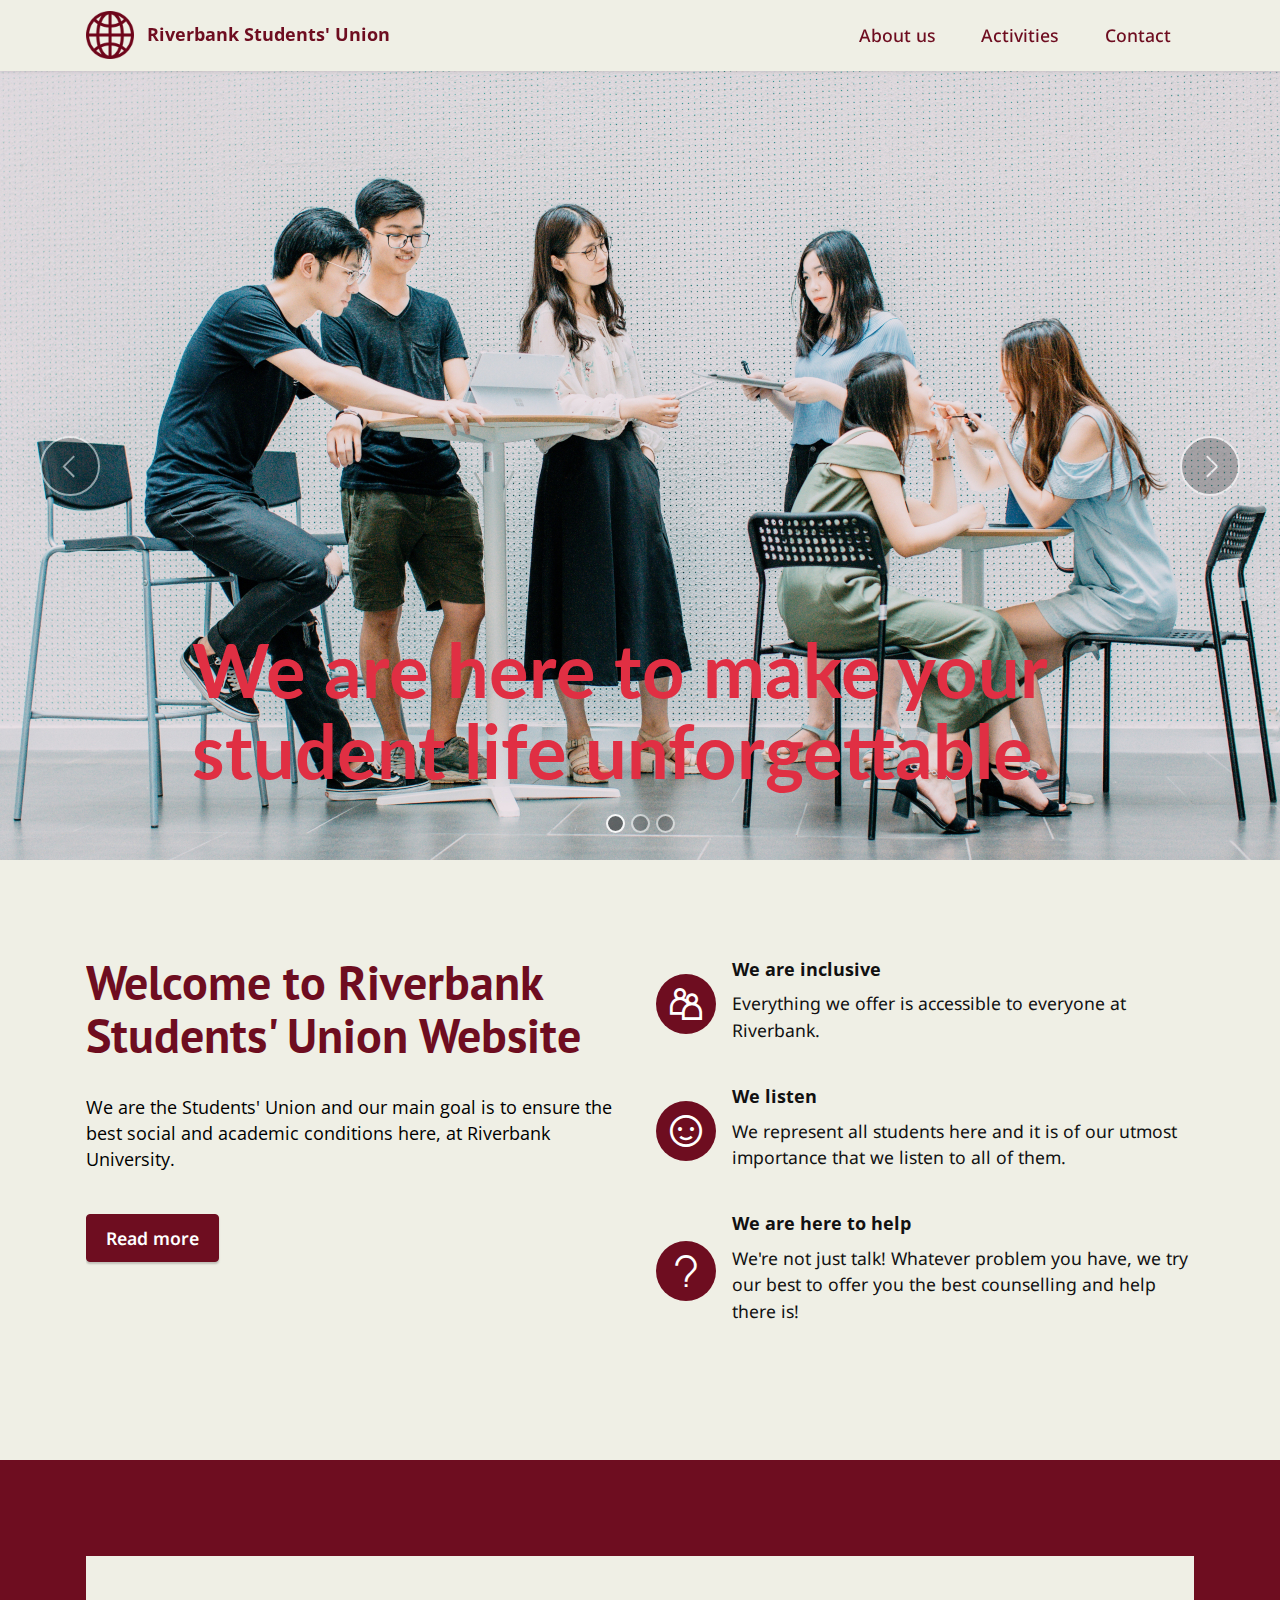
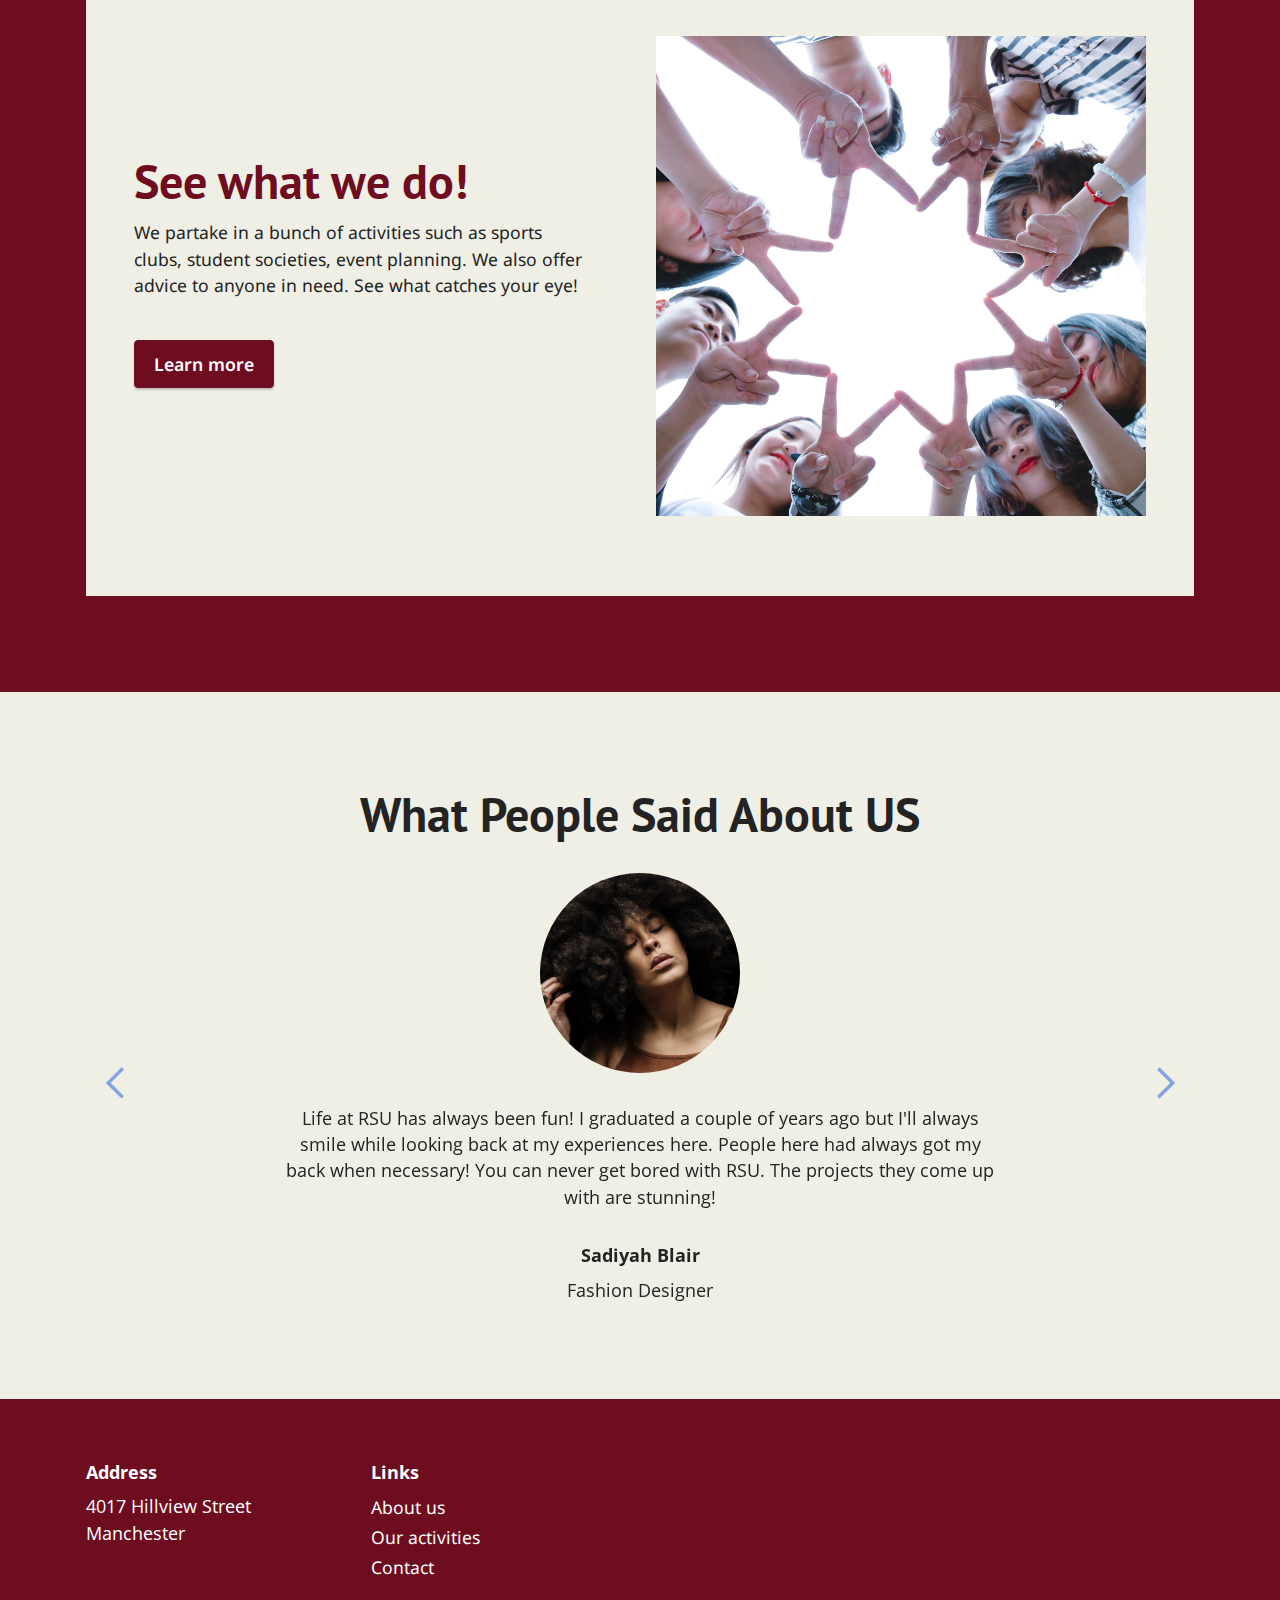
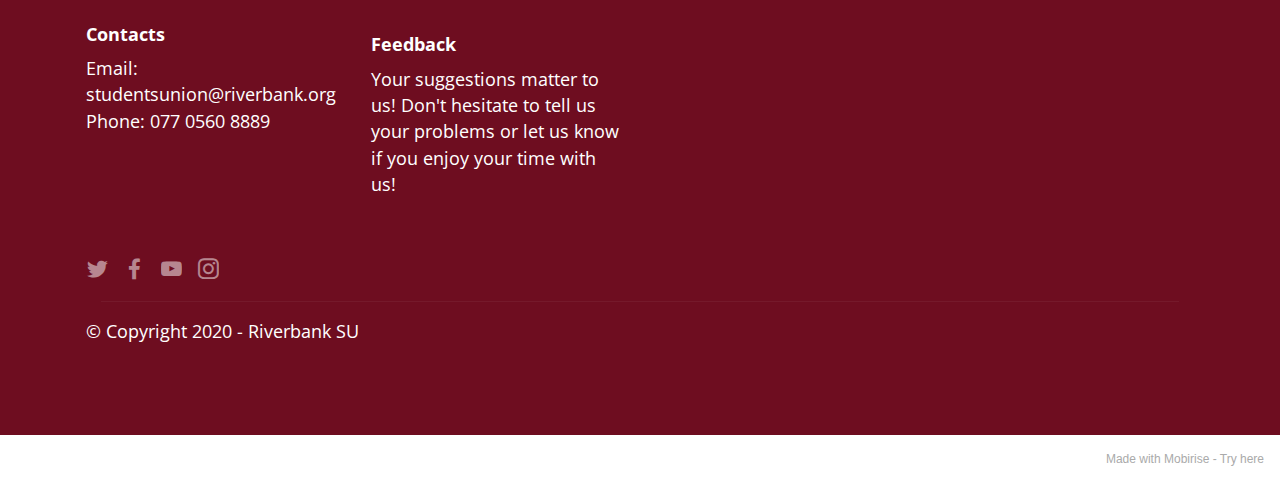
<file: index.html>
<!DOCTYPE html>
<html  >
<head>
  <!-- Site made with Mobirise Website Builder v5.2.0, https://mobirise.com -->
  <meta charset="UTF-8">
  <meta http-equiv="X-UA-Compatible" content="IE=edge">
  <meta name="generator" content="Mobirise v5.2.0, mobirise.com">
  <meta name="viewport" content="width=device-width, initial-scale=1, minimum-scale=1">
  <link rel="shortcut icon" href="assets/images/globe-1.png" type="image/x-icon">
  <meta name="description" content="">
  
  
  <title>Home</title>
  <link rel="stylesheet" href="assets/web/assets/mobirise-icons2/mobirise2.css">
  <link rel="stylesheet" href="assets/tether/tether.min.css">
  <link rel="stylesheet" href="assets/bootstrap/css/bootstrap.min.css">
  <link rel="stylesheet" href="assets/bootstrap/css/bootstrap-grid.min.css">
  <link rel="stylesheet" href="assets/bootstrap/css/bootstrap-reboot.min.css">
  <link rel="stylesheet" href="assets/dropdown/css/style.css">
  <link rel="stylesheet" href="assets/socicon/css/styles.css">
  <link rel="stylesheet" href="assets/theme/css/style.css">
  <link rel="preload" as="style" href="assets/mobirise/css/mbr-additional.css"><link rel="stylesheet" href="assets/mobirise/css/mbr-additional.css" type="text/css">
  
  
  
  
</head>
<body>
  
  <section class="menu menu2 cid-skhMmLjxZo" once="menu" id="menu2-0">
    
    <nav class="navbar navbar-dropdown navbar-fixed-top navbar-expand-lg">
        <div class="container">
            <div class="navbar-brand">
                <span class="navbar-logo">
                    
                        <a href="index.html"><img src="assets/images/globe-1.png" alt="Logo" style="height: 3rem;"></a>
                    
                </span>
                <span class="navbar-caption-wrap"><a class="navbar-caption text-primary display-7" href="index.html">Riverbank Students' Union</a></span>
            </div>
            <button class="navbar-toggler" type="button" data-toggle="collapse" data-target="#navbarSupportedContent" aria-controls="navbarNavAltMarkup" aria-expanded="false" aria-label="Toggle navigation">
                <div class="hamburger">
                    <span></span>
                    <span></span>
                    <span></span>
                    <span></span>
                </div>
            </button>
            <div class="collapse navbar-collapse" id="navbarSupportedContent">
                <ul class="navbar-nav nav-dropdown nav-right" data-app-modern-menu="true"><li class="nav-item"><a class="nav-link link text-primary display-4" href="about.html">
                            About us</a></li>
                    <li class="nav-item"><a class="nav-link link text-primary display-4" href="activities.html">
                            Activities</a></li>
                    <li class="nav-item"><a class="nav-link link text-primary display-4" href="contact.html">Contact</a>
                    </li></ul>
                
                
            </div>
        </div>
    </nav>
</section>

<section class="slider1 cid-skhOUUHZ8T" id="slider1-2">
    
    <div class="carousel slide carousel-fade" id="skyzII1WKj" data-ride="carousel" data-interval="5000">
        <ol class="carousel-indicators">
            <li data-slide-to="0" class="active" data-target="#skyzII1WKj"></li>
            <li data-slide-to="1" data-target="#skyzII1WKj"></li>
            <li data-slide-to="2" data-target="#skyzII1WKj"></li>
        </ol>
        <div class="carousel-inner">
            <div class="carousel-item slider-image item">
                <div class="item-wrapper">
                    <img class="d-block w-100" src="assets/images/fist.jpg" data-slide-to="0">
                    
                    <div class="carousel-caption">
                        <h5 class="mbr-section-subtitle mbr-fonts-style display-1"><strong>We are here to make your student life unforgettable.</strong></h5>
                        
                    </div>
                </div>
            </div><div class="carousel-item slider-image item active">
                <div class="item-wrapper">
                    <img class="d-block w-100" src="assets/images/akson.jpg" data-slide-to="1">
                    
                    <div class="carousel-caption">
                        <h5 class="mbr-section-subtitle mbr-fonts-style display-1"><strong>We are here to make your student life unforgettable.</strong></h5>
                        
                    </div>
                </div>
            </div>
            
            <div class="carousel-item slider-image item">
                <div class="item-wrapper">
                    <img class="d-block w-100" src="assets/images/event-planning.jpg">
                    
                    <div class="carousel-caption">
                        <h5 class="mbr-section-subtitle mbr-fonts-style display-1"><strong>We are here to make your student life unforgettable.</strong></h5>
                        
                    </div>
                </div>
            </div>
        </div>
        <a class="carousel-control carousel-control-prev" role="button" data-slide="prev" href="#skyzII1WKj">
            <span class="mobi-mbri mobi-mbri-arrow-prev" aria-hidden="true"></span>
            <span class="sr-only">Previous</span>
        </a>
        <a class="carousel-control carousel-control-next" role="button" data-slide="next" href="#skyzII1WKj">
            <span class="mobi-mbri mobi-mbri-arrow-next" aria-hidden="true"></span>
            <span class="sr-only">Next</span>
        </a>
    </div>
</section>

<section class="features12 cid-skhQLVPyJz" id="features13-4">

    
    
    <div class="container">
        <div class="row justify-content-center">
            <div class="col-12 col-lg-6">
                <div class="card-wrapper">
                    <div class="card-box align-left">
                        <h4 class="card-title mbr-fonts-style mb-4 display-2">
                            <strong>Welcome to Riverbank Students' Union Website</strong></h4>
                        <p class="mbr-text mbr-fonts-style mb-4 display-7">
                            We are the Students' Union and our main goal is to ensure the best social and academic conditions here, at Riverbank University.</p>
                        <div class="mbr-section-btn"><a class="btn btn-primary display-4" href="about.html">Read more</a></div>
                    </div>
                </div>
            </div>
            <div class="col-12 col-lg-6">
                <div class="item mbr-flex">
                    <div class="icon-box">
                        <span class="mbr-iconfont mobi-mbri-users mobi-mbri"></span>
                    </div>
                    <div class="text-box">
                        <h4 class="icon-title mbr-black mbr-fonts-style display-7"><strong>We are inclusive</strong></h4>
                        <h5 class="icon-text mbr-black mbr-fonts-style display-4">Everything we offer is accessible to everyone at Riverbank.</h5>
                    </div>
                </div>
                <div class="item mbr-flex">
                    <div class="icon-box">
                        <span class="mbr-iconfont mobi-mbri-smile-face mobi-mbri"></span>
                    </div>
                    <div class="text-box">
                        <h4 class="icon-title mbr-black mbr-fonts-style display-7">
                            <strong>We listen</strong></h4>
                        <h5 class="icon-text mbr-black mbr-fonts-style display-4">We represent all students here and it is of our utmost importance that we listen to all of them.</h5>
                    </div>
                </div>
                <div class="item mbr-flex">
                    <div class="icon-box">
                        <span class="mbr-iconfont mobi-mbri-question mobi-mbri"></span>
                    </div>
                    <div class="text-box">
                        <h4 class="icon-title mbr-black mbr-fonts-style display-7">
                            <strong>We are here to help</strong></h4>
                        <h5 class="icon-text mbr-black mbr-fonts-style display-4">We're not just talk! Whatever problem you have, we try our best to offer you the best counselling and help there is!&nbsp;</h5>
                    </div>
                </div>
            </div>
        </div>
    </div>
</section>

<section class="features15 cid-skih8ZDZ9V" id="features16-9">

    

    
    <div class="container">
        <div class="content-wrapper">
            <div class="row align-items-center">
                <div class="col-12 col-lg">
                    <div class="text-wrapper">
                        <h6 class="card-title mbr-fonts-style display-2">
                            <strong>See what we do!</strong></h6>
                        <p class="mbr-text mbr-fonts-style mb-4 display-4">We partake in a bunch of activities such as sports clubs, student societies, event planning. We also offer advice to anyone in need. See what catches your eye!
<br></p>
                        <div class="mbr-section-btn mt-3"><a class="btn btn-primary display-4" href="activities.html">Learn more</a></div>
                    </div>
                </div>
                <div class="col-12 col-lg-6">
                    <div class="image-wrapper">
                        <img src="assets/images/friendship.jpg" alt="Friendship">
                    </div>
                </div>
            </div>
        </div>
    </div>
</section>

<section class="testimonails3 carousel slide testimonials-slider cid-skiLq7ORbu" data-interval="false" id="testimonials3-a">

    

    

    <div class="text-center container">
        <h3 class="mb-4 mbr-fonts-style display-2">
            <strong>What People Said About US</strong></h3>

        <div class="carousel slide" role="listbox" data-pause="true" data-keyboard="false" data-ride="false" data-interval="false">
            <div class="carousel-inner">
                
                
            <div class="carousel-item">
                    <div class="user col-md-8">
                        <div class="user_image">
                            <img src="assets/images/woman13.jpg" alt="Woman">
                        </div>
                        <div class="user_text mb-4">
                            <p class="mbr-fonts-style display-7">
                                Life at RSU has always been fun! I graduated a couple of years ago but I'll always smile while looking back at my experiences here. People here had always got my back when necessary! You can never get bored with RSU. The projects they come up with are stunning!</p>
                        </div>
                        <div class="user_name mbr-fonts-style mb-2 display-7"><strong>Sadiyah Blair</strong></div>
                        <div class="user_desk mbr-fonts-style display-7">Fashion Designer</div>
                    </div>
                </div><div class="carousel-item">
                    <div class="user col-md-8">
                        <div class="user_image">
                            <img src="assets/images/man36.jpg" alt="Man">
                        </div>
                        <div class="user_text mb-4">
                            <p class="mbr-fonts-style display-7">The amount of time we have spent here working on everything was definitely worth it! Every student here deserves the best services and the people I've worked with made sure of that and even more. I still talk to my teammates but I surely miss my time here.</p>
                        </div>
                        <div class="user_name mbr-fonts-style mb-2 display-7"><strong>Gabe Dominguez
</strong></div>
                        <div class="user_desk mbr-fonts-style display-7">
                            Former Volunteer</div>
                    </div>
                </div><div class="carousel-item">
                    <div class="user col-md-8">
                        <div class="user_image">
                            <img src="assets/images/woman29.jpg" alt="Woman">
                        </div>
                        <div class="user_text mb-4">
                            <p class="mbr-fonts-style display-7">My life as a student here wouldn't have been the same without RSU. Every new project they came up with was brilliantly well thought and they were always by your side when you needed them. I hope new students know that they have a lovely team to count on!</p>
                        </div>
                        <div class="user_name mbr-fonts-style mb-2 display-7"><strong>Debra Carey</strong></div>
                        <div class="user_desk mbr-fonts-style display-7">
                            Software Developer</div>
                    </div>
                </div></div>

            <div class="carousel-controls">
                <a class="carousel-control-prev" role="button" data-slide="prev">
                    <span aria-hidden="true" class="mobi-mbri mobi-mbri-arrow-prev mbr-iconfont"></span>
                    <span class="sr-only">Previous</span>
                </a>

                <a class="carousel-control-next" role="button" data-slide="next">
                    <span aria-hidden="true" class="mobi-mbri mobi-mbri-arrow-next mbr-iconfont"></span>
                    <span class="sr-only">Next</span>
                </a>
            </div>
        </div>
    </div>
</section>

<section class="footer6 cid-skigMnmzud" once="footers" id="footer6-8">

    

    

    <div class="container">
        <div class="row content mbr-white">
            <div class="col-12 col-md-3 mbr-fonts-style display-7">
                <h5 class="mbr-section-subtitle mbr-fonts-style mb-2 display-7">
                    <strong>Address</strong>
                </h5>
                <p class="mbr-text mbr-fonts-style display-7">4017 Hillview Street Manchester</p> <br>
                <h5 class="mbr-section-subtitle mbr-fonts-style mb-2 mt-4 display-7">
                    <strong>Contacts</strong>
                </h5>
                <p class="mbr-text mbr-fonts-style mb-4 display-7">
                    Email: studentsunion@riverbank.org <br>
                    Phone: 077 0560 8889</p>
            </div>
            <div class="col-12 col-md-3 mbr-fonts-style display-4">
                <h5 class="mbr-section-subtitle mbr-fonts-style mb-2 display-7">
                    <strong>Links</strong>
                </h5>
                <ul class="list mbr-fonts-style mb-4 display-4">
                    <li class="mbr-text item-wrap"><a href="about.html" class="text-white">About us</a></li><li class="mbr-text item-wrap"><a href="activities.html" class="text-white">Our activities</a></li><li class="mbr-text item-wrap"><a href="contact.html" class="text-white">Contact</a></li>
                </ul>
                <h5 class="mbr-section-subtitle mbr-fonts-style mb-2 mt-5 display-7">
                    <strong>Feedback</strong>
                </h5>
                <p class="mbr-text mbr-fonts-style mb-4 display-7">
                    Your suggestions matter to us! Don't hesitate to tell us your problems or let us know if you enjoy your time with us!</p>
            </div>
            <div class="col-12 col-md-6">
                <div class="google-map"><iframe frameborder="0" style="border:0" src="https://www.google.com/maps/embed/v1/place?key=AIzaSyDk89J4FSunMF33ruMVWJaJht_Ro0kvoXs&amp;q=Manchester" allowfullscreen=""></iframe></div>
            </div>
            <div class="col-md-6">
                <div class="social-list align-left">
                    <div class="soc-item">
                        <a href="https://twitter.com" target="_blank">
                            <span class="mbr-iconfont mbr-iconfont-social socicon-twitter socicon"></span>
                        </a>
                    </div>
                    <div class="soc-item">
                        <a href="https://www.facebook.com" target="_blank">
                            <span class="mbr-iconfont mbr-iconfont-social socicon-facebook socicon"></span>
                        </a>
                    </div>
                    <div class="soc-item">
                        <a href="https://www.youtube.com" target="_blank">
                            <span class="mbr-iconfont mbr-iconfont-social socicon-youtube socicon"></span>
                        </a>
                    </div>
                    <div class="soc-item">
                        <a href="https://instagram.com" target="_blank">
                            <span class="mbr-iconfont mbr-iconfont-social socicon-instagram socicon"></span>
                        </a>
                    </div>
                    
                    
                </div>
            </div>
        </div>
        <div class="footer-lower">
            <div class="media-container-row">
                <div class="col-sm-12">
                    <hr>
                </div>
            </div>
            <div class="col-sm-12 copyright pl-0">
                <p class="mbr-text mbr-fonts-style mbr-white display-7">
                    © Copyright 2020 - Riverbank SU
                </p>
            </div>
        </div>
    </div>
</section><section style="background-color: #fff; font-family: -apple-system, BlinkMacSystemFont, 'Segoe UI', 'Roboto', 'Helvetica Neue', Arial, sans-serif; color:#aaa; font-size:12px; padding: 0; align-items: center; display: flex;"><a href="https://mobirise.site/h" style="flex: 1 1; height: 3rem; padding-left: 1rem;"></a><p style="flex: 0 0 auto; margin:0; padding-right:1rem;">Made with Mobirise - <a href="https://mobirise.site/k" style="color:#aaa;">Try here</a></p></section><script src="assets/web/assets/jquery/jquery.min.js"></script>  <script src="assets/popper/popper.min.js"></script>  <script src="assets/tether/tether.min.js"></script>  <script src="assets/bootstrap/js/bootstrap.min.js"></script>  <script src="assets/smoothscroll/smooth-scroll.js"></script>  <script src="assets/dropdown/js/nav-dropdown.js"></script>  <script src="assets/dropdown/js/navbar-dropdown.js"></script>  <script src="assets/touchswipe/jquery.touch-swipe.min.js"></script>  <script src="assets/bootstrapcarouselswipe/bootstrap-carousel-swipe.js"></script>  <script src="assets/mbr-testimonials-slider/mbr-testimonials-slider.js"></script>  <script src="assets/theme/js/script.js"></script>  
  
  
</body>
</html>
</file>
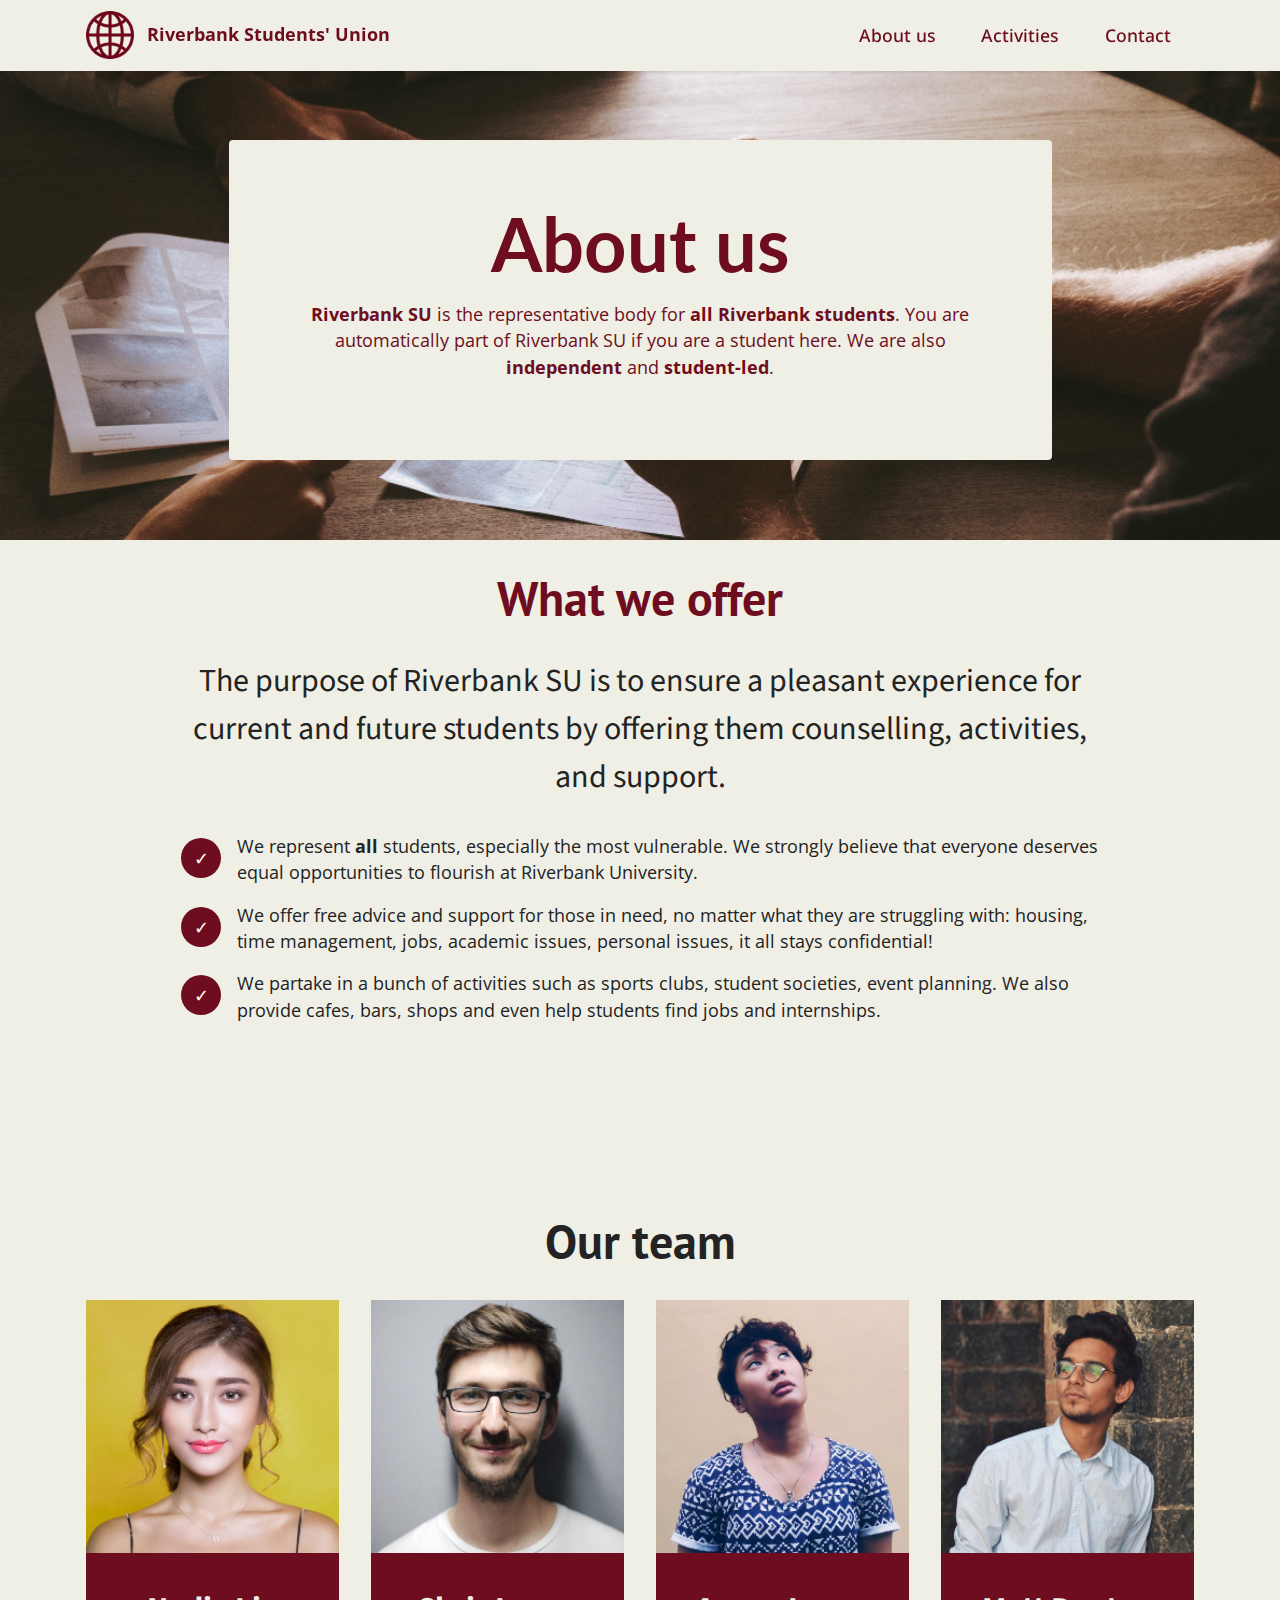
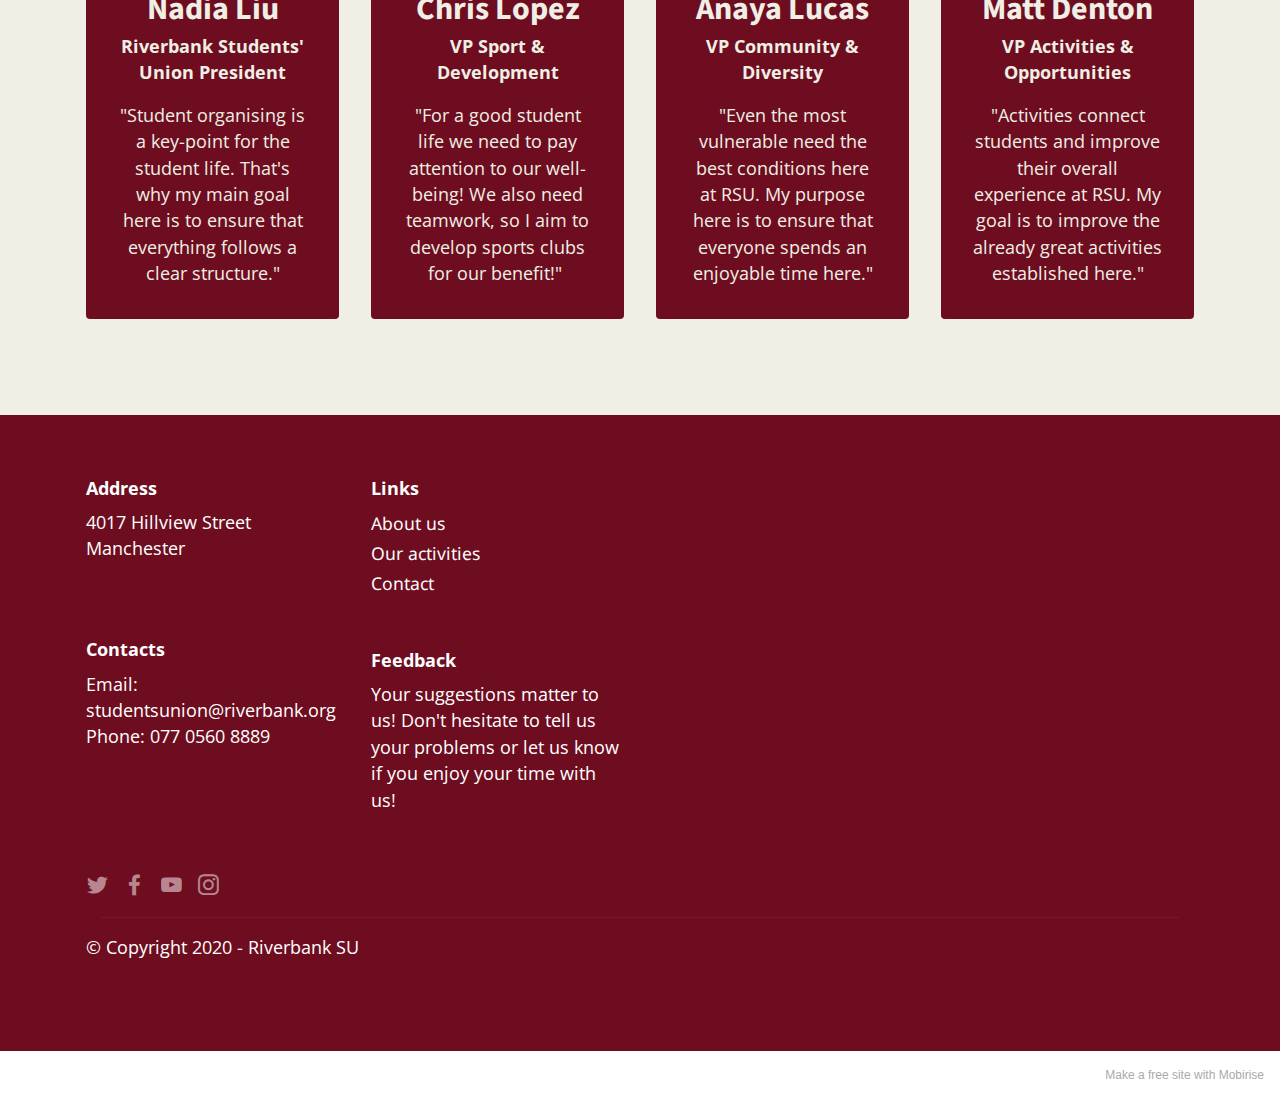
<file: about.html>
<!DOCTYPE html>
<html  >
<head>
  <!-- Site made with Mobirise Website Builder v5.2.0, https://mobirise.com -->
  <meta charset="UTF-8">
  <meta http-equiv="X-UA-Compatible" content="IE=edge">
  <meta name="generator" content="Mobirise v5.2.0, mobirise.com">
  <meta name="viewport" content="width=device-width, initial-scale=1, minimum-scale=1">
  <link rel="shortcut icon" href="assets/images/globe-1.png" type="image/x-icon">
  <meta name="description" content="">
  
  
  <title>About</title>
  <link rel="stylesheet" href="assets/tether/tether.min.css">
  <link rel="stylesheet" href="assets/bootstrap/css/bootstrap.min.css">
  <link rel="stylesheet" href="assets/bootstrap/css/bootstrap-grid.min.css">
  <link rel="stylesheet" href="assets/bootstrap/css/bootstrap-reboot.min.css">
  <link rel="stylesheet" href="assets/dropdown/css/style.css">
  <link rel="stylesheet" href="assets/socicon/css/styles.css">
  <link rel="stylesheet" href="assets/theme/css/style.css">
  <link rel="preload" as="style" href="assets/mobirise/css/mbr-additional.css"><link rel="stylesheet" href="assets/mobirise/css/mbr-additional.css" type="text/css">
  
  
  
  
</head>
<body>
  
  <section class="menu menu2 cid-skhMmLjxZo" once="menu" id="menu2-d">
    
    <nav class="navbar navbar-dropdown navbar-fixed-top navbar-expand-lg">
        <div class="container">
            <div class="navbar-brand">
                <span class="navbar-logo">
                    
                        <a href="index.html"><img src="assets/images/globe-1.png" alt="Logo" style="height: 3rem;"></a>
                    
                </span>
                <span class="navbar-caption-wrap"><a class="navbar-caption text-primary display-7" href="index.html">Riverbank Students' Union</a></span>
            </div>
            <button class="navbar-toggler" type="button" data-toggle="collapse" data-target="#navbarSupportedContent" aria-controls="navbarNavAltMarkup" aria-expanded="false" aria-label="Toggle navigation">
                <div class="hamburger">
                    <span></span>
                    <span></span>
                    <span></span>
                    <span></span>
                </div>
            </button>
            <div class="collapse navbar-collapse" id="navbarSupportedContent">
                <ul class="navbar-nav nav-dropdown nav-right" data-app-modern-menu="true"><li class="nav-item"><a class="nav-link link text-primary display-4" href="about.html">
                            About us</a></li>
                    <li class="nav-item"><a class="nav-link link text-primary display-4" href="activities.html">
                            Activities</a></li>
                    <li class="nav-item"><a class="nav-link link text-primary display-4" href="contact.html">Contact</a>
                    </li></ul>
                
                
            </div>
        </div>
    </nav>
</section>

<section class="header12 cid-skjhHKtJoJ mbr-parallax-background" id="header12-j">

    

    
    <div class="container">
        <div class="row justify-content-center">
            <div class="card col-12 col-md-12 col-lg-9">
                <div class="card-wrapper">
                    <div class="card-box align-center">
                        <h1 class="card-title mbr-fonts-style mb-3 display-1">
                            <strong>About us</strong></h1>
                        <p class="mbr-text mbr-fonts-style display-7"><strong>Riverbank SU</strong> is the representative body for <strong>all Riverbank students</strong>. You are automatically part of Riverbank SU if you are a student here. We are also <strong>independent</strong> and <strong>student-led</strong>.</p>
                        
                    </div>
                </div>
            </div>
        </div>
    </div>
</section>

<section class="content4 cid-skjf7Pmlff" id="content4-g">
    
    
    <div class="container">
        <div class="row justify-content-center">
            <div class="title col-md-12 col-lg-10">
                <h3 class="mbr-section-title mbr-fonts-style align-center mb-4 display-2">
                    <strong>What we offer</strong></h3>
                <h4 class="mbr-section-subtitle align-center mbr-fonts-style mb-4 display-5">The purpose of Riverbank SU is to ensure a pleasant experience for current and future students by offering them counselling, activities, and support.</h4>
                
            </div>
        </div>
    </div>
</section>

<section class="content8 cid-skjfFhBJfi" id="content8-i">
    
    <div class="container">
        <div class="row justify-content-center">
            <div class="counter-container col-md-12 col-lg-10">
                
                <div class="mbr-text mbr-fonts-style display-7">
                    <ul>
                        <li>We represent&nbsp;<strong>all</strong> students, especially the most vulnerable. We strongly believe that everyone deserves equal opportunities to flourish at Riverbank University.</li>
                        <li>We offer free advice and support for those in need, no matter what they are struggling with: housing, time management, jobs, academic issues, personal issues, it all stays confidential!</li><li>We partake in a bunch of activities such as sports clubs, student societies, event planning. We also provide cafes, bars, shops and even help students find jobs and internships.&nbsp;</li></ul><ul>
                    </ul>
                </div>
            </div>
        </div>
    </div>
</section>

<section class="team1 cid-skjfhzX9Cu" id="team1-h">
    

    
    <div class="container">
        <div class="row justify-content-center">
            <div class="col-12">
                <h3 class="mbr-section-title mbr-fonts-style align-center mb-4 display-2">
                    <strong>Our team</strong>
                </h3>
                
            </div>
            <div class="col-sm-6 col-lg-3">
                <div class="card-wrap">
                    <div class="image-wrap">
                        <img src="assets/images/woman08.jpg" alt="">
                    </div>
                    <div class="content-wrap">
                        <h5 class="mbr-section-title card-title mbr-fonts-style align-center m-0 display-5"><strong>Nadia Liu</strong></h5>
                        <h6 class="mbr-role mbr-fonts-style align-center mb-3 display-7"><strong>Riverbank Students' Union President</strong></h6>
                        <p class="card-text mbr-fonts-style align-center display-7">"Student organising is a key-point for the student life. That's why my main goal here is to ensure that everything follows a clear structure."</p>
                        
                        
                    </div>
                </div>
            </div>

            <div class="col-sm-6 col-lg-3">
                <div class="card-wrap">
                    <div class="image-wrap">
                        <img src="assets/images/man15.jpg" alt="">
                    </div>
                    <div class="content-wrap">
                        <h5 class="mbr-section-title card-title mbr-fonts-style align-center m-0 display-5"><strong>Chris Lopez</strong></h5>
                        <h6 class="mbr-role mbr-fonts-style align-center mb-3 display-7"><strong>VP Sport &amp; Development</strong></h6>
                        <p class="card-text mbr-fonts-style align-center display-7">"For a good student life we need to pay attention to our well-being! We also need teamwork, so I aim to develop sports clubs for our benefit!"&nbsp;</p>
                        
                        
                    </div>
                </div>
            </div>

            <div class="col-sm-6 col-lg-3">
                <div class="card-wrap">
                    <div class="image-wrap">
                        <img src="assets/images/woman34-1.jpg" alt="">
                    </div>
                    <div class="content-wrap">
                        <h5 class="mbr-section-title card-title mbr-fonts-style align-center m-0 display-5"><strong>Anaya Lucas</strong></h5>
                        <h6 class="mbr-role mbr-fonts-style align-center mb-3 display-7"><strong>VP Community &amp; Diversity
</strong></h6>
                        <p class="card-text mbr-fonts-style align-center display-7">"Even the most vulnerable need the best conditions here at RSU. My purpose here is to ensure that everyone spends an enjoyable time here."</p>
                        
                        
                    </div>
                </div>
            </div>

            <div class="col-sm-6 col-lg-3">
                <div class="card-wrap">
                    <div class="image-wrap">
                        <img src="assets/images/man23.jpg" alt="">
                    </div>
                    <div class="content-wrap">
                        <h5 class="mbr-section-title card-title mbr-fonts-style align-center m-0 display-5"><strong>Matt Denton</strong></h5>
                        <h6 class="mbr-role mbr-fonts-style align-center mb-3 display-7"><strong>VP Activities &amp; Opportunities</strong></h6>
                        <p class="card-text mbr-fonts-style align-center display-7">"Activities connect students and improve their overall experience at RSU. My goal is to improve the already great activities established here."</p>
                        
                        
                    </div>
                </div>
            </div>
        </div>
    </div>
</section>

<section class="footer6 cid-skigMnmzud" once="footers" id="footer6-e">

    

    

    <div class="container">
        <div class="row content mbr-white">
            <div class="col-12 col-md-3 mbr-fonts-style display-7">
                <h5 class="mbr-section-subtitle mbr-fonts-style mb-2 display-7">
                    <strong>Address</strong>
                </h5>
                <p class="mbr-text mbr-fonts-style display-7">4017 Hillview Street Manchester</p> <br>
                <h5 class="mbr-section-subtitle mbr-fonts-style mb-2 mt-4 display-7">
                    <strong>Contacts</strong>
                </h5>
                <p class="mbr-text mbr-fonts-style mb-4 display-7">
                    Email: studentsunion@riverbank.org <br>
                    Phone: 077 0560 8889</p>
            </div>
            <div class="col-12 col-md-3 mbr-fonts-style display-4">
                <h5 class="mbr-section-subtitle mbr-fonts-style mb-2 display-7">
                    <strong>Links</strong>
                </h5>
                <ul class="list mbr-fonts-style mb-4 display-4">
                    <li class="mbr-text item-wrap"><a href="about.html" class="text-white">About us</a></li><li class="mbr-text item-wrap"><a href="activities.html" class="text-white">Our activities</a></li><li class="mbr-text item-wrap"><a href="contact.html" class="text-white">Contact</a></li>
                </ul>
                <h5 class="mbr-section-subtitle mbr-fonts-style mb-2 mt-5 display-7">
                    <strong>Feedback</strong>
                </h5>
                <p class="mbr-text mbr-fonts-style mb-4 display-7">
                    Your suggestions matter to us! Don't hesitate to tell us your problems or let us know if you enjoy your time with us!</p>
            </div>
            <div class="col-12 col-md-6">
                <div class="google-map"><iframe frameborder="0" style="border:0" src="https://www.google.com/maps/embed/v1/place?key=AIzaSyCZI5F_k6S1k46ujh0SNrapM89f7mJxd30&amp;q=Manchester" allowfullscreen=""></iframe></div>
            </div>
            <div class="col-md-6">
                <div class="social-list align-left">
                    <div class="soc-item">
                        <a href="https://twitter.com" target="_blank">
                            <span class="mbr-iconfont mbr-iconfont-social socicon-twitter socicon"></span>
                        </a>
                    </div>
                    <div class="soc-item">
                        <a href="https://www.facebook.com" target="_blank">
                            <span class="mbr-iconfont mbr-iconfont-social socicon-facebook socicon"></span>
                        </a>
                    </div>
                    <div class="soc-item">
                        <a href="https://www.youtube.com" target="_blank">
                            <span class="mbr-iconfont mbr-iconfont-social socicon-youtube socicon"></span>
                        </a>
                    </div>
                    <div class="soc-item">
                        <a href="https://instagram.com" target="_blank">
                            <span class="mbr-iconfont mbr-iconfont-social socicon-instagram socicon"></span>
                        </a>
                    </div>
                    
                    
                </div>
            </div>
        </div>
        <div class="footer-lower">
            <div class="media-container-row">
                <div class="col-sm-12">
                    <hr>
                </div>
            </div>
            <div class="col-sm-12 copyright pl-0">
                <p class="mbr-text mbr-fonts-style mbr-white display-7">
                    © Copyright 2020 - Riverbank SU
                </p>
            </div>
        </div>
    </div>
</section><section style="background-color: #fff; font-family: -apple-system, BlinkMacSystemFont, 'Segoe UI', 'Roboto', 'Helvetica Neue', Arial, sans-serif; color:#aaa; font-size:12px; padding: 0; align-items: center; display: flex;"><a href="https://mobirise.site/f" style="flex: 1 1; height: 3rem; padding-left: 1rem;"></a><p style="flex: 0 0 auto; margin:0; padding-right:1rem;">Make a free <a href="https://mobirise.site/y" style="color:#aaa;">site</a> with Mobirise</p></section><script src="assets/web/assets/jquery/jquery.min.js"></script>  <script src="assets/popper/popper.min.js"></script>  <script src="assets/tether/tether.min.js"></script>  <script src="assets/bootstrap/js/bootstrap.min.js"></script>  <script src="assets/smoothscroll/smooth-scroll.js"></script>  <script src="assets/dropdown/js/nav-dropdown.js"></script>  <script src="assets/dropdown/js/navbar-dropdown.js"></script>  <script src="assets/touchswipe/jquery.touch-swipe.min.js"></script>  <script src="assets/parallax/jarallax.min.js"></script>  <script src="assets/theme/js/script.js"></script>  
  
  
</body>
</html>
</file>
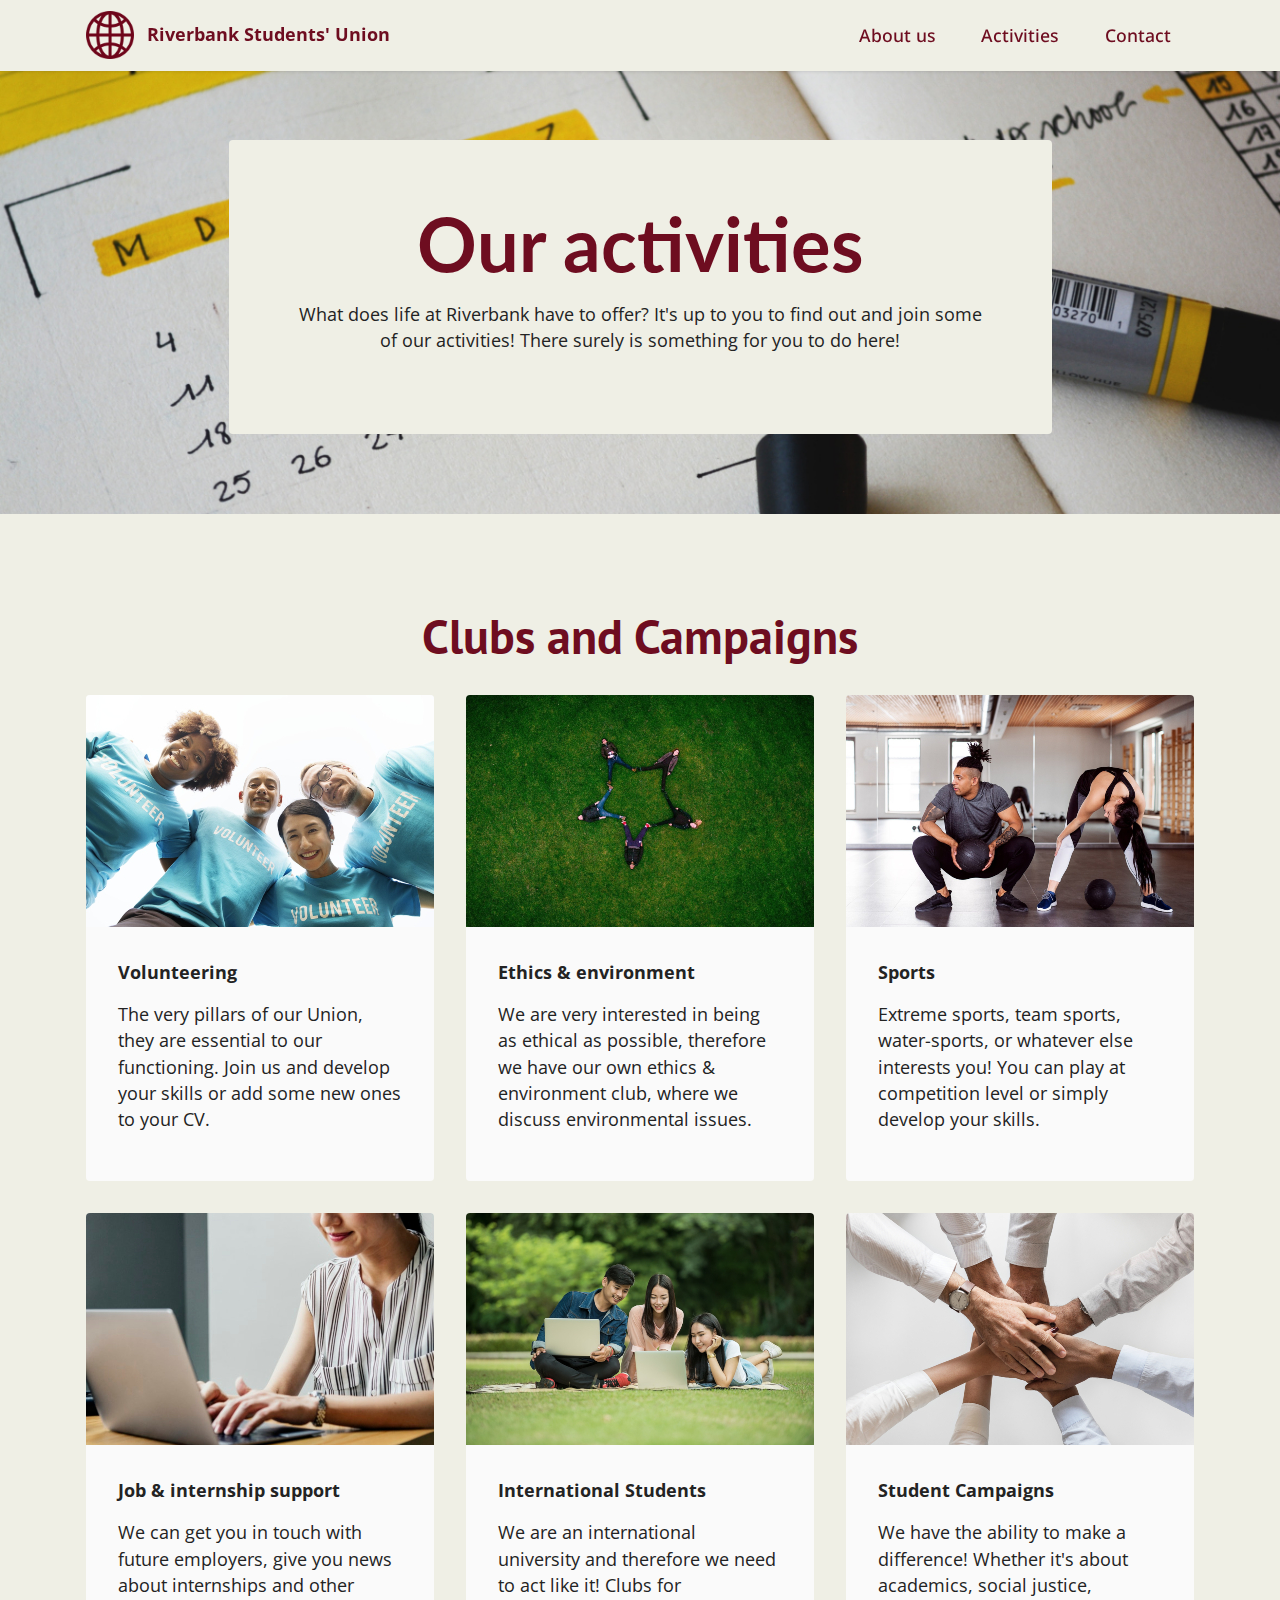
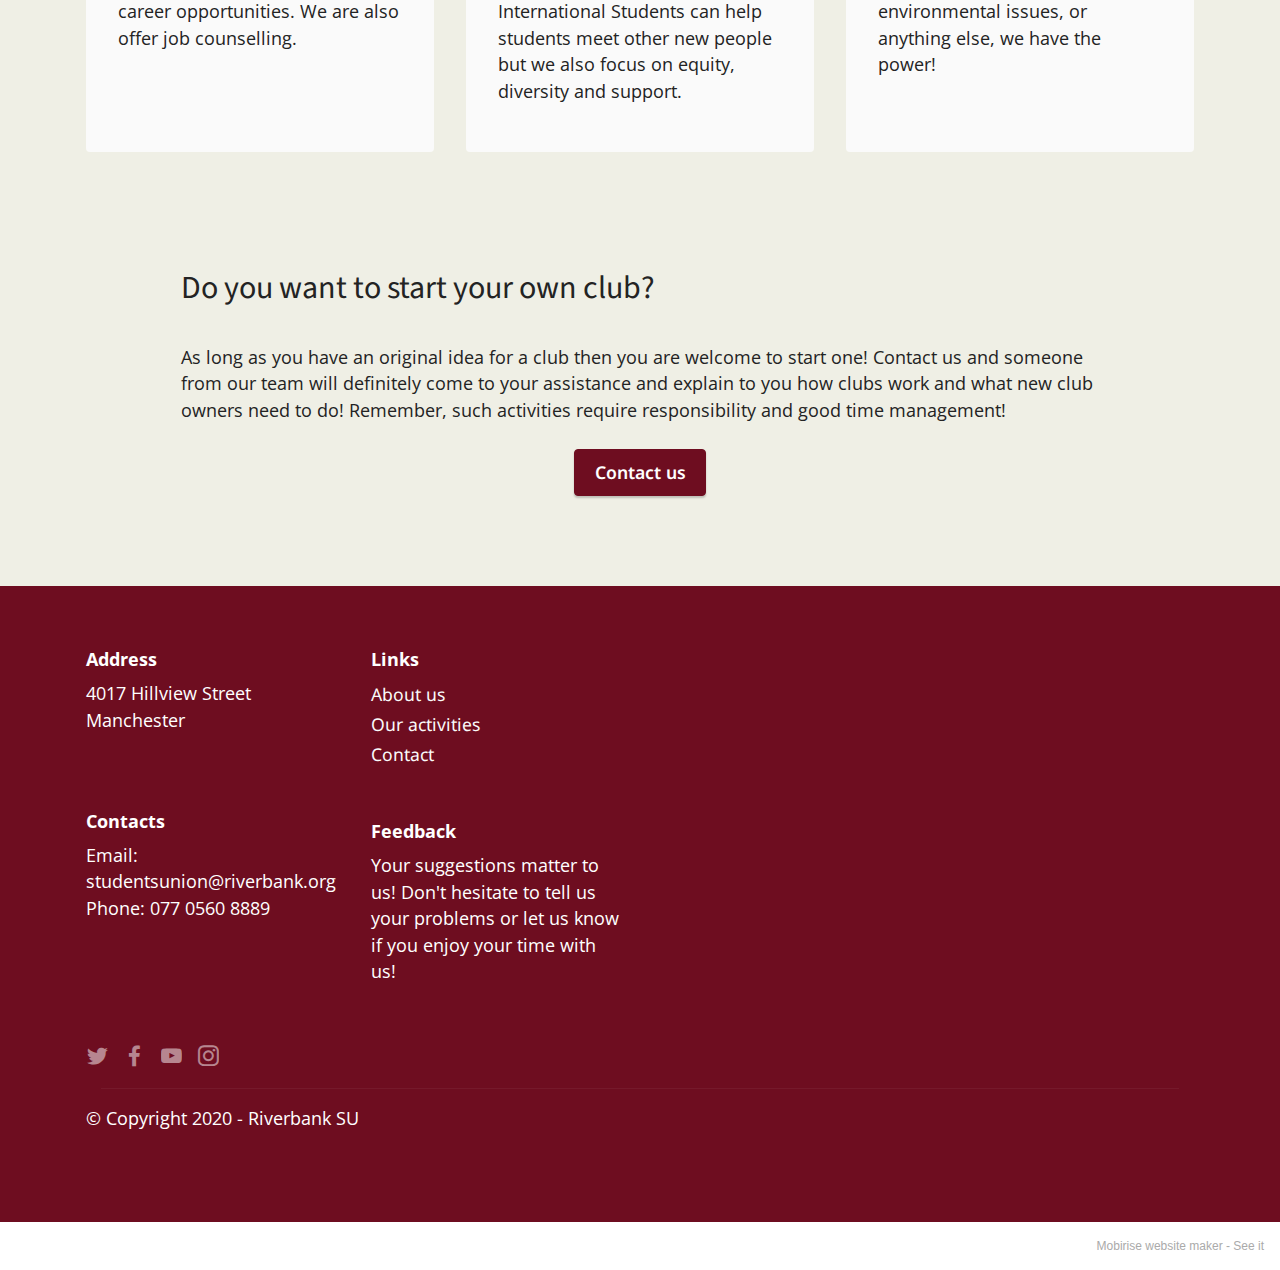
<file: activities.html>
<!DOCTYPE html>
<html  >
<head>
  <!-- Site made with Mobirise Website Builder v5.2.0, https://mobirise.com -->
  <meta charset="UTF-8">
  <meta http-equiv="X-UA-Compatible" content="IE=edge">
  <meta name="generator" content="Mobirise v5.2.0, mobirise.com">
  <meta name="viewport" content="width=device-width, initial-scale=1, minimum-scale=1">
  <link rel="shortcut icon" href="assets/images/globe-1.png" type="image/x-icon">
  <meta name="description" content="">
  
  
  <title>Activities</title>
  <link rel="stylesheet" href="assets/tether/tether.min.css">
  <link rel="stylesheet" href="assets/bootstrap/css/bootstrap.min.css">
  <link rel="stylesheet" href="assets/bootstrap/css/bootstrap-grid.min.css">
  <link rel="stylesheet" href="assets/bootstrap/css/bootstrap-reboot.min.css">
  <link rel="stylesheet" href="assets/dropdown/css/style.css">
  <link rel="stylesheet" href="assets/socicon/css/styles.css">
  <link rel="stylesheet" href="assets/theme/css/style.css">
  <link rel="preload" as="style" href="assets/mobirise/css/mbr-additional.css"><link rel="stylesheet" href="assets/mobirise/css/mbr-additional.css" type="text/css">
  
  
  
  
</head>
<body>
  
  <section class="menu menu2 cid-skhMmLjxZo" once="menu" id="menu2-k">
    
    <nav class="navbar navbar-dropdown navbar-fixed-top navbar-expand-lg">
        <div class="container">
            <div class="navbar-brand">
                <span class="navbar-logo">
                    
                        <a href="index.html"><img src="assets/images/globe-1.png" alt="Logo" style="height: 3rem;"></a>
                    
                </span>
                <span class="navbar-caption-wrap"><a class="navbar-caption text-primary display-7" href="index.html">Riverbank Students' Union</a></span>
            </div>
            <button class="navbar-toggler" type="button" data-toggle="collapse" data-target="#navbarSupportedContent" aria-controls="navbarNavAltMarkup" aria-expanded="false" aria-label="Toggle navigation">
                <div class="hamburger">
                    <span></span>
                    <span></span>
                    <span></span>
                    <span></span>
                </div>
            </button>
            <div class="collapse navbar-collapse" id="navbarSupportedContent">
                <ul class="navbar-nav nav-dropdown nav-right" data-app-modern-menu="true"><li class="nav-item"><a class="nav-link link text-primary display-4" href="about.html">
                            About us</a></li>
                    <li class="nav-item"><a class="nav-link link text-primary display-4" href="activities.html">
                            Activities</a></li>
                    <li class="nav-item"><a class="nav-link link text-primary display-4" href="contact.html">Contact</a>
                    </li></ul>
                
                
            </div>
        </div>
    </nav>
</section>

<section class="header12 cid-skjxnOeq24 mbr-parallax-background" id="header12-m">

    

    
    <div class="container">
        <div class="row justify-content-center">
            <div class="card col-12 col-md-12 col-lg-9">
                <div class="card-wrapper">
                    <div class="card-box align-center">
                        <h1 class="card-title mbr-fonts-style mb-3 display-1">
                            <strong>Our activities</strong></h1>
                        <p class="mbr-text mbr-fonts-style display-7">What does life at Riverbank have to offer? It's up to you to find out and join some of our activities! There surely is something for you to do here!
<br></p>
                        
                    </div>
                </div>
            </div>
        </div>
    </div>
</section>

<section class="gallery3 cid-skjxu89SlV" id="gallery3-o">
    
    
    <div class="container">
        <div class="mbr-section-head">
            <h4 class="mbr-section-title mbr-fonts-style align-center mb-0 display-2">
                <strong>Clubs and Campaigns</strong></h4>
            
        </div>
        <div class="row mt-4">
            <div class="item features-image сol-12 col-md-6 col-lg-4">
                <div class="item-wrapper">
                    <div class="item-img">
                        <img src="assets/images/adult-3641206.jpg" alt="">
                    </div>
                    <div class="item-content">
                        <h5 class="item-title mbr-fonts-style display-7">
                            <strong>Volunteering</strong>
                        </h5>
                        
                        <p class="mbr-text mbr-fonts-style mt-3 display-7">The very pillars of our Union, they are essential to our functioning. Join us and develop your skills or add some new ones to your CV.
<br></p>
                    </div>
                    
                </div>
            </div>
            <div class="item features-image сol-12 col-md-6 col-lg-4">
                <div class="item-wrapper">
                    <div class="item-img">
                        <img src="assets/images/adult-1853485.jpg" alt="">
                    </div>
                    <div class="item-content">
                        <h5 class="item-title mbr-fonts-style display-7"><strong>Ethics &amp; environment&nbsp;</strong></h5>
                        
                        <p class="mbr-text mbr-fonts-style mt-3 display-7">We are very interested in being as ethical as possible, therefore we have our own ethics &amp; environment club, where we discuss environmental issues.<br></p>
                    </div>
                    
                </div>
            </div>
            <div class="item features-image сol-12 col-md-6 col-lg-4">
                <div class="item-wrapper">
                    <div class="item-img">
                        <img src="assets/images/fitness-4318714.jpg" alt="">
                    </div>
                    <div class="item-content">
                        <h5 class="item-title mbr-fonts-style display-7">
                            <strong>Sports</strong></h5>
                        
                        <p class="mbr-text mbr-fonts-style mt-3 display-7">Extreme sports, team sports, water-sports, or whatever else interests you! You can play at competition level or simply develop your skills.
<br></p>
                    </div>
                    
                </div>
            </div>
            <div class="item features-image сol-12 col-md-6 col-lg-4">
                <div class="item-wrapper">
                    <div class="item-img">
                        <img src="assets/images/work-1.jpg" alt="" title="">
                    </div>
                    <div class="item-content">
                        <h5 class="item-title mbr-fonts-style display-7"><strong>Job &amp; internship support
</strong></h5>
                        
                        <p class="mbr-text mbr-fonts-style mt-3 display-7">We can get you in touch with future employers, give you news about internships and other career opportunities. We are also offer job counselling.
<br></p>
                    </div>
                    
                </div>
            </div><div class="item features-image сol-12 col-md-6 col-lg-4">
                <div class="item-wrapper">
                    <div class="item-img">
                        <img src="assets/images/students-1807506.jpg" alt="" title="" data-slide-to="4">
                    </div>
                    <div class="item-content">
                        <h5 class="item-title mbr-fonts-style display-7">
                            <strong>International Students</strong></h5>
                        
                        <p class="mbr-text mbr-fonts-style mt-3 display-7">We are an international university and therefore we need to act like it! Clubs for International Students can help students meet other new people but we also focus on equity, diversity and support.</p>
                    </div>
                    
                </div>
            </div><div class="item features-image сol-12 col-md-6 col-lg-4">
                <div class="item-wrapper">
                    <div class="item-img">
                        <img src="assets/images/teamwork1.jpg" alt="" title="" data-slide-to="5">
                    </div>
                    <div class="item-content">
                        <h5 class="item-title mbr-fonts-style display-7">
                            <strong>Student Campaigns</strong></h5>
                        
                        <p class="mbr-text mbr-fonts-style mt-3 display-7">We have the ability to make a difference! Whether it's about academics, social justice, environmental issues, or anything else, we have the power!</p>
                    </div>
                    
                </div>
            </div>
        </div>
    </div>
</section>

<section class="content5 cid-skjzFnqVev" id="content5-r">
    
    <div class="container">
        <div class="row justify-content-center">
            <div class="col-md-12 col-lg-10">
                
                <h4 class="mbr-section-subtitle mbr-fonts-style mb-4 display-5">Do you want to start your own club?</h4>
                <p class="mbr-text mbr-fonts-style display-7">
                    As long as you have an original idea for a club then you are welcome to start one! Contact us and someone from our team will definitely come to your assistance and explain to you how clubs work and what new club owners need to do! Remember, such activities require responsibility and good time management!</p>
            </div>
        </div>
    </div>
</section>

<section class="content11 cid-skjMSQYfSX" id="content11-t">
    
    <div class="container">
        <div class="row justify-content-center">
            <div class="col-md-12 col-lg-10">
                <div class="mbr-section-btn align-center"><a class="btn btn-primary display-4" href="contact.html">Contact us</a></div>
            </div>
        </div>
    </div>
</section>

<section class="footer6 cid-skigMnmzud" once="footers" id="footer6-l">

    

    

    <div class="container">
        <div class="row content mbr-white">
            <div class="col-12 col-md-3 mbr-fonts-style display-7">
                <h5 class="mbr-section-subtitle mbr-fonts-style mb-2 display-7">
                    <strong>Address</strong>
                </h5>
                <p class="mbr-text mbr-fonts-style display-7">4017 Hillview Street Manchester</p> <br>
                <h5 class="mbr-section-subtitle mbr-fonts-style mb-2 mt-4 display-7">
                    <strong>Contacts</strong>
                </h5>
                <p class="mbr-text mbr-fonts-style mb-4 display-7">
                    Email: studentsunion@riverbank.org <br>
                    Phone: 077 0560 8889</p>
            </div>
            <div class="col-12 col-md-3 mbr-fonts-style display-4">
                <h5 class="mbr-section-subtitle mbr-fonts-style mb-2 display-7">
                    <strong>Links</strong>
                </h5>
                <ul class="list mbr-fonts-style mb-4 display-4">
                    <li class="mbr-text item-wrap"><a href="about.html" class="text-white">About us</a></li><li class="mbr-text item-wrap"><a href="activities.html" class="text-white">Our activities</a></li><li class="mbr-text item-wrap"><a href="contact.html" class="text-white">Contact</a></li>
                </ul>
                <h5 class="mbr-section-subtitle mbr-fonts-style mb-2 mt-5 display-7">
                    <strong>Feedback</strong>
                </h5>
                <p class="mbr-text mbr-fonts-style mb-4 display-7">
                    Your suggestions matter to us! Don't hesitate to tell us your problems or let us know if you enjoy your time with us!</p>
            </div>
            <div class="col-12 col-md-6">
                <div class="google-map"><iframe frameborder="0" style="border:0" src="https://www.google.com/maps/embed/v1/place?key=AIzaSyCZI5F_k6S1k46ujh0SNrapM89f7mJxd30&amp;q=Manchester" allowfullscreen=""></iframe></div>
            </div>
            <div class="col-md-6">
                <div class="social-list align-left">
                    <div class="soc-item">
                        <a href="https://twitter.com" target="_blank">
                            <span class="mbr-iconfont mbr-iconfont-social socicon-twitter socicon"></span>
                        </a>
                    </div>
                    <div class="soc-item">
                        <a href="https://www.facebook.com" target="_blank">
                            <span class="mbr-iconfont mbr-iconfont-social socicon-facebook socicon"></span>
                        </a>
                    </div>
                    <div class="soc-item">
                        <a href="https://www.youtube.com" target="_blank">
                            <span class="mbr-iconfont mbr-iconfont-social socicon-youtube socicon"></span>
                        </a>
                    </div>
                    <div class="soc-item">
                        <a href="https://instagram.com" target="_blank">
                            <span class="mbr-iconfont mbr-iconfont-social socicon-instagram socicon"></span>
                        </a>
                    </div>
                    
                    
                </div>
            </div>
        </div>
        <div class="footer-lower">
            <div class="media-container-row">
                <div class="col-sm-12">
                    <hr>
                </div>
            </div>
            <div class="col-sm-12 copyright pl-0">
                <p class="mbr-text mbr-fonts-style mbr-white display-7">
                    © Copyright 2020 - Riverbank SU
                </p>
            </div>
        </div>
    </div>
</section><section style="background-color: #fff; font-family: -apple-system, BlinkMacSystemFont, 'Segoe UI', 'Roboto', 'Helvetica Neue', Arial, sans-serif; color:#aaa; font-size:12px; padding: 0; align-items: center; display: flex;"><a href="https://mobirise.site/x" style="flex: 1 1; height: 3rem; padding-left: 1rem;"></a><p style="flex: 0 0 auto; margin:0; padding-right:1rem;">Mobirise website maker - <a href="https://mobirise.site/o" style="color:#aaa;">See it</a></p></section><script src="assets/web/assets/jquery/jquery.min.js"></script>  <script src="assets/popper/popper.min.js"></script>  <script src="assets/tether/tether.min.js"></script>  <script src="assets/bootstrap/js/bootstrap.min.js"></script>  <script src="assets/smoothscroll/smooth-scroll.js"></script>  <script src="assets/dropdown/js/nav-dropdown.js"></script>  <script src="assets/dropdown/js/navbar-dropdown.js"></script>  <script src="assets/touchswipe/jquery.touch-swipe.min.js"></script>  <script src="assets/parallax/jarallax.min.js"></script>  <script src="assets/theme/js/script.js"></script>  
  
  
</body>
</html>
</file>
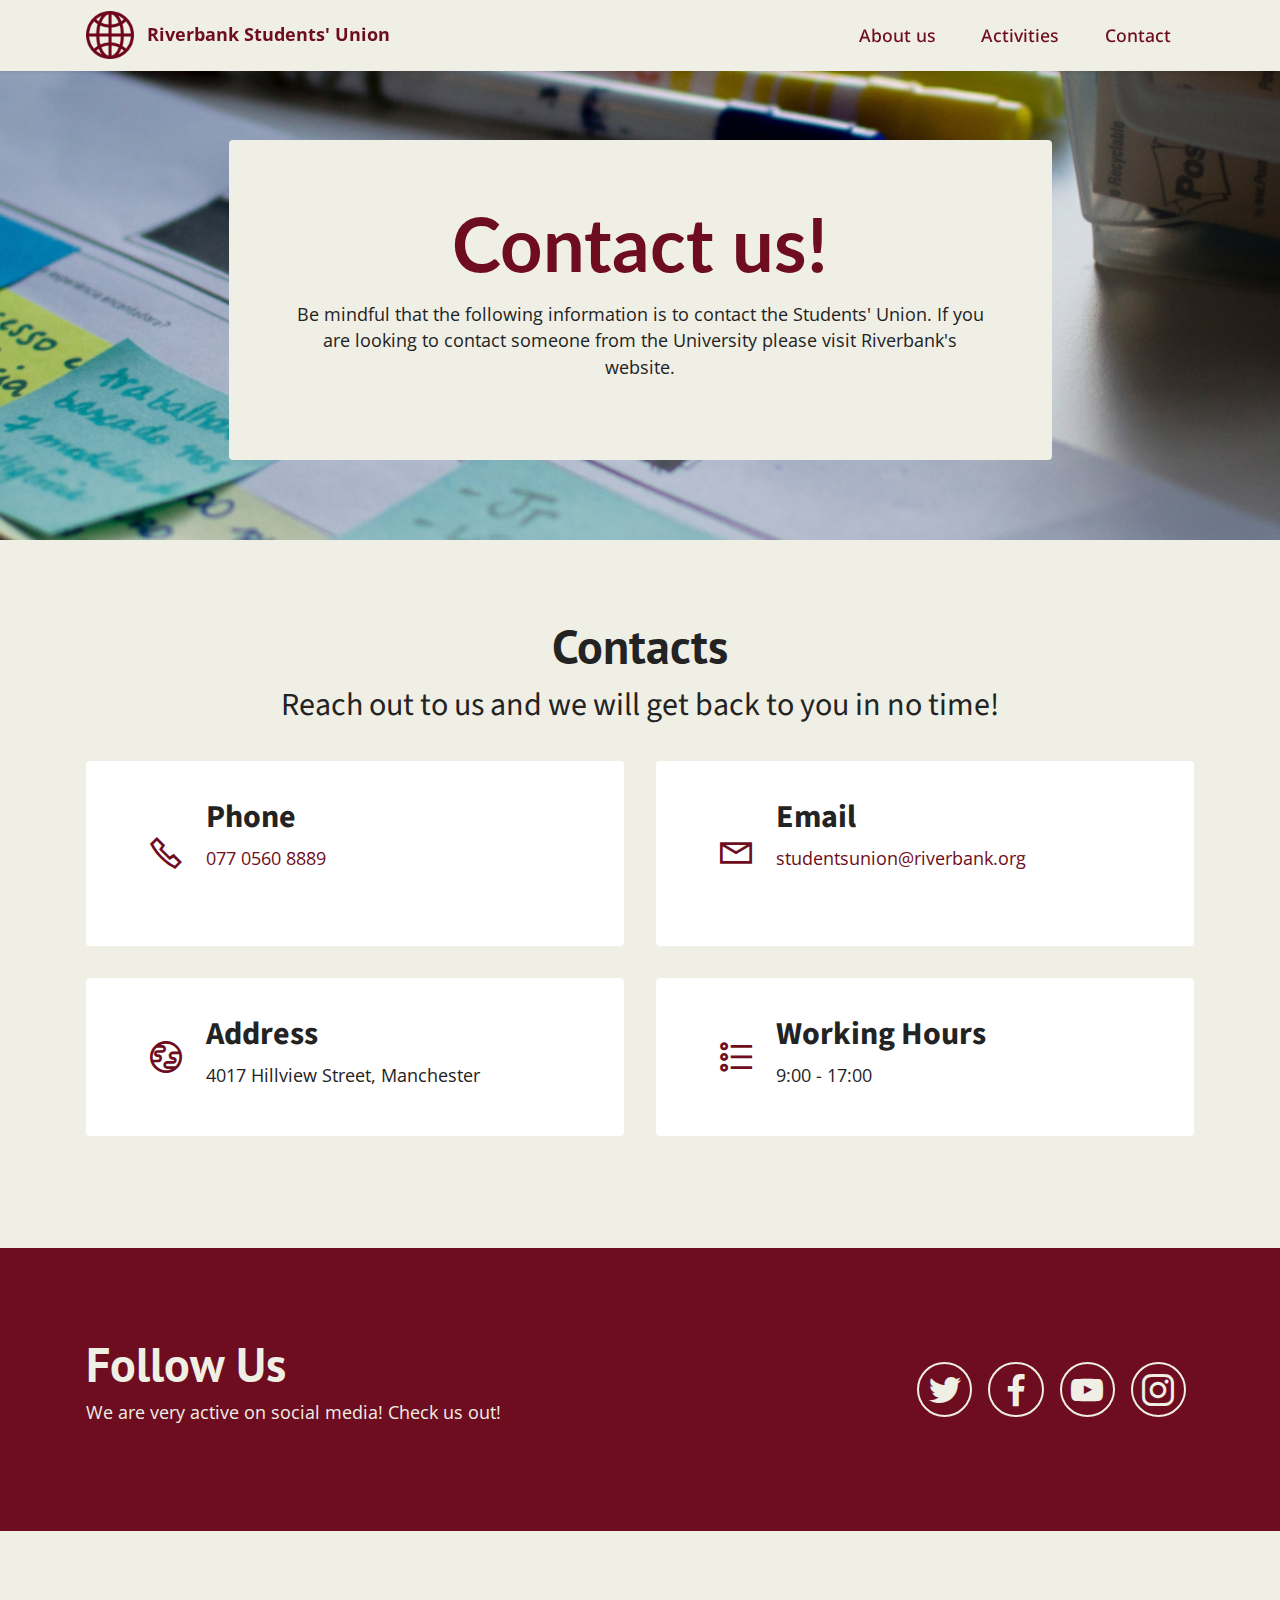
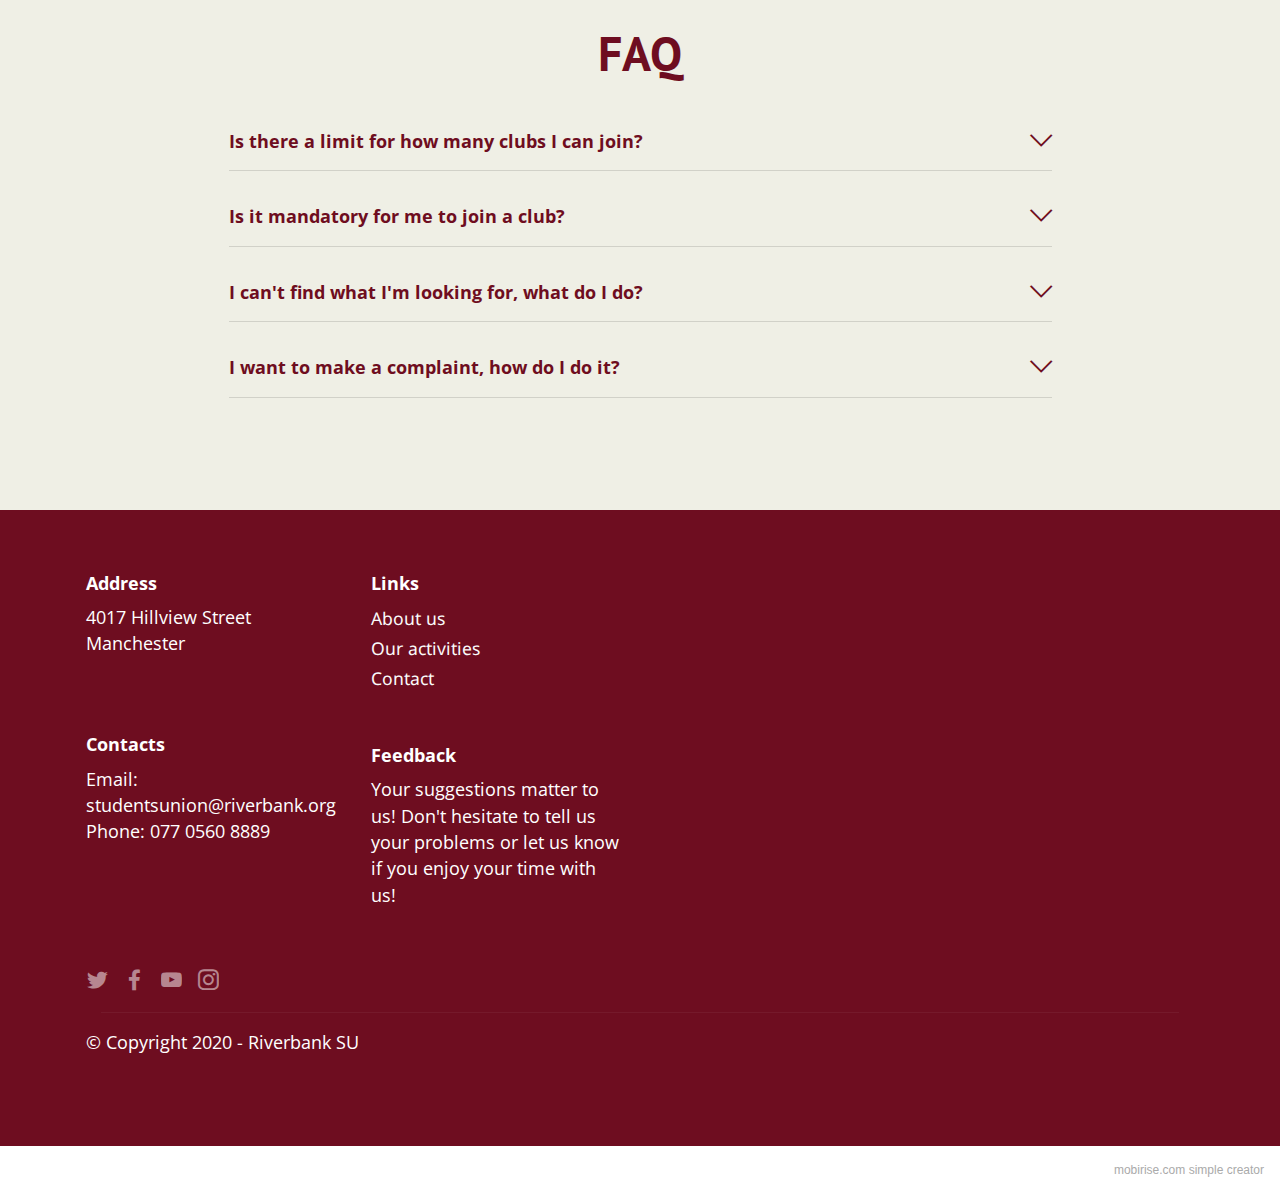
<file: contact.html>
<!DOCTYPE html>
<html  >
<head>
  <!-- Site made with Mobirise Website Builder v5.2.0, https://mobirise.com -->
  <meta charset="UTF-8">
  <meta http-equiv="X-UA-Compatible" content="IE=edge">
  <meta name="generator" content="Mobirise v5.2.0, mobirise.com">
  <meta name="viewport" content="width=device-width, initial-scale=1, minimum-scale=1">
  <link rel="shortcut icon" href="assets/images/globe-1.png" type="image/x-icon">
  <meta name="description" content="">
  
  
  <title>Contact</title>
  <link rel="stylesheet" href="assets/web/assets/mobirise-icons2/mobirise2.css">
  <link rel="stylesheet" href="assets/web/assets/mobirise-icons/mobirise-icons.css">
  <link rel="stylesheet" href="assets/tether/tether.min.css">
  <link rel="stylesheet" href="assets/bootstrap/css/bootstrap.min.css">
  <link rel="stylesheet" href="assets/bootstrap/css/bootstrap-grid.min.css">
  <link rel="stylesheet" href="assets/bootstrap/css/bootstrap-reboot.min.css">
  <link rel="stylesheet" href="assets/dropdown/css/style.css">
  <link rel="stylesheet" href="assets/socicon/css/styles.css">
  <link rel="stylesheet" href="assets/theme/css/style.css">
  <link rel="preload" as="style" href="assets/mobirise/css/mbr-additional.css"><link rel="stylesheet" href="assets/mobirise/css/mbr-additional.css" type="text/css">
  
  
  
  
</head>
<body>
  
  <section class="menu menu2 cid-skhMmLjxZo" once="menu" id="menu2-u">
    
    <nav class="navbar navbar-dropdown navbar-fixed-top navbar-expand-lg">
        <div class="container">
            <div class="navbar-brand">
                <span class="navbar-logo">
                    
                        <a href="index.html"><img src="assets/images/globe-1.png" alt="Logo" style="height: 3rem;"></a>
                    
                </span>
                <span class="navbar-caption-wrap"><a class="navbar-caption text-primary display-7" href="index.html">Riverbank Students' Union</a></span>
            </div>
            <button class="navbar-toggler" type="button" data-toggle="collapse" data-target="#navbarSupportedContent" aria-controls="navbarNavAltMarkup" aria-expanded="false" aria-label="Toggle navigation">
                <div class="hamburger">
                    <span></span>
                    <span></span>
                    <span></span>
                    <span></span>
                </div>
            </button>
            <div class="collapse navbar-collapse" id="navbarSupportedContent">
                <ul class="navbar-nav nav-dropdown nav-right" data-app-modern-menu="true"><li class="nav-item"><a class="nav-link link text-primary display-4" href="about.html">
                            About us</a></li>
                    <li class="nav-item"><a class="nav-link link text-primary display-4" href="activities.html">
                            Activities</a></li>
                    <li class="nav-item"><a class="nav-link link text-primary display-4" href="contact.html">Contact</a>
                    </li></ul>
                
                
            </div>
        </div>
    </nav>
</section>

<section class="header12 cid-skjO5pwXJP mbr-parallax-background" id="header12-w">

    

    
    <div class="container">
        <div class="row justify-content-center">
            <div class="card col-12 col-md-12 col-lg-9">
                <div class="card-wrapper">
                    <div class="card-box align-center">
                        <h1 class="card-title mbr-fonts-style mb-3 display-1">
                            <strong>Contact us!</strong></h1>
                        <p class="mbr-text mbr-fonts-style display-7">Be mindful that the following information is to contact the Students' Union. If you are looking to contact someone from the University please visit Riverbank's website.</p>
                        
                    </div>
                </div>
            </div>
        </div>
    </div>
</section>

<section class="contacts2 cid-skjOm8MNS6" id="contacts2-y">
    <!---->
    
    
    <div class="container">
        <div class="mbr-section-head">
            <h3 class="mbr-section-title mbr-fonts-style align-center mb-0 display-2">
                <strong>Contacts</strong><br></h3>
            <h4 class="mbr-section-subtitle mbr-fonts-style align-center mb-0 mt-2 display-5">
                Reach out to us and we will get back to you in no time!</h4>
        </div>
        <div class="row justify-content-center mt-4">
            <div class="card col-12 col-md-6">
                <div class="card-wrapper">
                    <div class="image-wrapper">
                        <span class="mbr-iconfont mobi-mbri-phone mobi-mbri"></span>
                    </div>
                    <div class="text-wrapper">
                        <h6 class="card-title mbr-fonts-style mb-1 display-5">
                            <strong>Phone</strong>
                        </h6>
                        <p class="mbr-text mbr-fonts-style display-7">
                            <a href="tel:077 0560 8889" class="text-primary">077 0560 8889</a>
                        </p>
                    </div>
                </div>
            </div>
            <div class="card col-12 col-md-6">
                <div class="card-wrapper">
                    <div class="image-wrapper">
                        <span class="mbr-iconfont mobi-mbri-letter mobi-mbri"></span>
                    </div>
                    <div class="text-wrapper">
                        <h6 class="card-title mbr-fonts-style mb-1 display-5">
                            <strong>Email</strong>
                        </h6>
                        <p class="mbr-text mbr-fonts-style display-7"><a href="mailto:studentsunion@riverbank.org" class="text-primary">studentsunion@riverbank.org</a> &nbsp; &nbsp; &nbsp; &nbsp; &nbsp; &nbsp; &nbsp; &nbsp; &nbsp; &nbsp; &nbsp; &nbsp; &nbsp;</p>
                    </div>
                </div>
            </div>
            <div class="card col-12 col-md-6">
                <div class="card-wrapper">
                    <div class="image-wrapper">
                        <span class="mbr-iconfont mobi-mbri-globe mobi-mbri"></span>
                    </div>
                    <div class="text-wrapper">
                        <h6 class="card-title mbr-fonts-style mb-1 display-5">
                            <strong>Address</strong>
                        </h6>
                        <p class="mbr-text mbr-fonts-style display-7">
                            4017 Hillview Street, Manchester</p>
                    </div>
                </div>
            </div>
            <div class="card col-12 col-md-6">
                <div class="card-wrapper">
                    <div class="image-wrapper">
                        <span class="mbr-iconfont mobi-mbri-bulleted-list mobi-mbri"></span>
                    </div>
                    <div class="text-wrapper">
                        <h6 class="card-title mbr-fonts-style mb-1 display-5">
                            <strong>Working Hours</strong>
                        </h6>
                        <p class="mbr-text mbr-fonts-style display-7">
                            9:00 - 17:00
                        </p>
                    </div>
                </div>
            </div>
        </div>
    </div>
</section>

<section class="contacts4 cid-skjOwCgEhK" id="contacts4-z">

    

    

    <div class="container">
        <div class="row align-items-center justify-content-center">
            <div class="text-content col-12 col-md-6">
                <h2 class="mbr-section-title mbr-fonts-style display-2">
                    <strong>Follow Us</strong>
                </h2>
                <p class="mbr-text mbr-fonts-style display-7">We are very active on social media! Check us out!</p>
            </div>
            <div class="icons d-flex align-items-center col-12 col-md-6 justify-content-end mt-md-0 mt-2 flex-wrap">
                <a href="https://twitter.com" target="_blank">
                    <span class="mbr-iconfont mbr-iconfont-social socicon-twitter socicon"></span>
                </a>
                <a href="https://www.facebook.com" target="_blank">
                    <span class="mbr-iconfont mbr-iconfont-social socicon-facebook socicon"></span>
                </a>
                <a href="https://www.youtube.com" target="_blank">
                    <span class="mbr-iconfont mbr-iconfont-social socicon-youtube socicon"></span>
                </a>
                <a href="https://instagram.com" target="_blank">
                    <span class="mbr-iconfont mbr-iconfont-social socicon-instagram socicon"></span>
                </a>
                
                
                
                
                
                
            </div>
        </div>
    </div>
    
</section>

<section class="content17 cid-skjOEaV4Ld" id="content17-10">

    

    
    
    <div class="container">
        
            <div class="row justify-content-center">
                <div class="col-12 col-md-9">
                    <div class="section-head align-center mb-4">
                        <h3 class="mbr-section-title mb-0 mbr-fonts-style display-2"><strong>FAQ</strong>
                        </h3>
                        
                    </div>
                    
                    <div id="bootstrap-toggle" class="toggle-panel accordionStyles tab-content">
                        <div class="card mb-3">
                            <div class="card-header" role="tab" id="headingOne">
                                <a role="button" class="collapsed panel-title text-black" data-toggle="collapse" data-core="" href="#collapse1_22" aria-expanded="false" aria-controls="collapse1">
                                    <h6 class="panel-title-edit mbr-fonts-style mb-0 display-7"><strong>Is there a limit for how many clubs I can join?</strong>
                                </h6>
                                    <span class="sign mbr-iconfont mbri-arrow-down"></span>
                                </a>
                            </div>
                            <div id="collapse1_22" class="panel-collapse noScroll collapse" role="tabpanel" aria-labelledby="headingOne">
                                <div class="panel-body">
                                    <p class="mbr-fonts-style panel-text display-7">No, there isn't. However, be mindful of your academic responsibilities as well! Good time management is very important for your student life so be careful with how many clubs you join.</p>
                                </div>
                            </div>
                        </div>
                        <div class="card mb-3">
                            <div class="card-header" role="tab" id="headingTwo">
                                <a role="button" class="collapsed panel-title text-black" data-toggle="collapse" data-core="" href="#collapse2_22" aria-expanded="false" aria-controls="collapse2">
                                    <h6 class="panel-title-edit mbr-fonts-style mb-0 display-7"><strong>Is it mandatory for me to join a club?</strong>&nbsp; &nbsp; &nbsp; &nbsp; &nbsp; &nbsp; &nbsp; &nbsp; &nbsp; &nbsp; &nbsp; &nbsp; &nbsp; &nbsp; &nbsp; &nbsp; &nbsp;</h6>
                                    <span class="sign mbr-iconfont mbri-arrow-down"></span>
                                </a>

                            </div>
                            <div id="collapse2_22" class="panel-collapse noScroll collapse" role="tabpanel" aria-labelledby="headingTwo">
                                <div class="panel-body">
                                    <p class="mbr-fonts-style panel-text display-7">No, you're free to join none of them if that's what you want. However, enrolling into club makes your student life even more enjoyable and you get to meet some lovely new people!&nbsp;</p>
                                </div>
                            </div>
                        </div>
                        <div class="card mb-3">
                            <div class="card-header" role="tab" id="headingThree">
                                <a role="button" class="collapsed panel-title text-black" data-toggle="collapse" data-core="" href="#collapse3_22" aria-expanded="false" aria-controls="collapse3">
                                    <h6 class="panel-title-edit mbr-fonts-style mb-0 display-7"><strong>I can't find what I'm looking for, what do I do?</strong>&nbsp; &nbsp; &nbsp; &nbsp; &nbsp; &nbsp; &nbsp; &nbsp; &nbsp; &nbsp; &nbsp; &nbsp; &nbsp; &nbsp; &nbsp; &nbsp; &nbsp;</h6>
                                    <span class="sign mbr-iconfont mbri-arrow-down"></span>
                                </a>
                            </div>
                            <div id="collapse3_22" class="panel-collapse noScroll collapse" role="tabpanel" aria-labelledby="headingThree">
                                <div class="panel-body">
                                    <p class="mbr-fonts-style panel-text display-7">Make sure to check all our website pages. However if you're still unable to locate what you need, please contact us or pay us visit!</p>
                                </div>
                            </div>
                        </div>
                        <div class="card mb-3">
                            <div class="card-header" role="tab" id="headingThree">
                                <a role="button" class="collapsed panel-title text-black" data-toggle="collapse" data-core="" href="#collapse4_22" aria-expanded="false" aria-controls="collapse4">
                                    <h6 class="panel-title-edit mbr-fonts-style mb-0 display-7"><strong>I want to make a complaint, how do I do it?</strong>&nbsp; &nbsp; &nbsp; &nbsp; &nbsp; &nbsp; &nbsp; &nbsp; &nbsp; &nbsp; &nbsp; &nbsp; &nbsp; &nbsp; &nbsp; &nbsp; &nbsp;</h6>
                                    <span class="sign mbr-iconfont mbri-arrow-down"></span>
                                </a>
                            </div>
                            <div id="collapse4_22" class="panel-collapse noScroll collapse" role="tabpanel" aria-labelledby="headingThree">
                                <div class="panel-body">
                                    <p class="mbr-fonts-style panel-text display-7">
                                       We do hope that you're always satisfied with our services! However we are aware that students need to write complaints sometimes in order for us to improve our activity. If you wish to make a complaint you can email us and our staff will reply to you in no time!</p>
                                </div>
                            </div>
                        </div>
                        
                        
                    </div>
                </div>
            </div>
        </div>
</section>

<section class="footer6 cid-skigMnmzud" once="footers" id="footer6-v">

    

    

    <div class="container">
        <div class="row content mbr-white">
            <div class="col-12 col-md-3 mbr-fonts-style display-7">
                <h5 class="mbr-section-subtitle mbr-fonts-style mb-2 display-7">
                    <strong>Address</strong>
                </h5>
                <p class="mbr-text mbr-fonts-style display-7">4017 Hillview Street Manchester</p> <br>
                <h5 class="mbr-section-subtitle mbr-fonts-style mb-2 mt-4 display-7">
                    <strong>Contacts</strong>
                </h5>
                <p class="mbr-text mbr-fonts-style mb-4 display-7">
                    Email: studentsunion@riverbank.org <br>
                    Phone: 077 0560 8889</p>
            </div>
            <div class="col-12 col-md-3 mbr-fonts-style display-4">
                <h5 class="mbr-section-subtitle mbr-fonts-style mb-2 display-7">
                    <strong>Links</strong>
                </h5>
                <ul class="list mbr-fonts-style mb-4 display-4">
                    <li class="mbr-text item-wrap"><a href="about.html" class="text-white">About us</a></li><li class="mbr-text item-wrap"><a href="activities.html" class="text-white">Our activities</a></li><li class="mbr-text item-wrap"><a href="contact.html" class="text-white">Contact</a></li>
                </ul>
                <h5 class="mbr-section-subtitle mbr-fonts-style mb-2 mt-5 display-7">
                    <strong>Feedback</strong>
                </h5>
                <p class="mbr-text mbr-fonts-style mb-4 display-7">
                    Your suggestions matter to us! Don't hesitate to tell us your problems or let us know if you enjoy your time with us!</p>
            </div>
            <div class="col-12 col-md-6">
                <div class="google-map"><iframe frameborder="0" style="border:0" src="https://www.google.com/maps/embed/v1/place?key=AIzaSyDk89J4FSunMF33ruMVWJaJht_Ro0kvoXs&amp;q=Manchester" allowfullscreen=""></iframe></div>
            </div>
            <div class="col-md-6">
                <div class="social-list align-left">
                    <div class="soc-item">
                        <a href="https://twitter.com" target="_blank">
                            <span class="mbr-iconfont mbr-iconfont-social socicon-twitter socicon"></span>
                        </a>
                    </div>
                    <div class="soc-item">
                        <a href="https://www.facebook.com" target="_blank">
                            <span class="mbr-iconfont mbr-iconfont-social socicon-facebook socicon"></span>
                        </a>
                    </div>
                    <div class="soc-item">
                        <a href="https://www.youtube.com" target="_blank">
                            <span class="mbr-iconfont mbr-iconfont-social socicon-youtube socicon"></span>
                        </a>
                    </div>
                    <div class="soc-item">
                        <a href="https://instagram.com" target="_blank">
                            <span class="mbr-iconfont mbr-iconfont-social socicon-instagram socicon"></span>
                        </a>
                    </div>
                    
                    
                </div>
            </div>
        </div>
        <div class="footer-lower">
            <div class="media-container-row">
                <div class="col-sm-12">
                    <hr>
                </div>
            </div>
            <div class="col-sm-12 copyright pl-0">
                <p class="mbr-text mbr-fonts-style mbr-white display-7">
                    © Copyright 2020 - Riverbank SU
                </p>
            </div>
        </div>
    </div>
</section><section style="background-color: #fff; font-family: -apple-system, BlinkMacSystemFont, 'Segoe UI', 'Roboto', 'Helvetica Neue', Arial, sans-serif; color:#aaa; font-size:12px; padding: 0; align-items: center; display: flex;"><a href="https://mobirise.site/m" style="flex: 1 1; height: 3rem; padding-left: 1rem;"></a><p style="flex: 0 0 auto; margin:0; padding-right:1rem;"><a href="https://mobirise.site" style="color:#aaa;">mobirise.com</a> simple creator</p></section><script src="assets/web/assets/jquery/jquery.min.js"></script>  <script src="assets/popper/popper.min.js"></script>  <script src="assets/tether/tether.min.js"></script>  <script src="assets/bootstrap/js/bootstrap.min.js"></script>  <script src="assets/smoothscroll/smooth-scroll.js"></script>  <script src="assets/dropdown/js/nav-dropdown.js"></script>  <script src="assets/dropdown/js/navbar-dropdown.js"></script>  <script src="assets/touchswipe/jquery.touch-swipe.min.js"></script>  <script src="assets/parallax/jarallax.min.js"></script>  <script src="assets/sociallikes/social-likes.js"></script>  <script src="assets/mbr-switch-arrow/mbr-switch-arrow.js"></script>  <script src="assets/theme/js/script.js"></script>  
  
  
</body>
</html>
</file>
<file: assets/web/assets/mobirise-icons2/mobirise2.css>
@font-face {
  font-family: 'Moririse2';
  font-display: swap;
  src:  url('mobirise2.eot?f2bix4');
  src:  url('mobirise2.eot?f2bix4#iefix') format('embedded-opentype'),
    url('mobirise2.ttf?f2bix4') format('truetype'),
    url('mobirise2.woff?f2bix4') format('woff'),
    url('mobirise2.svg?f2bix4#mobirise2') format('svg');
  font-weight: normal;
  font-style: normal;
}

[class^="mobi-"], [class*=" mobi-"] {
  /* use !important to prevent issues with browser extensions that change fonts */
  font-family: 'Moririse2' !important;
  speak: none;
  font-style: normal;
  font-weight: normal;
  font-variant: normal;
  text-transform: none;
  line-height: 1;

  /* Better Font Rendering =========== */
  -webkit-font-smoothing: antialiased;
  -moz-osx-font-smoothing: grayscale;
}

.mobi-mbri-add-submenu:before {
  content: "\e900";
}
.mobi-mbri-alert:before {
  content: "\e901";
}
.mobi-mbri-align-center:before {
  content: "\e902";
}
.mobi-mbri-align-justify:before {
  content: "\e903";
}
.mobi-mbri-align-left:before {
  content: "\e904";
}
.mobi-mbri-align-right:before {
  content: "\e905";
}
.mobi-mbri-android:before {
  content: "\e906";
}
.mobi-mbri-apple:before {
  content: "\e907";
}
.mobi-mbri-arrow-down:before {
  content: "\e908";
}
.mobi-mbri-arrow-next:before {
  content: "\e909";
}
.mobi-mbri-arrow-prev:before {
  content: "\e90a";
}
.mobi-mbri-arrow-up:before {
  content: "\e90b";
}
.mobi-mbri-bold:before {
  content: "\e90c";
}
.mobi-mbri-bookmark:before {
  content: "\e90d";
}
.mobi-mbri-bootstrap:before {
  content: "\e90e";
}
.mobi-mbri-briefcase:before {
  content: "\e90f";
}
.mobi-mbri-browse:before {
  content: "\e910";
}
.mobi-mbri-bulleted-list:before {
  content: "\e911";
}
.mobi-mbri-calendar:before {
  content: "\e912";
}
.mobi-mbri-camera:before {
  content: "\e913";
}
.mobi-mbri-cart-add:before {
  content: "\e914";
}
.mobi-mbri-cart-full:before {
  content: "\e915";
}
.mobi-mbri-cash:before {
  content: "\e916";
}
.mobi-mbri-change-style:before {
  content: "\e917";
}
.mobi-mbri-chat:before {
  content: "\e918";
}
.mobi-mbri-clock:before {
  content: "\e919";
}
.mobi-mbri-close:before {
  content: "\e91a";
}
.mobi-mbri-cloud:before {
  content: "\e91b";
}
.mobi-mbri-code:before {
  content: "\e91c";
}
.mobi-mbri-contact-form:before {
  content: "\e91d";
}
.mobi-mbri-credit-card:before {
  content: "\e91e";
}
.mobi-mbri-cursor-click:before {
  content: "\e91f";
}
.mobi-mbri-cust-feedback:before {
  content: "\e920";
}
.mobi-mbri-database:before {
  content: "\e921";
}
.mobi-mbri-delivery:before {
  content: "\e922";
}
.mobi-mbri-desktop:before {
  content: "\e923";
}
.mobi-mbri-devices:before {
  content: "\e924";
}
.mobi-mbri-down:before {
  content: "\e925";
}
.mobi-mbri-download-2:before {
  content: "\e926";
}
.mobi-mbri-download:before {
  content: "\e927";
}
.mobi-mbri-drag-n-drop-2:before {
  content: "\e928";
}
.mobi-mbri-drag-n-drop:before {
  content: "\e929";
}
.mobi-mbri-edit-2:before {
  content: "\e92a";
}
.mobi-mbri-edit:before {
  content: "\e92b";
}
.mobi-mbri-error:before {
  content: "\e92c";
}
.mobi-mbri-extension:before {
  content: "\e92d";
}
.mobi-mbri-features:before {
  content: "\e92e";
}
.mobi-mbri-file:before {
  content: "\e92f";
}
.mobi-mbri-flag:before {
  content: "\e930";
}
.mobi-mbri-folder:before {
  content: "\e931";
}
.mobi-mbri-gift:before {
  content: "\e932";
}
.mobi-mbri-github:before {
  content: "\e933";
}
.mobi-mbri-globe-2:before {
  content: "\e934";
}
.mobi-mbri-globe:before {
  content: "\e935";
}
.mobi-mbri-growing-chart:before {
  content: "\e936";
}
.mobi-mbri-hearth:before {
  content: "\e937";
}
.mobi-mbri-help:before {
  content: "\e938";
}
.mobi-mbri-home:before {
  content: "\e939";
}
.mobi-mbri-hot-cup:before {
  content: "\e93a";
}
.mobi-mbri-idea:before {
  content: "\e93b";
}
.mobi-mbri-image-gallery:before {
  content: "\e93c";
}
.mobi-mbri-image-slider:before {
  content: "\e93d";
}
.mobi-mbri-info:before {
  content: "\e93e";
}
.mobi-mbri-italic:before {
  content: "\e93f";
}
.mobi-mbri-key:before {
  content: "\e940";
}
.mobi-mbri-laptop:before {
  content: "\e941";
}
.mobi-mbri-layers:before {
  content: "\e942";
}
.mobi-mbri-left-right:before {
  content: "\e943";
}
.mobi-mbri-left:before {
  content: "\e944";
}
.mobi-mbri-letter:before {
  content: "\e945";
}
.mobi-mbri-like:before {
  content: "\e946";
}
.mobi-mbri-link:before {
  content: "\e947";
}
.mobi-mbri-lock:before {
  content: "\e948";
}
.mobi-mbri-login:before {
  content: "\e949";
}
.mobi-mbri-logout:before {
  content: "\e94a";
}
.mobi-mbri-magic-stick:before {
  content: "\e94b";
}
.mobi-mbri-map-pin:before {
  content: "\e94c";
}
.mobi-mbri-menu:before {
  content: "\e94d";
}
.mobi-mbri-mobile-2:before {
  content: "\e94e";
}
.mobi-mbri-mobile-horizontal:before {
  content: "\e94f";
}
.mobi-mbri-mobile:before {
  content: "\e950";
}
.mobi-mbri-mobirise:before {
  content: "\e951";
}
.mobi-mbri-more-horizontal:before {
  content: "\e952";
}
.mobi-mbri-more-vertical:before {
  content: "\e953";
}
.mobi-mbri-music:before {
  content: "\e954";
}
.mobi-mbri-new-file:before {
  content: "\e955";
}
.mobi-mbri-numbered-list:before {
  content: "\e956";
}
.mobi-mbri-opened-folder:before {
  content: "\e957";
}
.mobi-mbri-pages:before {
  content: "\e958";
}
.mobi-mbri-paper-plane:before {
  content: "\e959";
}
.mobi-mbri-paperclip:before {
  content: "\e95a";
}
.mobi-mbri-phone:before {
  content: "\e95b";
}
.mobi-mbri-photo:before {
  content: "\e95c";
}
.mobi-mbri-photos:before {
  content: "\e95d";
}
.mobi-mbri-pin:before {
  content: "\e95e";
}
.mobi-mbri-play:before {
  content: "\e95f";
}
.mobi-mbri-plus:before {
  content: "\e960";
}
.mobi-mbri-preview:before {
  content: "\e961";
}
.mobi-mbri-print:before {
  content: "\e962";
}
.mobi-mbri-protect:before {
  content: "\e963";
}
.mobi-mbri-question:before {
  content: "\e964";
}
.mobi-mbri-quote-left:before {
  content: "\e965";
}
.mobi-mbri-quote-right:before {
  content: "\e966";
}
.mobi-mbri-redo:before {
  content: "\e967";
}
.mobi-mbri-refresh:before {
  content: "\e968";
}
.mobi-mbri-responsive-2:before {
  content: "\e969";
}
.mobi-mbri-responsive:before {
  content: "\e96a";
}
.mobi-mbri-right:before {
  content: "\e96b";
}
.mobi-mbri-rocket:before {
  content: "\e96c";
}
.mobi-mbri-sad-face:before {
  content: "\e96d";
}
.mobi-mbri-sale:before {
  content: "\e96e";
}
.mobi-mbri-save:before {
  content: "\e96f";
}
.mobi-mbri-search:before {
  content: "\e970";
}
.mobi-mbri-setting-2:before {
  content: "\e971";
}
.mobi-mbri-setting-3:before {
  content: "\e972";
}
.mobi-mbri-setting:before {
  content: "\e973";
}
.mobi-mbri-share:before {
  content: "\e974";
}
.mobi-mbri-shopping-bag:before {
  content: "\e975";
}
.mobi-mbri-shopping-basket:before {
  content: "\e976";
}
.mobi-mbri-shopping-cart:before {
  content: "\e977";
}
.mobi-mbri-sites:before {
  content: "\e978";
}
.mobi-mbri-smile-face:before {
  content: "\e979";
}
.mobi-mbri-speed:before {
  content: "\e97a";
}
.mobi-mbri-star:before {
  content: "\e97b";
}
.mobi-mbri-success:before {
  content: "\e97c";
}
.mobi-mbri-sun:before {
  content: "\e97d";
}
.mobi-mbri-sun2:before {
  content: "\e97e";
}
.mobi-mbri-tablet-vertical:before {
  content: "\e97f";
}
.mobi-mbri-tablet:before {
  content: "\e980";
}
.mobi-mbri-target:before {
  content: "\e981";
}
.mobi-mbri-timer:before {
  content: "\e982";
}
.mobi-mbri-to-ftp:before {
  content: "\e983";
}
.mobi-mbri-to-local-drive:before {
  content: "\e984";
}
.mobi-mbri-touch-swipe:before {
  content: "\e985";
}
.mobi-mbri-touch:before {
  content: "\e986";
}
.mobi-mbri-trash:before {
  content: "\e987";
}
.mobi-mbri-underline:before {
  content: "\e988";
}
.mobi-mbri-undo:before {
  content: "\e989";
}
.mobi-mbri-unlink:before {
  content: "\e98a";
}
.mobi-mbri-unlock:before {
  content: "\e98b";
}
.mobi-mbri-up-down:before {
  content: "\e98c";
}
.mobi-mbri-up:before {
  content: "\e98d";
}
.mobi-mbri-update:before {
  content: "\e98e";
}
.mobi-mbri-upload-2:before {
  content: "\e98f";
}
.mobi-mbri-upload:before {
  content: "\e990";
}
.mobi-mbri-user-2:before {
  content: "\e991";
}
.mobi-mbri-user:before {
  content: "\e992";
}
.mobi-mbri-users:before {
  content: "\e993";
}
.mobi-mbri-video-play:before {
  content: "\e994";
}
.mobi-mbri-video:before {
  content: "\e995";
}
.mobi-mbri-watch:before {
  content: "\e996";
}
.mobi-mbri-website-theme-2:before {
  content: "\e997";
}
.mobi-mbri-website-theme:before {
  content: "\e998";
}
.mobi-mbri-wifi:before {
  content: "\e999";
}
.mobi-mbri-windows:before {
  content: "\e99a";
}
.mobi-mbri-zoom-in:before {
  content: "\e99b";
}
.mobi-mbri-zoom-out:before {
  content: "\e99c";
}
</file>
<file: assets/dropdown/css/style.css>
.navbar-dropdown {
  left: 0;
  padding: 0;
  position: absolute;
  right: 0;
  top: 0;
  transition: all 0.45s ease;
  z-index: 1030;
  background: #282828; }
  .navbar-dropdown .navbar-logo {
    margin-right: 0.8rem;
    transition: margin 0.3s ease-in-out;
    vertical-align: middle; }
    .navbar-dropdown .navbar-logo img {
      height: 3.125rem;
      transition: all 0.3s ease-in-out; }
    .navbar-dropdown .navbar-logo.mbr-iconfont {
      font-size: 3.125rem;
      line-height: 3.125rem; }
  .navbar-dropdown .navbar-caption {
    font-weight: 700;
    white-space: normal;
    vertical-align: -4px;
    line-height: 3.125rem !important; }
    .navbar-dropdown .navbar-caption, .navbar-dropdown .navbar-caption:hover {
      color: inherit;
      text-decoration: none; }
  .navbar-dropdown .mbr-iconfont + .navbar-caption {
    vertical-align: -1px; }
  .navbar-dropdown.navbar-fixed-top {
    position: fixed; }
  .navbar-dropdown .navbar-brand span {
    vertical-align: -4px; }
  .navbar-dropdown.bg-color.transparent {
    background: none; }
  .navbar-dropdown.navbar-short .navbar-brand {
    padding: 0.625rem 0; }
    .navbar-dropdown.navbar-short .navbar-brand span {
      vertical-align: -1px; }
  .navbar-dropdown.navbar-short .navbar-caption {
    line-height: 2.375rem !important;
    vertical-align: -2px; }
  .navbar-dropdown.navbar-short .navbar-logo {
    margin-right: 0.5rem; }
    .navbar-dropdown.navbar-short .navbar-logo img {
      height: 2.375rem; }
    .navbar-dropdown.navbar-short .navbar-logo.mbr-iconfont {
      font-size: 2.375rem;
      line-height: 2.375rem; }
  .navbar-dropdown.navbar-short .mbr-table-cell {
    height: 3.625rem; }
  .navbar-dropdown .navbar-close {
    left: 0.6875rem;
    position: fixed;
    top: 0.75rem;
    z-index: 1000; }
  .navbar-dropdown .hamburger-icon {
    content: "";
    display: inline-block;
    vertical-align: middle;
    width: 16px;
    -webkit-box-shadow: 0 -6px 0 1px #282828,0 0 0 1px #282828,0 6px 0 1px #282828;
    -moz-box-shadow: 0 -6px 0 1px #282828,0 0 0 1px #282828,0 6px 0 1px #282828;
    box-shadow: 0 -6px 0 1px #282828,0 0 0 1px #282828,0 6px 0 1px #282828; }

.dropdown-menu .dropdown-toggle[data-toggle="dropdown-submenu"]::after {
  border-bottom: 0.35em solid transparent;
  border-left: 0.35em solid;
  border-right: 0;
  border-top: 0.35em solid transparent;
  margin-left: 0.3rem; }

.dropdown-menu .dropdown-item:focus {
  outline: 0; }

.nav-dropdown {
  font-size: 0.75rem;
  font-weight: 500;
  height: auto !important; }
  .nav-dropdown .nav-btn {
    padding-left: 1rem; }
  .nav-dropdown .link {
    margin: .667em 1.667em;
    font-weight: 500;
    padding: 0;
    transition: color .2s ease-in-out; }
    .nav-dropdown .link.dropdown-toggle {
      margin-right: 2.583em; }
      .nav-dropdown .link.dropdown-toggle::after {
        margin-left: .25rem;
        border-top: 0.35em solid;
        border-right: 0.35em solid transparent;
        border-left: 0.35em solid transparent;
        border-bottom: 0; }
      .nav-dropdown .link.dropdown-toggle[aria-expanded="true"] {
        margin: 0;
        padding: 0.667em 3.263em  0.667em 1.667em; }
  .nav-dropdown .link::after,
  .nav-dropdown .dropdown-item::after {
    color: inherit; }
  .nav-dropdown .btn {
    font-size: 0.75rem;
    font-weight: 700;
    letter-spacing: 0;
    margin-bottom: 0;
    padding-left: 1.25rem;
    padding-right: 1.25rem; }
  .nav-dropdown .dropdown-menu {
    border-radius: 0;
    border: 0;
    left: 0;
    margin: 0;
    padding-bottom: 1.25rem;
    padding-top: 1.25rem;
    position: relative; }
  .nav-dropdown .dropdown-submenu {
    margin-left: 0.125rem;
    top: 0; }
  .nav-dropdown .dropdown-item {
    font-weight: 500;
    line-height: 2;
    padding: 0.3846em 4.615em 0.3846em 1.5385em;
    position: relative;
    transition: color .2s ease-in-out, background-color .2s ease-in-out; }
    .nav-dropdown .dropdown-item::after {
      margin-top: -0.3077em;
      position: absolute;
      right: 1.1538em;
      top: 50%; }
    .nav-dropdown .dropdown-item:focus, .nav-dropdown .dropdown-item:hover {
      background: none; }

@media (max-width: 767px) {
  .nav-dropdown.navbar-toggleable-sm {
    bottom: 0;
    display: none;
    left: 0;
    overflow-x: hidden;
    position: fixed;
    top: 0;
    transform: translateX(-100%);
    -ms-transform: translateX(-100%);
    -webkit-transform: translateX(-100%);
    width: 18.75rem;
    z-index: 999; } }
.nav-dropdown.navbar-toggleable-xl {
  bottom: 0;
  display: none;
  left: 0;
  overflow-x: hidden;
  position: fixed;
  top: 0;
  transform: translateX(-100%);
  -ms-transform: translateX(-100%);
  -webkit-transform: translateX(-100%);
  width: 18.75rem;
  z-index: 999; }

.nav-dropdown-sm {
  display: block !important;
  overflow-x: hidden;
  overflow: auto;
  padding-top: 3.875rem; }
  .nav-dropdown-sm::after {
    content: "";
    display: block;
    height: 3rem;
    width: 100%; }
  .nav-dropdown-sm.collapse.in ~ .navbar-close {
    display: block !important; }
  .nav-dropdown-sm.collapsing, .nav-dropdown-sm.collapse.in {
    transform: translateX(0);
    -ms-transform: translateX(0);
    -webkit-transform: translateX(0);
    transition: all 0.25s ease-out;
    -webkit-transition: all 0.25s ease-out;
    background: #282828; }
  .nav-dropdown-sm.collapsing[aria-expanded="false"] {
    transform: translateX(-100%);
    -ms-transform: translateX(-100%);
    -webkit-transform: translateX(-100%); }
  .nav-dropdown-sm .nav-item {
    display: block;
    margin-left: 0 !important;
    padding-left: 0; }
  .nav-dropdown-sm .link,
  .nav-dropdown-sm .dropdown-item {
    border-top: 1px dotted rgba(255, 255, 255, 0.1);
    font-size: 0.8125rem;
    line-height: 1.6;
    margin: 0 !important;
    padding: 0.875rem 2.4rem 0.875rem 1.5625rem !important;
    position: relative;
    white-space: normal; }
    .nav-dropdown-sm .link:focus, .nav-dropdown-sm .link:hover,
    .nav-dropdown-sm .dropdown-item:focus,
    .nav-dropdown-sm .dropdown-item:hover {
      background: rgba(0, 0, 0, 0.2) !important;
      color: #c0a375; }
  .nav-dropdown-sm .nav-btn {
    position: relative;
    padding: 1.5625rem 1.5625rem 0 1.5625rem; }
    .nav-dropdown-sm .nav-btn::before {
      border-top: 1px dotted rgba(255, 255, 255, 0.1);
      content: "";
      left: 0;
      position: absolute;
      top: 0;
      width: 100%; }
    .nav-dropdown-sm .nav-btn + .nav-btn {
      padding-top: 0.625rem; }
      .nav-dropdown-sm .nav-btn + .nav-btn::before {
        display: none; }
  .nav-dropdown-sm .btn {
    padding: 0.625rem 0; }
  .nav-dropdown-sm .dropdown-toggle[data-toggle="dropdown-submenu"]::after {
    margin-left: .25rem;
    border-top: 0.35em solid;
    border-right: 0.35em solid transparent;
    border-left: 0.35em solid transparent;
    border-bottom: 0; }
  .nav-dropdown-sm .dropdown-toggle[data-toggle="dropdown-submenu"][aria-expanded="true"]::after {
    border-top: 0;
    border-right: 0.35em solid transparent;
    border-left: 0.35em solid transparent;
    border-bottom: 0.35em solid; }
  .nav-dropdown-sm .dropdown-menu {
    margin: 0;
    padding: 0;
    position: relative;
    top: 0;
    left: 0;
    width: 100%;
    border: 0;
    float: none;
    border-radius: 0;
    background: none; }
  .nav-dropdown-sm .dropdown-submenu {
    left: 100%;
    margin-left: 0.125rem;
    margin-top: -1.25rem;
    top: 0; }

.navbar-toggleable-sm .nav-dropdown .dropdown-menu {
  position: absolute; }

.navbar-toggleable-sm .nav-dropdown .dropdown-submenu {
  left: 100%;
  margin-left: 0.125rem;
  margin-top: -1.25rem;
  top: 0; }

.navbar-toggleable-sm.opened .nav-dropdown .dropdown-menu {
  position: relative; }

.navbar-toggleable-sm.opened .nav-dropdown .dropdown-submenu {
  left: 0;
  margin-left: 00rem;
  margin-top: 0rem;
  top: 0; }

.is-builder .nav-dropdown.collapsing {
  transition: none !important; }

/*# sourceMappingURL=style.css.map */
</file>
<file: assets/socicon/css/styles.css>
@charset "UTF-8";

@font-face {
  font-family: 'Socicon';
  src:  url('../fonts/socicon.eot');
  src:  url('../fonts/socicon.eot?#iefix') format('embedded-opentype'),
    url('../fonts/socicon.woff2') format('woff2'),
    url('../fonts/socicon.ttf') format('truetype'),
    url('../fonts/socicon.woff') format('woff'),
    url('../fonts/socicon.svg#socicon') format('svg');
  font-weight: normal;
  font-style: normal;
}

[data-icon]:before {
  font-family: "socicon" !important;
  content: attr(data-icon);
  font-style: normal !important;
  font-weight: normal !important;
  font-variant: normal !important;
  text-transform: none !important;
  speak: none;
  line-height: 1;
  -webkit-font-smoothing: antialiased;
  -moz-osx-font-smoothing: grayscale;
}

[class^="socicon-"], [class*=" socicon-"] {
  /* use !important to prevent issues with browser extensions that change fonts */
  font-family: 'Socicon' !important;
  speak: none;
  font-style: normal;
  font-weight: normal;
  font-variant: normal;
  text-transform: none;
  line-height: 1;

  /* Better Font Rendering =========== */
  -webkit-font-smoothing: antialiased;
  -moz-osx-font-smoothing: grayscale;
}

.socicon-eitaa:before {
  content: "\e97c";
}
.socicon-soroush:before {
  content: "\e97d";
}
.socicon-bale:before {
  content: "\e97e";
}
.socicon-zazzle:before {
  content: "\e97b";
}
.socicon-society6:before {
  content: "\e97a";
}
.socicon-redbubble:before {
  content: "\e979";
}
.socicon-avvo:before {
  content: "\e978";
}
.socicon-stitcher:before {
  content: "\e977";
}
.socicon-googlehangouts:before {
  content: "\e974";
}
.socicon-dlive:before {
  content: "\e975";
}
.socicon-vsco:before {
  content: "\e976";
}
.socicon-flipboard:before {
  content: "\e973";
}
.socicon-ubuntu:before {
  content: "\e958";
}
.socicon-artstation:before {
  content: "\e959";
}
.socicon-invision:before {
  content: "\e95a";
}
.socicon-torial:before {
  content: "\e95b";
}
.socicon-collectorz:before {
  content: "\e95c";
}
.socicon-seenthis:before {
  content: "\e95d";
}
.socicon-googleplaymusic:before {
  content: "\e95e";
}
.socicon-debian:before {
  content: "\e95f";
}
.socicon-filmfreeway:before {
  content: "\e960";
}
.socicon-gnome:before {
  content: "\e961";
}
.socicon-itchio:before {
  content: "\e962";
}
.socicon-jamendo:before {
  content: "\e963";
}
.socicon-mix:before {
  content: "\e964";
}
.socicon-sharepoint:before {
  content: "\e965";
}
.socicon-tinder:before {
  content: "\e966";
}
.socicon-windguru:before {
  content: "\e967";
}
.socicon-cdbaby:before {
  content: "\e968";
}
.socicon-elementaryos:before {
  content: "\e969";
}
.socicon-stage32:before {
  content: "\e96a";
}
.socicon-tiktok:before {
  content: "\e96b";
}
.socicon-gitter:before {
  content: "\e96c";
}
.socicon-letterboxd:before {
  content: "\e96d";
}
.socicon-threema:before {
  content: "\e96e";
}
.socicon-splice:before {
  content: "\e96f";
}
.socicon-metapop:before {
  content: "\e970";
}
.socicon-naver:before {
  content: "\e971";
}
.socicon-remote:before {
  content: "\e972";
}
.socicon-internet:before {
  content: "\e957";
}
.socicon-moddb:before {
  content: "\e94b";
}
.socicon-indiedb:before {
  content: "\e94c";
}
.socicon-traxsource:before {
  content: "\e94d";
}
.socicon-gamefor:before {
  content: "\e94e";
}
.socicon-pixiv:before {
  content: "\e94f";
}
.socicon-myanimelist:before {
  content: "\e950";
}
.socicon-blackberry:before {
  content: "\e951";
}
.socicon-wickr:before {
  content: "\e952";
}
.socicon-spip:before {
  content: "\e953";
}
.socicon-napster:before {
  content: "\e954";
}
.socicon-beatport:before {
  content: "\e955";
}
.socicon-hackerone:before {
  content: "\e956";
}
.socicon-hackernews:before {
  content: "\e946";
}
.socicon-smashwords:before {
  content: "\e947";
}
.socicon-kobo:before {
  content: "\e948";
}
.socicon-bookbub:before {
  content: "\e949";
}
.socicon-mailru:before {
  content: "\e94a";
}
.socicon-gitlab:before {
  content: "\e945";
}
.socicon-instructables:before {
  content: "\e944";
}
.socicon-portfolio:before {
  content: "\e943";
}
.socicon-codered:before {
  content: "\e940";
}
.socicon-origin:before {
  content: "\e941";
}
.socicon-nextdoor:before {
  content: "\e942";
}
.socicon-udemy:before {
  content: "\e93f";
}
.socicon-livemaster:before {
  content: "\e93e";
}
.socicon-crunchbase:before {
  content: "\e93b";
}
.socicon-homefy:before {
  content: "\e93c";
}
.socicon-calendly:before {
  content: "\e93d";
}
.socicon-realtor:before {
  content: "\e90f";
}
.socicon-tidal:before {
  content: "\e910";
}
.socicon-qobuz:before {
  content: "\e911";
}
.socicon-natgeo:before {
  content: "\e912";
}
.socicon-mastodon:before {
  content: "\e913";
}
.socicon-unsplash:before {
  content: "\e914";
}
.socicon-homeadvisor:before {
  content: "\e915";
}
.socicon-angieslist:before {
  content: "\e916";
}
.socicon-codepen:before {
  content: "\e917";
}
.socicon-slack:before {
  content: "\e918";
}
.socicon-openaigym:before {
  content: "\e919";
}
.socicon-logmein:before {
  content: "\e91a";
}
.socicon-fiverr:before {
  content: "\e91b";
}
.socicon-gotomeeting:before {
  content: "\e91c";
}
.socicon-aliexpress:before {
  content: "\e91d";
}
.socicon-guru:before {
  content: "\e91e";
}
.socicon-appstore:before {
  content: "\e91f";
}
.socicon-homes:before {
  content: "\e920";
}
.socicon-zoom:before {
  content: "\e921";
}
.socicon-alibaba:before {
  content: "\e922";
}
.socicon-craigslist:before {
  content: "\e923";
}
.socicon-wix:before {
  content: "\e924";
}
.socicon-redfin:before {
  content: "\e925";
}
.socicon-googlecalendar:before {
  content: "\e926";
}
.socicon-shopify:before {
  content: "\e927";
}
.socicon-freelancer:before {
  content: "\e928";
}
.socicon-seedrs:before {
  content: "\e929";
}
.socicon-bing:before {
  content: "\e92a";
}
.socicon-doodle:before {
  content: "\e92b";
}
.socicon-bonanza:before {
  content: "\e92c";
}
.socicon-squarespace:before {
  content: "\e92d";
}
.socicon-toptal:before {
  content: "\e92e";
}
.socicon-gust:before {
  content: "\e92f";
}
.socicon-ask:before {
  content: "\e930";
}
.socicon-trulia:before {
  content: "\e931";
}
.socicon-loomly:before {
  content: "\e932";
}
.socicon-ghost:before {
  content: "\e933";
}
.socicon-upwork:before {
  content: "\e934";
}
.socicon-fundable:before {
  content: "\e935";
}
.socicon-booking:before {
  content: "\e936";
}
.socicon-googlemaps:before {
  content: "\e937";
}
.socicon-zillow:before {
  content: "\e938";
}
.socicon-niconico:before {
  content: "\e939";
}
.socicon-toneden:before {
  content: "\e93a";
}
.socicon-augment:before {
  content: "\e908";
}
.socicon-bitbucket:before {
  content: "\e909";
}
.socicon-fyuse:before {
  content: "\e90a";
}
.socicon-yt-gaming:before {
  content: "\e90b";
}
.socicon-sketchfab:before {
  content: "\e90c";
}
.socicon-mobcrush:before {
  content: "\e90d";
}
.socicon-microsoft:before {
  content: "\e90e";
}
.socicon-pandora:before {
  content: "\e907";
}
.socicon-messenger:before {
  content: "\e906";
}
.socicon-gamewisp:before {
  content: "\e905";
}
.socicon-bloglovin:before {
  content: "\e904";
}
.socicon-tunein:before {
  content: "\e903";
}
.socicon-gamejolt:before {
  content: "\e901";
}
.socicon-trello:before {
  content: "\e902";
}
.socicon-spreadshirt:before {
  content: "\e900";
}
.socicon-500px:before {
  content: "\e000";
}
.socicon-8tracks:before {
  content: "\e001";
}
.socicon-airbnb:before {
  content: "\e002";
}
.socicon-alliance:before {
  content: "\e003";
}
.socicon-amazon:before {
  content: "\e004";
}
.socicon-amplement:before {
  content: "\e005";
}
.socicon-android:before {
  content: "\e006";
}
.socicon-angellist:before {
  content: "\e007";
}
.socicon-apple:before {
  content: "\e008";
}
.socicon-appnet:before {
  content: "\e009";
}
.socicon-baidu:before {
  content: "\e00a";
}
.socicon-bandcamp:before {
  content: "\e00b";
}
.socicon-battlenet:before {
  content: "\e00c";
}
.socicon-mixer:before {
  content: "\e00d";
}
.socicon-bebee:before {
  content: "\e00e";
}
.socicon-bebo:before {
  content: "\e00f";
}
.socicon-behance:before {
  content: "\e010";
}
.socicon-blizzard:before {
  content: "\e011";
}
.socicon-blogger:before {
  content: "\e012";
}
.socicon-buffer:before {
  content: "\e013";
}
.socicon-chrome:before {
  content: "\e014";
}
.socicon-coderwall:before {
  content: "\e015";
}
.socicon-curse:before {
  content: "\e016";
}
.socicon-dailymotion:before {
  content: "\e017";
}
.socicon-deezer:before {
  content: "\e018";
}
.socicon-delicious:before {
  content: "\e019";
}
.socicon-deviantart:before {
  content: "\e01a";
}
.socicon-diablo:before {
  content: "\e01b";
}
.socicon-digg:before {
  content: "\e01c";
}
.socicon-discord:before {
  content: "\e01d";
}
.socicon-disqus:before {
  content: "\e01e";
}
.socicon-douban:before {
  content: "\e01f";
}
.socicon-draugiem:before {
  content: "\e020";
}
.socicon-dribbble:before {
  content: "\e021";
}
.socicon-drupal:before {
  content: "\e022";
}
.socicon-ebay:before {
  content: "\e023";
}
.socicon-ello:before {
  content: "\e024";
}
.socicon-endomodo:before {
  content: "\e025";
}
.socicon-envato:before {
  content: "\e026";
}
.socicon-etsy:before {
  content: "\e027";
}
.socicon-facebook:before {
  content: "\e028";
}
.socicon-feedburner:before {
  content: "\e029";
}
.socicon-filmweb:before {
  content: "\e02a";
}
.socicon-firefox:before {
  content: "\e02b";
}
.socicon-flattr:before {
  content: "\e02c";
}
.socicon-flickr:before {
  content: "\e02d";
}
.socicon-formulr:before {
  content: "\e02e";
}
.socicon-forrst:before {
  content: "\e02f";
}
.socicon-foursquare:before {
  content: "\e030";
}
.socicon-friendfeed:before {
  content: "\e031";
}
.socicon-github:before {
  content: "\e032";
}
.socicon-goodreads:before {
  content: "\e033";
}
.socicon-google:before {
  content: "\e034";
}
.socicon-googlescholar:before {
  content: "\e035";
}
.socicon-googlegroups:before {
  content: "\e036";
}
.socicon-googlephotos:before {
  content: "\e037";
}
.socicon-googleplus:before {
  content: "\e038";
}
.socicon-grooveshark:before {
  content: "\e039";
}
.socicon-hackerrank:before {
  content: "\e03a";
}
.socicon-hearthstone:before {
  content: "\e03b";
}
.socicon-hellocoton:before {
  content: "\e03c";
}
.socicon-heroes:before {
  content: "\e03d";
}
.socicon-smashcast:before {
  content: "\e03e";
}
.socicon-horde:before {
  content: "\e03f";
}
.socicon-houzz:before {
  content: "\e040";
}
.socicon-icq:before {
  content: "\e041";
}
.socicon-identica:before {
  content: "\e042";
}
.socicon-imdb:before {
  content: "\e043";
}
.socicon-instagram:before {
  content: "\e044";
}
.socicon-issuu:before {
  content: "\e045";
}
.socicon-istock:before {
  content: "\e046";
}
.socicon-itunes:before {
  content: "\e047";
}
.socicon-keybase:before {
  content: "\e048";
}
.socicon-lanyrd:before {
  content: "\e049";
}
.socicon-lastfm:before {
  content: "\e04a";
}
.socicon-line:before {
  content: "\e04b";
}
.socicon-linkedin:before {
  content: "\e04c";
}
.socicon-livejournal:before {
  content: "\e04d";
}
.socicon-lyft:before {
  content: "\e04e";
}
.socicon-macos:before {
  content: "\e04f";
}
.socicon-mail:before {
  content: "\e050";
}
.socicon-medium:before {
  content: "\e051";
}
.socicon-meetup:before {
  content: "\e052";
}
.socicon-mixcloud:before {
  content: "\e053";
}
.socicon-modelmayhem:before {
  content: "\e054";
}
.socicon-mumble:before {
  content: "\e055";
}
.socicon-myspace:before {
  content: "\e056";
}
.socicon-newsvine:before {
  content: "\e057";
}
.socicon-nintendo:before {
  content: "\e058";
}
.socicon-npm:before {
  content: "\e059";
}
.socicon-odnoklassniki:before {
  content: "\e05a";
}
.socicon-openid:before {
  content: "\e05b";
}
.socicon-opera:before {
  content: "\e05c";
}
.socicon-outlook:before {
  content: "\e05d";
}
.socicon-overwatch:before {
  content: "\e05e";
}
.socicon-patreon:before {
  content: "\e05f";
}
.socicon-paypal:before {
  content: "\e060";
}
.socicon-periscope:before {
  content: "\e061";
}
.socicon-persona:before {
  content: "\e062";
}
.socicon-pinterest:before {
  content: "\e063";
}
.socicon-play:before {
  content: "\e064";
}
.socicon-player:before {
  content: "\e065";
}
.socicon-playstation:before {
  content: "\e066";
}
.socicon-pocket:before {
  content: "\e067";
}
.socicon-qq:before {
  content: "\e068";
}
.socicon-quora:before {
  content: "\e069";
}
.socicon-raidcall:before {
  content: "\e06a";
}
.socicon-ravelry:before {
  content: "\e06b";
}
.socicon-reddit:before {
  content: "\e06c";
}
.socicon-renren:before {
  content: "\e06d";
}
.socicon-researchgate:before {
  content: "\e06e";
}
.socicon-residentadvisor:before {
  content: "\e06f";
}
.socicon-reverbnation:before {
  content: "\e070";
}
.socicon-rss:before {
  content: "\e071";
}
.socicon-sharethis:before {
  content: "\e072";
}
.socicon-skype:before {
  content: "\e073";
}
.socicon-slideshare:before {
  content: "\e074";
}
.socicon-smugmug:before {
  content: "\e075";
}
.socicon-snapchat:before {
  content: "\e076";
}
.socicon-songkick:before {
  content: "\e077";
}
.socicon-soundcloud:before {
  content: "\e078";
}
.socicon-spotify:before {
  content: "\e079";
}
.socicon-stackexchange:before {
  content: "\e07a";
}
.socicon-stackoverflow:before {
  content: "\e07b";
}
.socicon-starcraft:before {
  content: "\e07c";
}
.socicon-stayfriends:before {
  content: "\e07d";
}
.socicon-steam:before {
  content: "\e07e";
}
.socicon-storehouse:before {
  content: "\e07f";
}
.socicon-strava:before {
  content: "\e080";
}
.socicon-streamjar:before {
  content: "\e081";
}
.socicon-stumbleupon:before {
  content: "\e082";
}
.socicon-swarm:before {
  content: "\e083";
}
.socicon-teamspeak:before {
  content: "\e084";
}
.socicon-teamviewer:before {
  content: "\e085";
}
.socicon-technorati:before {
  content: "\e086";
}
.socicon-telegram:before {
  content: "\e087";
}
.socicon-tripadvisor:before {
  content: "\e088";
}
.socicon-tripit:before {
  content: "\e089";
}
.socicon-triplej:before {
  content: "\e08a";
}
.socicon-tumblr:before {
  content: "\e08b";
}
.socicon-twitch:before {
  content: "\e08c";
}
.socicon-twitter:before {
  content: "\e08d";
}
.socicon-uber:before {
  content: "\e08e";
}
.socicon-ventrilo:before {
  content: "\e08f";
}
.socicon-viadeo:before {
  content: "\e090";
}
.socicon-viber:before {
  content: "\e091";
}
.socicon-viewbug:before {
  content: "\e092";
}
.socicon-vimeo:before {
  content: "\e093";
}
.socicon-vine:before {
  content: "\e094";
}
.socicon-vkontakte:before {
  content: "\e095";
}
.socicon-warcraft:before {
  content: "\e096";
}
.socicon-wechat:before {
  content: "\e097";
}
.socicon-weibo:before {
  content: "\e098";
}
.socicon-whatsapp:before {
  content: "\e099";
}
.socicon-wikipedia:before {
  content: "\e09a";
}
.socicon-windows:before {
  content: "\e09b";
}
.socicon-wordpress:before {
  content: "\e09c";
}
.socicon-wykop:before {
  content: "\e09d";
}
.socicon-xbox:before {
  content: "\e09e";
}
.socicon-xing:before {
  content: "\e09f";
}
.socicon-yahoo:before {
  content: "\e0a0";
}
.socicon-yammer:before {
  content: "\e0a1";
}
.socicon-yandex:before {
  content: "\e0a2";
}
.socicon-yelp:before {
  content: "\e0a3";
}
.socicon-younow:before {
  content: "\e0a4";
}
.socicon-youtube:before {
  content: "\e0a5";
}
.socicon-zapier:before {
  content: "\e0a6";
}
.socicon-zerply:before {
  content: "\e0a7";
}
.socicon-zomato:before {
  content: "\e0a8";
}
.socicon-zynga:before {
  content: "\e0a9";
}
</file>
<file: assets/theme/css/style.css>
section {
  background-color: #ffffff;
}

body {
  font-style: normal;
  line-height: 1.5;
  font-weight: 400;
  color: #232323;
  position: relative;
}

section,
.container,
.container-fluid {
  position: relative;
  word-wrap: break-word;
}

a.mbr-iconfont:hover {
  text-decoration: none;
}

.article .lead p,
.article .lead ul,
.article .lead ol,
.article .lead pre,
.article .lead blockquote {
  margin-bottom: 0;
}

a {
  font-style: normal;
  font-weight: 400;
  cursor: pointer;
}

a, a:hover {
  text-decoration: none;
}

.mbr-section-title {
  font-style: normal;
  line-height: 1.3;
}

.mbr-section-subtitle {
  line-height: 1.3;
}

.mbr-text {
  font-style: normal;
  line-height: 1.7;
}

h1,
h2,
h3,
h4,
h5,
h6,
.display-1,
.display-2,
.display-4,
.display-5,
.display-7,
span,
p,
a {
  line-height: 1;
  word-break: break-word;
  word-wrap: break-word;
  font-weight: 400;
}

b,
strong {
  font-weight: bold;
}

input:-webkit-autofill, input:-webkit-autofill:hover, input:-webkit-autofill:focus, input:-webkit-autofill:active {
  -webkit-transition-delay: 9999s;
          transition-delay: 9999s;
  -webkit-transition-property: background-color, color;
  transition-property: background-color, color;
}

textarea[type="hidden"] {
  display: none;
}

section {
  background-position: 50% 50%;
  background-repeat: no-repeat;
  background-size: cover;
}

section .mbr-background-video,
section .mbr-background-video-preview {
  position: absolute;
  bottom: 0;
  left: 0;
  right: 0;
  top: 0;
}

.hidden {
  visibility: hidden;
}

.mbr-z-index20 {
  z-index: 20;
}

/*! Base colors */
.mbr-white {
  color: #ffffff;
}

.mbr-black {
  color: #111111;
}

.mbr-bg-white {
  background-color: #ffffff;
}

.mbr-bg-black {
  background-color: #000000;
}

/*! Text-aligns */
.align-left {
  text-align: left;
}

.align-center {
  text-align: center;
}

.align-right {
  text-align: right;
}

/*! Font-weight  */
.mbr-light {
  font-weight: 300;
}

.mbr-regular {
  font-weight: 400;
}

.mbr-semibold {
  font-weight: 500;
}

.mbr-bold {
  font-weight: 700;
}

/*! Media  */
.media-content {
  -ms-flex-preferred-size: 100%;
      flex-basis: 100%;
}

.media-container-row {
  display: -webkit-box;
  display: -ms-flexbox;
  display: flex;
  -webkit-box-orient: horizontal;
  -webkit-box-direction: normal;
      -ms-flex-direction: row;
          flex-direction: row;
  -ms-flex-wrap: wrap;
      flex-wrap: wrap;
  -webkit-box-pack: center;
      -ms-flex-pack: center;
          justify-content: center;
  -ms-flex-line-pack: center;
      align-content: center;
  -webkit-box-align: start;
      -ms-flex-align: start;
          align-items: start;
}

.media-container-row .media-size-item {
  width: 400px;
}

.media-container-column {
  display: -webkit-box;
  display: -ms-flexbox;
  display: flex;
  -webkit-box-orient: vertical;
  -webkit-box-direction: normal;
      -ms-flex-direction: column;
          flex-direction: column;
  -ms-flex-wrap: wrap;
      flex-wrap: wrap;
  -webkit-box-pack: center;
      -ms-flex-pack: center;
          justify-content: center;
  -ms-flex-line-pack: center;
      align-content: center;
  -webkit-box-align: stretch;
      -ms-flex-align: stretch;
          align-items: stretch;
}

.media-container-column > * {
  width: 100%;
}

@media (min-width: 992px) {
  .media-container-row {
    -ms-flex-wrap: nowrap;
        flex-wrap: nowrap;
  }
}

figure {
  margin-bottom: 0;
  overflow: hidden;
}

figure[mbr-media-size] {
  -webkit-transition: width 0.1s;
  transition: width 0.1s;
}

img,
iframe {
  display: block;
  width: 100%;
}

.card {
  background-color: transparent;
  border: none;
}

.card-box {
  width: 100%;
}

.card-img {
  text-align: center;
  -ms-flex-negative: 0;
      flex-shrink: 0;
  -webkit-flex-shrink: 0;
}

.media {
  max-width: 100%;
  margin: 0 auto;
}

.mbr-figure {
  -ms-flex-item-align: center;
      -ms-grid-row-align: center;
      align-self: center;
}

.media-container > div {
  max-width: 100%;
}

.mbr-figure img,
.card-img img {
  width: 100%;
}

@media (max-width: 991px) {
  .media-size-item {
    width: auto !important;
  }
  .media {
    width: auto;
  }
  .mbr-figure {
    width: 100% !important;
  }
}

/*! Buttons */
.mbr-section-btn {
  margin-left: -0.6rem;
  margin-right: -0.6rem;
  font-size: 0;
}

.btn {
  font-weight: 600;
  border-width: 1px;
  font-style: normal;
  margin: 0.6rem 0.6rem;
  white-space: normal;
  -webkit-transition: all 0.2s ease-in-out;
  transition: all 0.2s ease-in-out;
  display: -webkit-inline-box;
  display: -ms-inline-flexbox;
  display: inline-flex;
  -webkit-box-align: center;
      -ms-flex-align: center;
          align-items: center;
  -webkit-box-pack: center;
      -ms-flex-pack: center;
          justify-content: center;
  word-break: break-word;
}

.btn-sm {
  font-weight: 600;
  letter-spacing: 0px;
  -webkit-transition: all 0.3s ease-in-out;
  transition: all 0.3s ease-in-out;
}

.btn-md {
  font-weight: 600;
  letter-spacing: 0px;
  -webkit-transition: all 0.3s ease-in-out;
  transition: all 0.3s ease-in-out;
}

.btn-lg {
  font-weight: 600;
  letter-spacing: 0px;
  -webkit-transition: all 0.3s ease-in-out;
  transition: all 0.3s ease-in-out;
}

.btn-form {
  margin: 0;
}

.btn-form:hover {
  cursor: pointer;
}

nav .mbr-section-btn {
  margin-left: 0rem;
  margin-right: 0rem;
}

/*! Btn icon margin */
.btn .mbr-iconfont,
.btn.btn-sm .mbr-iconfont {
  -webkit-box-ordinal-group: 2;
      -ms-flex-order: 1;
          order: 1;
  cursor: pointer;
  margin-left: 0.5rem;
  vertical-align: sub;
}

.btn.btn-md .mbr-iconfont,
.btn.btn-md .mbr-iconfont {
  margin-left: 0.8rem;
}

.mbr-regular {
  font-weight: 400;
}

.mbr-semibold {
  font-weight: 500;
}

.mbr-bold {
  font-weight: 700;
}

[type="submit"] {
  -webkit-appearance: none;
}

/*! Full-screen */
.mbr-fullscreen .mbr-overlay {
  min-height: 100vh;
}

.mbr-fullscreen {
  display: -webkit-box;
  display: -ms-flexbox;
  display: flex;
  display: -moz-flex;
  display: -ms-flex;
  display: -o-flex;
  -webkit-box-align: center;
      -ms-flex-align: center;
          align-items: center;
  min-height: 100vh;
  padding-top: 3rem;
  padding-bottom: 3rem;
}

/*! Map */
.map {
  height: 25rem;
  position: relative;
}

.map iframe {
  width: 100%;
  height: 100%;
}

/*! Scroll to top arrow */
.mbr-arrow-up {
  bottom: 25px;
  right: 90px;
  position: fixed;
  text-align: right;
  z-index: 5000;
  color: #ffffff;
  font-size: 22px;
}

.mbr-arrow-up a {
  background: rgba(0, 0, 0, 0.2);
  border-radius: 50%;
  color: #fff;
  display: inline-block;
  height: 60px;
  width: 60px;
  border: 2px solid #fff;
  outline-style: none !important;
  position: relative;
  text-decoration: none;
  -webkit-transition: all 0.3s ease-in-out;
  transition: all 0.3s ease-in-out;
  cursor: pointer;
  text-align: center;
}

.mbr-arrow-up a:hover {
  background-color: rgba(0, 0, 0, 0.4);
}

.mbr-arrow-up a i {
  line-height: 60px;
}

.mbr-arrow-up-icon {
  display: block;
  color: #fff;
}

.mbr-arrow-up-icon::before {
  content: "\203a";
  display: inline-block;
  font-family: serif;
  font-size: 22px;
  line-height: 1;
  font-style: normal;
  position: relative;
  top: 6px;
  left: -4px;
  -webkit-transform: rotate(-90deg);
          transform: rotate(-90deg);
}

/*! Arrow Down */
.mbr-arrow {
  position: absolute;
  bottom: 45px;
  left: 50%;
  width: 60px;
  height: 60px;
  cursor: pointer;
  background-color: rgba(80, 80, 80, 0.5);
  border-radius: 50%;
  -webkit-transform: translateX(-50%);
          transform: translateX(-50%);
}

@media (max-width: 767px) {
  .mbr-arrow {
    display: none;
  }
}

.mbr-arrow > a {
  display: inline-block;
  text-decoration: none;
  outline-style: none;
  -webkit-animation: arrowdown 1.7s ease-in-out infinite;
          animation: arrowdown 1.7s ease-in-out infinite;
  color: #ffffff;
}

.mbr-arrow > a > i {
  position: absolute;
  top: -2px;
  left: 15px;
  font-size: 2rem;
}

#scrollToTop a i::before {
  content: "";
  position: absolute;
  display: block;
  border-bottom: 2.5px solid #fff;
  border-left: 2.5px solid #fff;
  width: 27.8%;
  height: 27.8%;
  left: 50%;
  top: 50%;
  -webkit-transform: rotate(135deg);
  transform: translateY(-30%) translateX(-50%) rotate(135deg);
}

@keyframes arrowdown {
  0% {
    -webkit-transform: translateY(0px);
            transform: translateY(0px);
  }
  50% {
    -webkit-transform: translateY(-5px);
            transform: translateY(-5px);
  }
  100% {
    -webkit-transform: translateY(0px);
            transform: translateY(0px);
  }
}

@-webkit-keyframes arrowdown {
  0% {
    -webkit-transform: translateY(0px);
            transform: translateY(0px);
  }
  50% {
    -webkit-transform: translateY(-5px);
            transform: translateY(-5px);
  }
  100% {
    -webkit-transform: translateY(0px);
            transform: translateY(0px);
  }
}

@media (max-width: 500px) {
  .mbr-arrow-up {
    left: 50%;
    right: auto;
  }
}

/*Gradients animation*/
@keyframes gradient-animation {
  from {
    background-position: 0% 100%;
    -webkit-animation-timing-function: ease-in-out;
            animation-timing-function: ease-in-out;
  }
  to {
    background-position: 100% 0%;
    -webkit-animation-timing-function: ease-in-out;
            animation-timing-function: ease-in-out;
  }
}

@-webkit-keyframes gradient-animation {
  from {
    background-position: 0% 100%;
    -webkit-animation-timing-function: ease-in-out;
            animation-timing-function: ease-in-out;
  }
  to {
    background-position: 100% 0%;
    -webkit-animation-timing-function: ease-in-out;
            animation-timing-function: ease-in-out;
  }
}

.bg-gradient {
  background-size: 200% 200%;
  animation: gradient-animation 5s infinite alternate;
  -webkit-animation: gradient-animation 5s infinite alternate;
}

.menu .navbar-brand {
  display: -webkit-flex;
}

.menu .navbar-brand span {
  display: -webkit-box;
  display: -ms-flexbox;
  display: flex;
  display: -webkit-flex;
}

.menu .navbar-brand .navbar-caption-wrap {
  display: -webkit-flex;
}

.menu .navbar-brand .navbar-logo img {
  display: -webkit-flex;
}

@media (min-width: 768px) and (max-width: 991px) {
  .menu .navbar-toggleable-sm .navbar-nav {
    display: -webkit-box;
    display: -ms-flexbox;
  }
}

@media (max-width: 991px) {
  .menu .navbar-collapse {
    max-height: 93.5vh;
  }
  .menu .navbar-collapse.show {
    overflow: auto;
  }
}

@media (min-width: 992px) {
  .menu .navbar-nav.nav-dropdown {
    display: -webkit-flex;
  }
  .menu .navbar-toggleable-sm .navbar-collapse {
    display: -webkit-flex !important;
  }
  .menu .collapsed .navbar-collapse {
    max-height: 93.5vh;
  }
  .menu .collapsed .navbar-collapse.show {
    overflow: auto;
  }
}

@media (max-width: 767px) {
  .menu .navbar-collapse {
    max-height: 80vh;
  }
}

.nav-link .mbr-iconfont {
  margin-right: .5rem;
}

.navbar {
  display: -webkit-flex;
  -webkit-flex-wrap: wrap;
  -webkit-align-items: center;
  -webkit-justify-content: space-between;
}

.navbar-collapse {
  -webkit-flex-basis: 100%;
  -webkit-flex-grow: 1;
  -webkit-align-items: center;
}

.nav-dropdown .link {
  padding: 0.667em 1.667em !important;
  margin: 0 !important;
}

.nav {
  display: -webkit-flex;
  -webkit-flex-wrap: wrap;
}

.row {
  display: -webkit-flex;
  -webkit-flex-wrap: wrap;
}

.justify-content-center {
  -webkit-justify-content: center;
}

.form-inline {
  display: -webkit-flex;
}

.card-wrapper {
  -webkit-flex: 1;
}

.carousel-control {
  z-index: 10;
  display: -webkit-flex;
}

.carousel-controls {
  display: -webkit-flex;
}

.media {
  display: -webkit-flex;
}

.form-group:focus {
  outline: none;
}

.jq-selectbox__select {
  padding: 7px 0;
  position: relative;
}

.jq-selectbox__dropdown {
  overflow: hidden;
  border-radius: 10px;
  position: absolute;
  top: 100%;
  left: 0 !important;
  width: 100% !important;
}

.jq-selectbox__trigger-arrow {
  right: 0;
  -webkit-transform: translateY(-50%);
          transform: translateY(-50%);
}

.jq-selectbox li {
  padding: 1.07em 0.5em;
}

input[type="range"] {
  padding-left: 0 !important;
  padding-right: 0 !important;
}

.modal-dialog,
.modal-content {
  height: 100%;
}

.modal-dialog .carousel-inner {
  height: calc(100vh - 1.75rem);
}

@media (max-width: 575px) {
  .modal-dialog .carousel-inner {
    height: calc(100vh - 1rem);
  }
}

.carousel-item {
  text-align: center;
}

.carousel-item img {
  margin: auto;
}

.navbar-toggler {
  -webkit-align-self: flex-start;
  -ms-flex-item-align: start;
  align-self: flex-start;
  padding: 0.25rem 0.75rem;
  font-size: 1.25rem;
  line-height: 1;
  background: transparent;
  border: 1px solid transparent;
  border-radius: 0.25rem;
}

.navbar-toggler:focus,
.navbar-toggler:hover {
  text-decoration: none;
}

.navbar-toggler-icon {
  display: inline-block;
  width: 1.5em;
  height: 1.5em;
  vertical-align: middle;
  content: "";
  background: no-repeat center center;
  background-size: 100% 100%;
}

.navbar-toggler-left {
  position: absolute;
  left: 1rem;
}

.navbar-toggler-right {
  position: absolute;
  right: 1rem;
}

.card-img {
  width: auto;
}

.menu .navbar.collapsed:not(.beta-menu) {
  -webkit-box-orient: vertical;
  -webkit-box-direction: normal;
      -ms-flex-direction: column;
          flex-direction: column;
}

.carousel-item.active,
.carousel-item-next,
.carousel-item-prev {
  display: -webkit-box;
  display: -ms-flexbox;
  display: flex;
}

.note-air-layout .dropup .dropdown-menu,
.note-air-layout .navbar-fixed-bottom .dropdown .dropdown-menu {
  bottom: initial !important;
}

html,
body {
  height: auto;
  min-height: 100vh;
}

.dropup .dropdown-toggle::after {
  display: none;
}

.form-asterisk {
  font-family: initial;
  position: absolute;
  top: -2px;
  font-weight: normal;
}

.form-control-label {
  position: relative;
  cursor: pointer;
  margin-bottom: 0.357em;
  padding: 0;
}

.alert {
  color: #ffffff;
  border-radius: 0;
  border: 0;
  font-size: 1.1rem;
  line-height: 1.5;
  margin-bottom: 1.875rem;
  padding: 1.25rem;
  position: relative;
  text-align: center;
}

.alert.alert-form::after {
  background-color: inherit;
  bottom: -7px;
  content: "";
  display: block;
  height: 14px;
  left: 50%;
  margin-left: -7px;
  position: absolute;
  -webkit-transform: rotate(45deg);
          transform: rotate(45deg);
  width: 14px;
}

.form-control {
  background-color: #ffffff;
  background-clip: border-box;
  color: #232323;
  line-height: 1rem !important;
  height: auto;
  padding: 0.6rem 1.2rem;
  -webkit-transition: border-color 0.25s ease 0s;
  transition: border-color 0.25s ease 0s;
  border: 1px solid transparent !important;
  border-radius: 4px;
  -webkit-box-shadow: rgba(0, 0, 0, 0.07) 0px 1px 1px 0px, rgba(0, 0, 0, 0.07) 0px 1px 3px 0px, rgba(0, 0, 0, 0.03) 0px 0px 0px 1px;
          box-shadow: rgba(0, 0, 0, 0.07) 0px 1px 1px 0px, rgba(0, 0, 0, 0.07) 0px 1px 3px 0px, rgba(0, 0, 0, 0.03) 0px 0px 0px 1px;
}

.form-active .form-control:invalid {
  border-color: red;
}

form .row {
  margin-left: -0.6rem;
  margin-right: -0.6rem;
}

form .row [class*="col"] {
  padding-left: 0.6rem;
  padding-right: 0.6rem;
}

form .mbr-section-btn {
  margin: 0;
  padding-left: 0.6rem;
  padding-right: 0.6rem;
}

form .btn {
  display: -webkit-box;
  display: -ms-flexbox;
  display: flex;
  padding: 0.6rem 1.2rem;
  margin: 0;
}

form .form-check-input {
  margin-top: .5;
}

textarea.form-control {
  line-height: 1.5rem !important;
}

.form-group {
  margin-bottom: 1.2rem;
}

.form-control,
form .btn {
  min-height: 48px;
}

.gdpr-block label span.textGDPR input[name='gdpr'] {
  top: 7px;
}

.form-control:focus {
  -webkit-box-shadow: none;
          box-shadow: none;
}

:focus {
  outline: none;
}

.mbr-overlay {
  background-color: #000;
  bottom: 0;
  left: 0;
  opacity: 0.5;
  position: absolute;
  right: 0;
  top: 0;
  z-index: 0;
  pointer-events: none;
}

blockquote {
  font-style: italic;
  padding: 3rem;
  font-size: 1.09rem;
  position: relative;
  border-left: 3px solid;
}

ul,
ol,
pre,
blockquote {
  margin-bottom: 2.3125rem;
}

.mt-4 {
  margin-top: 2rem !important;
}

.mb-4 {
  margin-bottom: 2rem !important;
}

@media (min-width: 992px) {
  .container {
    padding-left: 16px;
    padding-right: 16px;
  }
  .row {
    margin-left: -16px;
    margin-right: -16px;
  }
  .row > [class*="col"] {
    padding-left: 16px;
    padding-right: 16px;
  }
}

@media (min-width: 768px) {
  .container-fluid {
    padding-left: 32px;
    padding-right: 32px;
  }
}

@media (min-width: 768px) and (max-width: 991px) {
  .mbr-container {
    padding-left: 32px;
    padding-right: 32px;
  }
}

@media (max-width: 767px) {
  .mbr-container {
    padding-left: 16px;
    padding-right: 16px;
  }
}

.card-wrapper,
.item-wrapper {
  overflow: hidden;
}

.app-video-wrapper > img {
  opacity: 1;
}
/*# sourceMappingURL=style.css.map */.engine {
	position: absolute;
	text-indent: -2400px;
	text-align: center;
	padding: 0;
	top: 0;
	left: -2400px;
}
</file>
<file: assets/mobirise/css/mbr-additional.css>
@import url(https://fonts.googleapis.com/css?family=Lato:100,100i,300,300i,400,400i,700,700i,900,900i&display=swap);
@import url(https://fonts.googleapis.com/css?family=PT+Sans:400,400i,700,700i&display=swap);
@import url(https://fonts.googleapis.com/css?family=Source+Sans+Pro:200,200i,300,300i,400,400i,600,600i,700,700i,900,900i&display=swap);
@import url(https://fonts.googleapis.com/css?family=Open+Sans:300,300i,400,400i,600,600i,700,700i,800,800i&display=swap);
@import url(https://fonts.googleapis.com/css?family=Noto+Sans:400,400i,700,700i&display=swap);





body {
  font-family: Jost;
}
.display-1 {
  font-family: 'Lato', sans-serif;
  font-size: 4.6rem;
  line-height: 1.1;
}
.display-1 > .mbr-iconfont {
  font-size: 5.75rem;
}
.display-2 {
  font-family: 'PT Sans', sans-serif;
  font-size: 3rem;
  line-height: 1.1;
}
.display-2 > .mbr-iconfont {
  font-size: 3.75rem;
}
.display-4 {
  font-family: 'Noto Sans', sans-serif;
  font-size: 1.1rem;
  line-height: 1.5;
}
.display-4 > .mbr-iconfont {
  font-size: 1.375rem;
}
.display-5 {
  font-family: 'Source Sans Pro', sans-serif;
  font-size: 2rem;
  line-height: 1.5;
}
.display-5 > .mbr-iconfont {
  font-size: 2.5rem;
}
.display-7 {
  font-family: 'Open Sans', sans-serif;
  font-size: 1.1rem;
  line-height: 1.5;
}
.display-7 > .mbr-iconfont {
  font-size: 1.375rem;
}
/* ---- Fluid typography for mobile devices ---- */
/* 1.4 - font scale ratio ( bootstrap == 1.42857 ) */
/* 100vw - current viewport width */
/* (48 - 20)  48 == 48rem == 768px, 20 == 20rem == 320px(minimal supported viewport) */
/* 0.65 - min scale variable, may vary */
@media (max-width: 992px) {
  .display-1 {
    font-size: 3.68rem;
  }
}
@media (max-width: 768px) {
  .display-1 {
    font-size: 3.22rem;
    font-size: calc( 2.26rem + (4.6 - 2.26) * ((100vw - 20rem) / (48 - 20)));
    line-height: calc( 1.1 * (2.26rem + (4.6 - 2.26) * ((100vw - 20rem) / (48 - 20))));
  }
  .display-2 {
    font-size: 2.4rem;
    font-size: calc( 1.7rem + (3 - 1.7) * ((100vw - 20rem) / (48 - 20)));
    line-height: calc( 1.3 * (1.7rem + (3 - 1.7) * ((100vw - 20rem) / (48 - 20))));
  }
  .display-4 {
    font-size: 0.88rem;
    font-size: calc( 1.0350000000000001rem + (1.1 - 1.0350000000000001) * ((100vw - 20rem) / (48 - 20)));
    line-height: calc( 1.4 * (1.0350000000000001rem + (1.1 - 1.0350000000000001) * ((100vw - 20rem) / (48 - 20))));
  }
  .display-5 {
    font-size: 1.6rem;
    font-size: calc( 1.35rem + (2 - 1.35) * ((100vw - 20rem) / (48 - 20)));
    line-height: calc( 1.4 * (1.35rem + (2 - 1.35) * ((100vw - 20rem) / (48 - 20))));
  }
  .display-7 {
    font-size: 0.88rem;
    font-size: calc( 1.0350000000000001rem + (1.1 - 1.0350000000000001) * ((100vw - 20rem) / (48 - 20)));
    line-height: calc( 1.4 * (1.0350000000000001rem + (1.1 - 1.0350000000000001) * ((100vw - 20rem) / (48 - 20))));
  }
}
/* Buttons */
.btn {
  padding: 0.6rem 1.2rem;
  border-radius: 4px;
}
.btn-sm {
  padding: 0.6rem 1.2rem;
  border-radius: 4px;
}
.btn-md {
  padding: 0.6rem 1.2rem;
  border-radius: 4px;
}
.btn-lg {
  padding: 1rem 2.6rem;
  border-radius: 4px;
}
.bg-primary {
  background-color: #6e0d20 !important;
}
.bg-success {
  background-color: #40b0bf !important;
}
.bg-info {
  background-color: #47b5ed !important;
}
.bg-warning {
  background-color: #ffe161 !important;
}
.bg-danger {
  background-color: #ff9966 !important;
}
.btn-primary,
.btn-primary:active {
  background-color: #6e0d20 !important;
  border-color: #6e0d20 !important;
  color: #ffffff !important;
  box-shadow: 0 2px 2px 0 rgba(0, 0, 0, 0.2);
}
.btn-primary:hover,
.btn-primary:focus,
.btn-primary.focus,
.btn-primary.active {
  color: #ffffff !important;
  background-color: #200409 !important;
  border-color: #200409 !important;
  box-shadow: 0 2px 5px 0 rgba(0, 0, 0, 0.2);
}
.btn-primary.disabled,
.btn-primary:disabled {
  color: #ffffff !important;
  background-color: #200409 !important;
  border-color: #200409 !important;
}
.btn-secondary,
.btn-secondary:active {
  background-color: #ff6666 !important;
  border-color: #ff6666 !important;
  color: #ffffff !important;
  box-shadow: 0 2px 2px 0 rgba(0, 0, 0, 0.2);
}
.btn-secondary:hover,
.btn-secondary:focus,
.btn-secondary.focus,
.btn-secondary.active {
  color: #ffffff !important;
  background-color: #ff0f0f !important;
  border-color: #ff0f0f !important;
  box-shadow: 0 2px 5px 0 rgba(0, 0, 0, 0.2);
}
.btn-secondary.disabled,
.btn-secondary:disabled {
  color: #ffffff !important;
  background-color: #ff0f0f !important;
  border-color: #ff0f0f !important;
}
.btn-info,
.btn-info:active {
  background-color: #47b5ed !important;
  border-color: #47b5ed !important;
  color: #ffffff !important;
  box-shadow: 0 2px 2px 0 rgba(0, 0, 0, 0.2);
}
.btn-info:hover,
.btn-info:focus,
.btn-info.focus,
.btn-info.active {
  color: #ffffff !important;
  background-color: #148cca !important;
  border-color: #148cca !important;
  box-shadow: 0 2px 5px 0 rgba(0, 0, 0, 0.2);
}
.btn-info.disabled,
.btn-info:disabled {
  color: #ffffff !important;
  background-color: #148cca !important;
  border-color: #148cca !important;
}
.btn-success,
.btn-success:active {
  background-color: #40b0bf !important;
  border-color: #40b0bf !important;
  color: #ffffff !important;
  box-shadow: 0 2px 2px 0 rgba(0, 0, 0, 0.2);
}
.btn-success:hover,
.btn-success:focus,
.btn-success.focus,
.btn-success.active {
  color: #ffffff !important;
  background-color: #2a747e !important;
  border-color: #2a747e !important;
  box-shadow: 0 2px 5px 0 rgba(0, 0, 0, 0.2);
}
.btn-success.disabled,
.btn-success:disabled {
  color: #ffffff !important;
  background-color: #2a747e !important;
  border-color: #2a747e !important;
}
.btn-warning,
.btn-warning:active {
  background-color: #ffe161 !important;
  border-color: #ffe161 !important;
  color: #614f00 !important;
  box-shadow: 0 2px 2px 0 rgba(0, 0, 0, 0.2);
}
.btn-warning:hover,
.btn-warning:focus,
.btn-warning.focus,
.btn-warning.active {
  color: #0a0800 !important;
  background-color: #ffd10a !important;
  border-color: #ffd10a !important;
  box-shadow: 0 2px 5px 0 rgba(0, 0, 0, 0.2);
}
.btn-warning.disabled,
.btn-warning:disabled {
  color: #614f00 !important;
  background-color: #ffd10a !important;
  border-color: #ffd10a !important;
}
.btn-danger,
.btn-danger:active {
  background-color: #ff9966 !important;
  border-color: #ff9966 !important;
  color: #ffffff !important;
  box-shadow: 0 2px 2px 0 rgba(0, 0, 0, 0.2);
}
.btn-danger:hover,
.btn-danger:focus,
.btn-danger.focus,
.btn-danger.active {
  color: #ffffff !important;
  background-color: #ff5f0f !important;
  border-color: #ff5f0f !important;
  box-shadow: 0 2px 5px 0 rgba(0, 0, 0, 0.2);
}
.btn-danger.disabled,
.btn-danger:disabled {
  color: #ffffff !important;
  background-color: #ff5f0f !important;
  border-color: #ff5f0f !important;
}
.btn-white,
.btn-white:active {
  background-color: #fafafa !important;
  border-color: #fafafa !important;
  color: #7a7a7a !important;
  box-shadow: 0 2px 2px 0 rgba(0, 0, 0, 0.2);
}
.btn-white:hover,
.btn-white:focus,
.btn-white.focus,
.btn-white.active {
  color: #4f4f4f !important;
  background-color: #cfcfcf !important;
  border-color: #cfcfcf !important;
  box-shadow: 0 2px 5px 0 rgba(0, 0, 0, 0.2);
}
.btn-white.disabled,
.btn-white:disabled {
  color: #7a7a7a !important;
  background-color: #cfcfcf !important;
  border-color: #cfcfcf !important;
}
.btn-black,
.btn-black:active {
  background-color: #232323 !important;
  border-color: #232323 !important;
  color: #ffffff !important;
  box-shadow: 0 2px 2px 0 rgba(0, 0, 0, 0.2);
}
.btn-black:hover,
.btn-black:focus,
.btn-black.focus,
.btn-black.active {
  color: #ffffff !important;
  background-color: #000000 !important;
  border-color: #000000 !important;
  box-shadow: 0 2px 5px 0 rgba(0, 0, 0, 0.2);
}
.btn-black.disabled,
.btn-black:disabled {
  color: #ffffff !important;
  background-color: #000000 !important;
  border-color: #000000 !important;
}
.btn-primary-outline,
.btn-primary-outline:active {
  background-color: transparent !important;
  border-color: transparent;
  color: #6e0d20;
}
.btn-primary-outline:hover,
.btn-primary-outline:focus,
.btn-primary-outline.focus,
.btn-primary-outline.active {
  color: #200409 !important;
  background-color: transparent!important;
  border-color: transparent!important;
  box-shadow: none!important;
}
.btn-primary-outline.disabled,
.btn-primary-outline:disabled {
  color: #ffffff !important;
  background-color: #6e0d20 !important;
  border-color: #6e0d20 !important;
}
.btn-secondary-outline,
.btn-secondary-outline:active {
  background-color: transparent !important;
  border-color: transparent;
  color: #ff6666;
}
.btn-secondary-outline:hover,
.btn-secondary-outline:focus,
.btn-secondary-outline.focus,
.btn-secondary-outline.active {
  color: #ff0f0f !important;
  background-color: transparent!important;
  border-color: transparent!important;
  box-shadow: none!important;
}
.btn-secondary-outline.disabled,
.btn-secondary-outline:disabled {
  color: #ffffff !important;
  background-color: #ff6666 !important;
  border-color: #ff6666 !important;
}
.btn-info-outline,
.btn-info-outline:active {
  background-color: transparent !important;
  border-color: transparent;
  color: #47b5ed;
}
.btn-info-outline:hover,
.btn-info-outline:focus,
.btn-info-outline.focus,
.btn-info-outline.active {
  color: #148cca !important;
  background-color: transparent!important;
  border-color: transparent!important;
  box-shadow: none!important;
}
.btn-info-outline.disabled,
.btn-info-outline:disabled {
  color: #ffffff !important;
  background-color: #47b5ed !important;
  border-color: #47b5ed !important;
}
.btn-success-outline,
.btn-success-outline:active {
  background-color: transparent !important;
  border-color: transparent;
  color: #40b0bf;
}
.btn-success-outline:hover,
.btn-success-outline:focus,
.btn-success-outline.focus,
.btn-success-outline.active {
  color: #2a747e !important;
  background-color: transparent!important;
  border-color: transparent!important;
  box-shadow: none!important;
}
.btn-success-outline.disabled,
.btn-success-outline:disabled {
  color: #ffffff !important;
  background-color: #40b0bf !important;
  border-color: #40b0bf !important;
}
.btn-warning-outline,
.btn-warning-outline:active {
  background-color: transparent !important;
  border-color: transparent;
  color: #ffe161;
}
.btn-warning-outline:hover,
.btn-warning-outline:focus,
.btn-warning-outline.focus,
.btn-warning-outline.active {
  color: #ffd10a !important;
  background-color: transparent!important;
  border-color: transparent!important;
  box-shadow: none!important;
}
.btn-warning-outline.disabled,
.btn-warning-outline:disabled {
  color: #614f00 !important;
  background-color: #ffe161 !important;
  border-color: #ffe161 !important;
}
.btn-danger-outline,
.btn-danger-outline:active {
  background-color: transparent !important;
  border-color: transparent;
  color: #ff9966;
}
.btn-danger-outline:hover,
.btn-danger-outline:focus,
.btn-danger-outline.focus,
.btn-danger-outline.active {
  color: #ff5f0f !important;
  background-color: transparent!important;
  border-color: transparent!important;
  box-shadow: none!important;
}
.btn-danger-outline.disabled,
.btn-danger-outline:disabled {
  color: #ffffff !important;
  background-color: #ff9966 !important;
  border-color: #ff9966 !important;
}
.btn-black-outline,
.btn-black-outline:active {
  background-color: transparent !important;
  border-color: transparent;
  color: #232323;
}
.btn-black-outline:hover,
.btn-black-outline:focus,
.btn-black-outline.focus,
.btn-black-outline.active {
  color: #000000 !important;
  background-color: transparent!important;
  border-color: transparent!important;
  box-shadow: none!important;
}
.btn-black-outline.disabled,
.btn-black-outline:disabled {
  color: #ffffff !important;
  background-color: #232323 !important;
  border-color: #232323 !important;
}
.btn-white-outline,
.btn-white-outline:active {
  background-color: transparent !important;
  border-color: transparent;
  color: #fafafa;
}
.btn-white-outline:hover,
.btn-white-outline:focus,
.btn-white-outline.focus,
.btn-white-outline.active {
  color: #cfcfcf !important;
  background-color: transparent!important;
  border-color: transparent!important;
  box-shadow: none!important;
}
.btn-white-outline.disabled,
.btn-white-outline:disabled {
  color: #7a7a7a !important;
  background-color: #fafafa !important;
  border-color: #fafafa !important;
}
.text-primary {
  color: #6e0d20 !important;
}
.text-secondary {
  color: #ff6666 !important;
}
.text-success {
  color: #40b0bf !important;
}
.text-info {
  color: #47b5ed !important;
}
.text-warning {
  color: #ffe161 !important;
}
.text-danger {
  color: #ff9966 !important;
}
.text-white {
  color: #fafafa !important;
}
.text-black {
  color: #232323 !important;
}
a.text-primary:hover,
a.text-primary:focus,
a.text-primary.active {
  color: #130205 !important;
}
a.text-secondary:hover,
a.text-secondary:focus,
a.text-secondary.active {
  color: #ff0000 !important;
}
a.text-success:hover,
a.text-success:focus,
a.text-success.active {
  color: #266a73 !important;
}
a.text-info:hover,
a.text-info:focus,
a.text-info.active {
  color: #1283bc !important;
}
a.text-warning:hover,
a.text-warning:focus,
a.text-warning.active {
  color: #facb00 !important;
}
a.text-danger:hover,
a.text-danger:focus,
a.text-danger.active {
  color: #ff5500 !important;
}
a.text-white:hover,
a.text-white:focus,
a.text-white.active {
  color: #c7c7c7 !important;
}
a.text-black:hover,
a.text-black:focus,
a.text-black.active {
  color: #000000 !important;
}
a[class*="text-"]:not(.nav-link):not(.dropdown-item):not([role]) {
  position: relative;
  background-image: transparent;
  background-size: 10000px 2px;
  background-repeat: no-repeat;
  background-position: 0px 1.2em;
  background-position: -10000px 1.2em;
}
a[class*="text-"]:not(.nav-link):not(.dropdown-item):not([role]):hover {
  transition: background-position 2s ease-in-out;
  background-image: linear-gradient(currentColor 50%, currentColor 50%);
  background-position: 0px 1.2em;
}
.nav-tabs .nav-link.active {
  color: #6e0d20;
}
.nav-tabs .nav-link:not(.active) {
  color: #232323;
}
.alert-success {
  background-color: #70c770;
}
.alert-info {
  background-color: #47b5ed;
}
.alert-warning {
  background-color: #ffe161;
}
.alert-danger {
  background-color: #ff9966;
}
.mbr-gallery-filter li.active .btn {
  background-color: #6e0d20;
  border-color: #6e0d20;
  color: #ffffff;
}
.mbr-gallery-filter li.active .btn:focus {
  box-shadow: none;
}
a,
a:hover {
  color: #6e0d20;
}
.mbr-plan-header.bg-primary .mbr-plan-subtitle,
.mbr-plan-header.bg-primary .mbr-plan-price-desc {
  color: #e01a41;
}
.mbr-plan-header.bg-success .mbr-plan-subtitle,
.mbr-plan-header.bg-success .mbr-plan-price-desc {
  color: #a0d8df;
}
.mbr-plan-header.bg-info .mbr-plan-subtitle,
.mbr-plan-header.bg-info .mbr-plan-price-desc {
  color: #ffffff;
}
.mbr-plan-header.bg-warning .mbr-plan-subtitle,
.mbr-plan-header.bg-warning .mbr-plan-price-desc {
  color: #ffffff;
}
.mbr-plan-header.bg-danger .mbr-plan-subtitle,
.mbr-plan-header.bg-danger .mbr-plan-price-desc {
  color: #ffffff;
}
/* Scroll to top button*/
.scrollToTop_wraper {
  display: none;
}
.form-control {
  font-family: 'Noto Sans', sans-serif;
  font-size: 1.1rem;
  line-height: 1.5;
  font-weight: 400;
}
.form-control > .mbr-iconfont {
  font-size: 1.375rem;
}
.form-control:hover,
.form-control:focus {
  box-shadow: rgba(0, 0, 0, 0.07) 0px 1px 1px 0px, rgba(0, 0, 0, 0.07) 0px 1px 3px 0px, rgba(0, 0, 0, 0.03) 0px 0px 0px 1px;
  border-color: #6e0d20 !important;
}
.form-control:-webkit-input-placeholder {
  font-family: 'Noto Sans', sans-serif;
  font-size: 1.1rem;
  line-height: 1.5;
  font-weight: 400;
}
.form-control:-webkit-input-placeholder > .mbr-iconfont {
  font-size: 1.375rem;
}
blockquote {
  border-color: #6e0d20;
}
/* Forms */
.jq-selectbox li:hover,
.jq-selectbox li.selected {
  background-color: #6e0d20;
  color: #ffffff;
}
.jq-number__spin {
  transition: 0.25s ease;
}
.jq-number__spin:hover {
  border-color: #6e0d20;
}
.jq-selectbox .jq-selectbox__trigger-arrow,
.jq-number__spin.minus:after,
.jq-number__spin.plus:after {
  transition: 0.4s;
  border-top-color: #353535;
  border-bottom-color: #353535;
}
.jq-selectbox:hover .jq-selectbox__trigger-arrow,
.jq-number__spin.minus:hover:after,
.jq-number__spin.plus:hover:after {
  border-top-color: #6e0d20;
  border-bottom-color: #6e0d20;
}
.xdsoft_datetimepicker .xdsoft_calendar td.xdsoft_default,
.xdsoft_datetimepicker .xdsoft_calendar td.xdsoft_current,
.xdsoft_datetimepicker .xdsoft_timepicker .xdsoft_time_box > div > div.xdsoft_current {
  color: #ffffff !important;
  background-color: #6e0d20 !important;
  box-shadow: none !important;
}
.xdsoft_datetimepicker .xdsoft_calendar td:hover,
.xdsoft_datetimepicker .xdsoft_timepicker .xdsoft_time_box > div > div:hover {
  color: #000000 !important;
  background: #ff6666 !important;
  box-shadow: none !important;
}
.lazy-bg {
  background-image: none !important;
}
.lazy-placeholder:not(section),
.lazy-none {
  display: block;
  position: relative;
  padding-bottom: 56.25%;
  width: 100%;
  height: auto;
}
iframe.lazy-placeholder,
.lazy-placeholder:after {
  content: '';
  position: absolute;
  width: 200px;
  height: 200px;
  background: transparent no-repeat center;
  background-size: contain;
  top: 50%;
  left: 50%;
  transform: translateX(-50%) translateY(-50%);
  background-image: url("data:image/svg+xml;charset=UTF-8,%3csvg width='32' height='32' viewBox='0 0 64 64' xmlns='http://www.w3.org/2000/svg' stroke='%236e0d20' %3e%3cg fill='none' fill-rule='evenodd'%3e%3cg transform='translate(16 16)' stroke-width='2'%3e%3ccircle stroke-opacity='.5' cx='16' cy='16' r='16'/%3e%3cpath d='M32 16c0-9.94-8.06-16-16-16'%3e%3canimateTransform attributeName='transform' type='rotate' from='0 16 16' to='360 16 16' dur='1s' repeatCount='indefinite'/%3e%3c/path%3e%3c/g%3e%3c/g%3e%3c/svg%3e");
}
section.lazy-placeholder:after {
  opacity: 0.5;
}
body {
  overflow-x: hidden;
}
a {
  transition: color 0.6s;
}
.cid-skhMmLjxZo {
  z-index: 1000;
  width: 100%;
  position: relative;
  min-height: 60px;
}
.cid-skhMmLjxZo nav.navbar {
  position: fixed;
}
.cid-skhMmLjxZo .dropdown-item:before {
  font-family: Moririse2 !important;
  content: "\e966";
  display: inline-block;
  width: 0;
  position: absolute;
  left: 1rem;
  top: 0.5rem;
  margin-right: 0.5rem;
  line-height: 1;
  font-size: inherit;
  vertical-align: middle;
  text-align: center;
  overflow: hidden;
  transform: scale(0, 1);
  transition: all 0.25s ease-in-out;
}
.cid-skhMmLjxZo .dropdown-menu {
  padding: 0;
  border-radius: 4px;
  box-shadow: 0 1px 3px 0 rgba(0, 0, 0, 0.1);
}
.cid-skhMmLjxZo .dropdown-item {
  border-bottom: 1px solid #e6e6e6;
}
.cid-skhMmLjxZo .dropdown-item:hover,
.cid-skhMmLjxZo .dropdown-item:focus {
  background: #6e0d20 !important;
  color: white !important;
}
.cid-skhMmLjxZo .dropdown-item:first-child {
  border-top-left-radius: 4px;
  border-top-right-radius: 4px;
}
.cid-skhMmLjxZo .dropdown-item:last-child {
  border-bottom: none;
  border-bottom-left-radius: 4px;
  border-bottom-right-radius: 4px;
}
.cid-skhMmLjxZo .nav-dropdown .link {
  padding: 0 0.3em !important;
  margin: 0.667em 1em !important;
}
.cid-skhMmLjxZo .nav-dropdown .link.dropdown-toggle::after {
  margin-left: 0.5rem;
  margin-top: 0.2rem;
}
.cid-skhMmLjxZo .nav-link {
  position: relative;
}
.cid-skhMmLjxZo .container {
  display: flex;
  margin: auto;
}
.cid-skhMmLjxZo .iconfont-wrapper {
  color: #000000 !important;
  font-size: 1.5rem;
  padding-right: 0.5rem;
}
.cid-skhMmLjxZo .dropdown-menu,
.cid-skhMmLjxZo .navbar.opened {
  background: #efefe5 !important;
}
.cid-skhMmLjxZo .nav-item:focus,
.cid-skhMmLjxZo .nav-link:focus {
  outline: none;
}
.cid-skhMmLjxZo .dropdown .dropdown-menu .dropdown-item {
  width: auto;
  transition: all 0.25s ease-in-out;
}
.cid-skhMmLjxZo .dropdown .dropdown-menu .dropdown-item::after {
  right: 0.5rem;
}
.cid-skhMmLjxZo .dropdown .dropdown-menu .dropdown-item .mbr-iconfont {
  margin-right: 0.5rem;
  vertical-align: sub;
}
.cid-skhMmLjxZo .dropdown .dropdown-menu .dropdown-item .mbr-iconfont:before {
  display: inline-block;
  transform: scale(1, 1);
  transition: all 0.25s ease-in-out;
}
.cid-skhMmLjxZo .collapsed .dropdown-menu .dropdown-item:before {
  display: none;
}
.cid-skhMmLjxZo .collapsed .dropdown .dropdown-menu .dropdown-item {
  padding: 0.235em 1.5em 0.235em 1.5em !important;
  transition: none;
  margin: 0 !important;
}
.cid-skhMmLjxZo .navbar {
  min-height: 70px;
  transition: all 0.3s;
  border-bottom: 1px solid transparent;
  box-shadow: 0 1px 3px 0 rgba(0, 0, 0, 0.1);
  background: #efefe5;
}
.cid-skhMmLjxZo .navbar.opened {
  transition: all 0.3s;
}
.cid-skhMmLjxZo .navbar .dropdown-item {
  padding: 0.5rem 1.8rem;
}
.cid-skhMmLjxZo .navbar .navbar-logo img {
  width: auto;
}
.cid-skhMmLjxZo .navbar .navbar-collapse {
  justify-content: flex-end;
  z-index: 1;
}
.cid-skhMmLjxZo .navbar.collapsed {
  justify-content: center;
}
.cid-skhMmLjxZo .navbar.collapsed .nav-item .nav-link::before {
  display: none;
}
.cid-skhMmLjxZo .navbar.collapsed.opened .dropdown-menu {
  top: 0;
}
@media (min-width: 992px) {
  .cid-skhMmLjxZo .navbar.collapsed.opened:not(.navbar-short) .navbar-collapse {
    max-height: calc(98.5vh - 3rem);
  }
}
.cid-skhMmLjxZo .navbar.collapsed .dropdown-menu .dropdown-submenu {
  left: 0 !important;
}
.cid-skhMmLjxZo .navbar.collapsed .dropdown-menu .dropdown-item:after {
  right: auto;
}
.cid-skhMmLjxZo .navbar.collapsed .dropdown-menu .dropdown-toggle[data-toggle="dropdown-submenu"]:after {
  margin-left: 0.5rem;
  margin-top: 0.2rem;
  border-top: 0.35em solid;
  border-right: 0.35em solid transparent;
  border-left: 0.35em solid transparent;
  border-bottom: 0;
  top: 41%;
}
.cid-skhMmLjxZo .navbar.collapsed ul.navbar-nav li {
  margin: auto;
}
.cid-skhMmLjxZo .navbar.collapsed .dropdown-menu .dropdown-item {
  padding: 0.25rem 1.5rem;
  text-align: center;
}
.cid-skhMmLjxZo .navbar.collapsed .icons-menu {
  padding-left: 0;
  padding-right: 0;
  padding-top: 0.5rem;
  padding-bottom: 0.5rem;
}
@media (max-width: 991px) {
  .cid-skhMmLjxZo .navbar .nav-item .nav-link::before {
    display: none;
  }
  .cid-skhMmLjxZo .navbar.opened .dropdown-menu {
    top: 0;
  }
  .cid-skhMmLjxZo .navbar .dropdown-menu .dropdown-submenu {
    left: 0 !important;
  }
  .cid-skhMmLjxZo .navbar .dropdown-menu .dropdown-item:after {
    right: auto;
  }
  .cid-skhMmLjxZo .navbar .dropdown-menu .dropdown-toggle[data-toggle="dropdown-submenu"]:after {
    margin-left: 0.5rem;
    margin-top: 0.2rem;
    border-top: 0.35em solid;
    border-right: 0.35em solid transparent;
    border-left: 0.35em solid transparent;
    border-bottom: 0;
    top: 40%;
  }
  .cid-skhMmLjxZo .navbar .navbar-logo img {
    height: 3rem !important;
  }
  .cid-skhMmLjxZo .navbar ul.navbar-nav li {
    margin: auto;
  }
  .cid-skhMmLjxZo .navbar .dropdown-menu .dropdown-item {
    padding: 0.25rem 1.5rem !important;
    text-align: center;
  }
  .cid-skhMmLjxZo .navbar .navbar-brand {
    flex-shrink: initial;
    flex-basis: auto;
    word-break: break-word;
    padding-right: 2rem;
  }
  .cid-skhMmLjxZo .navbar .navbar-toggler {
    flex-basis: auto;
  }
  .cid-skhMmLjxZo .navbar .icons-menu {
    padding-left: 0;
    padding-top: 0.5rem;
    padding-bottom: 0.5rem;
  }
}
.cid-skhMmLjxZo .navbar.navbar-short {
  min-height: 60px;
}
.cid-skhMmLjxZo .navbar.navbar-short .navbar-logo img {
  height: 2.5rem !important;
}
.cid-skhMmLjxZo .navbar.navbar-short .navbar-brand {
  min-height: 60px;
  padding: 0;
}
.cid-skhMmLjxZo .navbar-brand {
  min-height: 70px;
  flex-shrink: 0;
  align-items: center;
  margin-right: 0;
  padding: 0;
  transition: all 0.3s;
  word-break: break-word;
  z-index: 1;
}
.cid-skhMmLjxZo .navbar-brand .navbar-caption {
  line-height: inherit !important;
}
.cid-skhMmLjxZo .navbar-brand .navbar-logo a {
  outline: none;
}
.cid-skhMmLjxZo .dropdown-item.active,
.cid-skhMmLjxZo .dropdown-item:active {
  background-color: transparent;
}
.cid-skhMmLjxZo .navbar-expand-lg .navbar-nav .nav-link {
  padding: 0;
}
.cid-skhMmLjxZo .nav-dropdown .link.dropdown-toggle {
  margin-right: 1.667em;
}
.cid-skhMmLjxZo .nav-dropdown .link.dropdown-toggle[aria-expanded="true"] {
  margin-right: 0;
  padding: 0.667em 1.667em;
}
.cid-skhMmLjxZo .navbar.navbar-expand-lg .dropdown .dropdown-menu {
  background: #efefe5;
}
.cid-skhMmLjxZo .navbar.navbar-expand-lg .dropdown .dropdown-menu .dropdown-submenu {
  margin: 0;
  left: 100%;
}
.cid-skhMmLjxZo .navbar .dropdown.open > .dropdown-menu {
  display: block;
}
.cid-skhMmLjxZo ul.navbar-nav {
  flex-wrap: wrap;
}
.cid-skhMmLjxZo .navbar-buttons {
  text-align: center;
  min-width: 170px;
}
.cid-skhMmLjxZo button.navbar-toggler {
  outline: none;
  width: 31px;
  height: 20px;
  cursor: pointer;
  transition: all 0.2s;
  position: relative;
  align-self: center;
}
.cid-skhMmLjxZo button.navbar-toggler .hamburger span {
  position: absolute;
  right: 0;
  width: 30px;
  height: 2px;
  border-right: 5px;
  background-color: #6e0d20;
}
.cid-skhMmLjxZo button.navbar-toggler .hamburger span:nth-child(1) {
  top: 0;
  transition: all 0.2s;
}
.cid-skhMmLjxZo button.navbar-toggler .hamburger span:nth-child(2) {
  top: 8px;
  transition: all 0.15s;
}
.cid-skhMmLjxZo button.navbar-toggler .hamburger span:nth-child(3) {
  top: 8px;
  transition: all 0.15s;
}
.cid-skhMmLjxZo button.navbar-toggler .hamburger span:nth-child(4) {
  top: 16px;
  transition: all 0.2s;
}
.cid-skhMmLjxZo nav.opened .hamburger span:nth-child(1) {
  top: 8px;
  width: 0;
  opacity: 0;
  right: 50%;
  transition: all 0.2s;
}
.cid-skhMmLjxZo nav.opened .hamburger span:nth-child(2) {
  transform: rotate(45deg);
  transition: all 0.25s;
}
.cid-skhMmLjxZo nav.opened .hamburger span:nth-child(3) {
  transform: rotate(-45deg);
  transition: all 0.25s;
}
.cid-skhMmLjxZo nav.opened .hamburger span:nth-child(4) {
  top: 8px;
  width: 0;
  opacity: 0;
  right: 50%;
  transition: all 0.2s;
}
.cid-skhMmLjxZo .navbar-dropdown {
  padding: 0 1rem;
  position: fixed;
}
.cid-skhMmLjxZo a.nav-link {
  display: flex;
  align-items: center;
  justify-content: center;
}
.cid-skhMmLjxZo .icons-menu {
  flex-wrap: nowrap;
  display: flex;
  justify-content: center;
  padding-left: 1rem;
  padding-right: 1rem;
  padding-top: 0.3rem;
  text-align: center;
}
@media screen and (-ms-high-contrast: active), (-ms-high-contrast: none) {
  .cid-skhMmLjxZo .navbar {
    height: 70px;
  }
  .cid-skhMmLjxZo .navbar.opened {
    height: auto;
  }
  .cid-skhMmLjxZo .nav-item .nav-link:hover::before {
    width: 175%;
    max-width: calc(100% + 2rem);
    left: -1rem;
  }
}
.cid-skhOUUHZ8T {
  padding-top: 0rem;
  padding-bottom: 0rem;
  background-color: #efefe5;
}
.cid-skhOUUHZ8T .carousel {
  height: 800px;
}
.cid-skhOUUHZ8T .carousel img {
  width: 100%;
  height: 100%;
  object-fit: cover;
}
.cid-skhOUUHZ8T .carousel-item,
.cid-skhOUUHZ8T .carousel-inner {
  height: 100%;
}
.cid-skhOUUHZ8T .mbr-overlay {
  z-index: 1;
}
.cid-skhOUUHZ8T .carousel-caption {
  bottom: 40px;
}
.cid-skhOUUHZ8T .mobi-mbri-arrow-next {
  margin-left: 5px;
}
.cid-skhOUUHZ8T .mobi-mbri-arrow-prev {
  margin-right: 5px;
}
.cid-skhOUUHZ8T .carousel-control:hover {
  background: #1b1b1b;
  color: #fff;
  opacity: 1;
}
.cid-skhOUUHZ8T .item-wrapper {
  width: 100%;
}
@media (max-width: 767px) {
  .cid-skhOUUHZ8T .container .carousel-control {
    margin-bottom: 0;
  }
  .cid-skhOUUHZ8T .content-slider-wrap {
    width: 100% !important;
  }
}
.cid-skhOUUHZ8T .container .carousel-indicators {
  margin-bottom: 3px;
}
.cid-skhOUUHZ8T .carousel-control {
  top: 50%;
  width: 60px;
  height: 60px;
  margin-top: -1.5rem;
  font-size: 22px;
  background-color: rgba(0, 0, 0, 0.5);
  border: 2px solid #fff;
  border-radius: 50%;
  transition: all 0.3s;
}
.cid-skhOUUHZ8T .carousel-control.carousel-control-prev {
  left: 0;
  margin-left: 2.5rem;
}
.cid-skhOUUHZ8T .carousel-control.carousel-control-next {
  right: 0;
  margin-right: 2.5rem;
}
@media (max-width: 767px) {
  .cid-skhOUUHZ8T .carousel-control {
    top: auto;
    bottom: 1rem;
  }
}
.cid-skhOUUHZ8T .carousel-indicators {
  position: absolute;
  bottom: 0;
  margin-bottom: 1.5rem !important;
}
.cid-skhOUUHZ8T .carousel-indicators li {
  max-width: 15px;
  height: 15px;
  width: 15px;
  max-height: 15px;
  margin: 3px;
  background-color: rgba(0, 0, 0, 0.5);
  border: 2px solid #fff;
  border-radius: 50%;
  opacity: 0.5;
  transition: all 0.3s;
}
.cid-skhOUUHZ8T .carousel-indicators li.active,
.cid-skhOUUHZ8T .carousel-indicators li:hover {
  opacity: 0.9;
}
.cid-skhOUUHZ8T .carousel-indicators li::after,
.cid-skhOUUHZ8T .carousel-indicators li::before {
  content: none;
}
.cid-skhOUUHZ8T .carousel-indicators.ie-fix {
  left: 50%;
  display: block;
  width: 60%;
  margin-left: -30%;
  text-align: center;
}
@media (max-width: 768px) {
  .cid-skhOUUHZ8T .carousel-indicators {
    display: none !important;
  }
}
.cid-skhOUUHZ8T H5 {
  color: #e02f43;
  text-align: left;
}
.cid-skhOUUHZ8T P {
  color: #e02f43;
  text-align: left;
}
.cid-skhQLVPyJz {
  padding-top: 6rem;
  padding-bottom: 6rem;
  background-color: #efefe5;
}
.cid-skhQLVPyJz .item {
  display: flex;
  align-items: center;
  margin-bottom: 2rem;
}
.cid-skhQLVPyJz .icon-box {
  background: #6e0d20;
  width: 60px;
  min-width: 60px;
  height: 60px;
  border-radius: 50%;
  margin-right: 1rem;
  display: flex;
  justify-content: center;
  align-items: center;
}
.cid-skhQLVPyJz .mbr-iconfont {
  font-size: 2rem;
  color: #ffffff;
}
@media (max-width: 991px) {
  .cid-skhQLVPyJz .card {
    margin-bottom: 2rem;
  }
  .cid-skhQLVPyJz .card-wrapper {
    margin-bottom: 2rem;
  }
}
.cid-skhQLVPyJz .card-title,
.cid-skhQLVPyJz .card-box {
  color: #6e0d20;
}
.cid-skhQLVPyJz .mbr-text,
.cid-skhQLVPyJz .mbr-section-btn {
  color: #000000;
}
.cid-skih8ZDZ9V {
  padding-top: 6rem;
  padding-bottom: 6rem;
  background-color: #6e0d20;
}
.cid-skih8ZDZ9V .content-wrapper {
  background: #efefe5;
}
@media (max-width: 991px) {
  .cid-skih8ZDZ9V .content-wrapper .row {
    flex-direction: column-reverse;
  }
  .cid-skih8ZDZ9V .content-wrapper .image-wrapper {
    margin-bottom: 2rem;
  }
}
@media (max-width: 767px) {
  .cid-skih8ZDZ9V .content-wrapper {
    padding: 1rem;
  }
}
@media (min-width: 768px) and (max-width: 991px) {
  .cid-skih8ZDZ9V .content-wrapper {
    padding: 2rem;
  }
}
@media (min-width: 992px) {
  .cid-skih8ZDZ9V .content-wrapper {
    padding: 5rem 3rem;
  }
  .cid-skih8ZDZ9V .content-wrapper .text-wrapper {
    padding-right: 2rem;
  }
}
.cid-skih8ZDZ9V .image-wrapper img {
  width: 100%;
  object-fit: cover;
}
.cid-skih8ZDZ9V .card-title {
  color: #6e0d20;
}
.cid-skiLq7ORbu {
  padding-top: 6rem;
  padding-bottom: 6rem;
  background-color: #efefe5;
}
.cid-skiLq7ORbu .carousel-item {
  justify-content: center;
}
.cid-skiLq7ORbu .carousel-item.active,
.cid-skiLq7ORbu .carousel-item-next,
.cid-skiLq7ORbu .carousel-item-prev {
  display: flex;
}
.cid-skiLq7ORbu .carousel-controls a {
  transition: opacity .5s;
  font-size: 30px;
  position: absolute;
  top: 180px;
  bottom: auto;
  height: 60px;
  width: 60px;
  padding: 10px;
  color: #155ce0;
}
.cid-skiLq7ORbu .carousel-controls a .mbr-iconfont {
  font-weight: 800;
}
.cid-skiLq7ORbu .carousel-control-next span {
  padding-left: 5px;
}
.cid-skiLq7ORbu .carousel-control-prev span {
  padding-right: 5px;
}
.cid-skiLq7ORbu .user_image {
  width: 200px;
  height: 200px;
  margin-bottom: 1.6rem;
  overflow: hidden;
  border-radius: 50%;
  margin: 0 auto 2rem auto;
}
.cid-skiLq7ORbu .user_image img {
  width: 100%;
  min-width: 100%;
  min-height: 100%;
}
@media (max-width: 230px) {
  .cid-skiLq7ORbu .user_image {
    width: 100%;
    height: auto;
  }
}
.cid-skigMnmzud {
  padding-top: 60px;
  padding-bottom: 75px;
  background-color: #6e0d20;
}
@media (max-width: 767px) {
  .cid-skigMnmzud .content {
    text-align: center;
  }
  .cid-skigMnmzud .content > div:not(:last-child) {
    margin-bottom: 2rem;
  }
}
.cid-skigMnmzud .map {
  height: 18.75rem;
}
@media (max-width: 767px) {
  .cid-skigMnmzud .footer-lower .copyright {
    margin-bottom: 1rem;
    text-align: center;
  }
}
.cid-skigMnmzud .footer-lower hr {
  margin: 1rem 0;
  border-color: #fff;
  opacity: 0.05;
}
.cid-skigMnmzud .google-map {
  height: 25rem;
  position: relative;
}
.cid-skigMnmzud .google-map iframe {
  height: 100%;
  width: 100%;
}
.cid-skigMnmzud .google-map [data-state-details] {
  color: #6b6763;
  font-family: Montserrat;
  height: 1.5em;
  margin-top: -0.75em;
  padding-left: 1.25rem;
  padding-right: 1.25rem;
  position: absolute;
  text-align: center;
  top: 50%;
  width: 100%;
}
.cid-skigMnmzud .google-map[data-state] {
  background: #e9e5dc;
}
.cid-skigMnmzud .google-map[data-state="loading"] [data-state-details] {
  display: none;
}
.cid-skigMnmzud .social-list {
  padding-left: 0;
  margin-bottom: 0;
  margin-left: -7px;
  list-style: none;
  display: flex;
  -webkit-justify-content: flex-start;
  justify-content: flex-start;
  -webkit-flex-wrap: wrap;
  flex-wrap: wrap;
}
.cid-skigMnmzud .social-list .mbr-iconfont-social {
  font-size: 1.3rem;
  color: #fff;
}
.cid-skigMnmzud .social-list .soc-item {
  margin: 0 0.5rem;
}
.cid-skigMnmzud .social-list a {
  margin: 0;
  opacity: 0.5;
  -webkit-transition: 0.2s linear;
  transition: 0.2s linear;
}
.cid-skigMnmzud .social-list a:hover {
  opacity: 1;
}
@media (max-width: 767px) {
  .cid-skigMnmzud .social-list {
    -webkit-justify-content: center;
    justify-content: center;
  }
}
.cid-skigMnmzud .list {
  list-style-type: none;
  padding: 0;
  color: #ffffff;
}
.cid-skigMnmzud .mbr-text {
  text-align: left;
}
.cid-skhMmLjxZo {
  z-index: 1000;
  width: 100%;
  position: relative;
  min-height: 60px;
}
.cid-skhMmLjxZo nav.navbar {
  position: fixed;
}
.cid-skhMmLjxZo .dropdown-item:before {
  font-family: Moririse2 !important;
  content: "\e966";
  display: inline-block;
  width: 0;
  position: absolute;
  left: 1rem;
  top: 0.5rem;
  margin-right: 0.5rem;
  line-height: 1;
  font-size: inherit;
  vertical-align: middle;
  text-align: center;
  overflow: hidden;
  transform: scale(0, 1);
  transition: all 0.25s ease-in-out;
}
.cid-skhMmLjxZo .dropdown-menu {
  padding: 0;
  border-radius: 4px;
  box-shadow: 0 1px 3px 0 rgba(0, 0, 0, 0.1);
}
.cid-skhMmLjxZo .dropdown-item {
  border-bottom: 1px solid #e6e6e6;
}
.cid-skhMmLjxZo .dropdown-item:hover,
.cid-skhMmLjxZo .dropdown-item:focus {
  background: #6e0d20 !important;
  color: white !important;
}
.cid-skhMmLjxZo .dropdown-item:first-child {
  border-top-left-radius: 4px;
  border-top-right-radius: 4px;
}
.cid-skhMmLjxZo .dropdown-item:last-child {
  border-bottom: none;
  border-bottom-left-radius: 4px;
  border-bottom-right-radius: 4px;
}
.cid-skhMmLjxZo .nav-dropdown .link {
  padding: 0 0.3em !important;
  margin: 0.667em 1em !important;
}
.cid-skhMmLjxZo .nav-dropdown .link.dropdown-toggle::after {
  margin-left: 0.5rem;
  margin-top: 0.2rem;
}
.cid-skhMmLjxZo .nav-link {
  position: relative;
}
.cid-skhMmLjxZo .container {
  display: flex;
  margin: auto;
}
.cid-skhMmLjxZo .iconfont-wrapper {
  color: #000000 !important;
  font-size: 1.5rem;
  padding-right: 0.5rem;
}
.cid-skhMmLjxZo .dropdown-menu,
.cid-skhMmLjxZo .navbar.opened {
  background: #efefe5 !important;
}
.cid-skhMmLjxZo .nav-item:focus,
.cid-skhMmLjxZo .nav-link:focus {
  outline: none;
}
.cid-skhMmLjxZo .dropdown .dropdown-menu .dropdown-item {
  width: auto;
  transition: all 0.25s ease-in-out;
}
.cid-skhMmLjxZo .dropdown .dropdown-menu .dropdown-item::after {
  right: 0.5rem;
}
.cid-skhMmLjxZo .dropdown .dropdown-menu .dropdown-item .mbr-iconfont {
  margin-right: 0.5rem;
  vertical-align: sub;
}
.cid-skhMmLjxZo .dropdown .dropdown-menu .dropdown-item .mbr-iconfont:before {
  display: inline-block;
  transform: scale(1, 1);
  transition: all 0.25s ease-in-out;
}
.cid-skhMmLjxZo .collapsed .dropdown-menu .dropdown-item:before {
  display: none;
}
.cid-skhMmLjxZo .collapsed .dropdown .dropdown-menu .dropdown-item {
  padding: 0.235em 1.5em 0.235em 1.5em !important;
  transition: none;
  margin: 0 !important;
}
.cid-skhMmLjxZo .navbar {
  min-height: 70px;
  transition: all 0.3s;
  border-bottom: 1px solid transparent;
  box-shadow: 0 1px 3px 0 rgba(0, 0, 0, 0.1);
  background: #efefe5;
}
.cid-skhMmLjxZo .navbar.opened {
  transition: all 0.3s;
}
.cid-skhMmLjxZo .navbar .dropdown-item {
  padding: 0.5rem 1.8rem;
}
.cid-skhMmLjxZo .navbar .navbar-logo img {
  width: auto;
}
.cid-skhMmLjxZo .navbar .navbar-collapse {
  justify-content: flex-end;
  z-index: 1;
}
.cid-skhMmLjxZo .navbar.collapsed {
  justify-content: center;
}
.cid-skhMmLjxZo .navbar.collapsed .nav-item .nav-link::before {
  display: none;
}
.cid-skhMmLjxZo .navbar.collapsed.opened .dropdown-menu {
  top: 0;
}
@media (min-width: 992px) {
  .cid-skhMmLjxZo .navbar.collapsed.opened:not(.navbar-short) .navbar-collapse {
    max-height: calc(98.5vh - 3rem);
  }
}
.cid-skhMmLjxZo .navbar.collapsed .dropdown-menu .dropdown-submenu {
  left: 0 !important;
}
.cid-skhMmLjxZo .navbar.collapsed .dropdown-menu .dropdown-item:after {
  right: auto;
}
.cid-skhMmLjxZo .navbar.collapsed .dropdown-menu .dropdown-toggle[data-toggle="dropdown-submenu"]:after {
  margin-left: 0.5rem;
  margin-top: 0.2rem;
  border-top: 0.35em solid;
  border-right: 0.35em solid transparent;
  border-left: 0.35em solid transparent;
  border-bottom: 0;
  top: 41%;
}
.cid-skhMmLjxZo .navbar.collapsed ul.navbar-nav li {
  margin: auto;
}
.cid-skhMmLjxZo .navbar.collapsed .dropdown-menu .dropdown-item {
  padding: 0.25rem 1.5rem;
  text-align: center;
}
.cid-skhMmLjxZo .navbar.collapsed .icons-menu {
  padding-left: 0;
  padding-right: 0;
  padding-top: 0.5rem;
  padding-bottom: 0.5rem;
}
@media (max-width: 991px) {
  .cid-skhMmLjxZo .navbar .nav-item .nav-link::before {
    display: none;
  }
  .cid-skhMmLjxZo .navbar.opened .dropdown-menu {
    top: 0;
  }
  .cid-skhMmLjxZo .navbar .dropdown-menu .dropdown-submenu {
    left: 0 !important;
  }
  .cid-skhMmLjxZo .navbar .dropdown-menu .dropdown-item:after {
    right: auto;
  }
  .cid-skhMmLjxZo .navbar .dropdown-menu .dropdown-toggle[data-toggle="dropdown-submenu"]:after {
    margin-left: 0.5rem;
    margin-top: 0.2rem;
    border-top: 0.35em solid;
    border-right: 0.35em solid transparent;
    border-left: 0.35em solid transparent;
    border-bottom: 0;
    top: 40%;
  }
  .cid-skhMmLjxZo .navbar .navbar-logo img {
    height: 3rem !important;
  }
  .cid-skhMmLjxZo .navbar ul.navbar-nav li {
    margin: auto;
  }
  .cid-skhMmLjxZo .navbar .dropdown-menu .dropdown-item {
    padding: 0.25rem 1.5rem !important;
    text-align: center;
  }
  .cid-skhMmLjxZo .navbar .navbar-brand {
    flex-shrink: initial;
    flex-basis: auto;
    word-break: break-word;
    padding-right: 2rem;
  }
  .cid-skhMmLjxZo .navbar .navbar-toggler {
    flex-basis: auto;
  }
  .cid-skhMmLjxZo .navbar .icons-menu {
    padding-left: 0;
    padding-top: 0.5rem;
    padding-bottom: 0.5rem;
  }
}
.cid-skhMmLjxZo .navbar.navbar-short {
  min-height: 60px;
}
.cid-skhMmLjxZo .navbar.navbar-short .navbar-logo img {
  height: 2.5rem !important;
}
.cid-skhMmLjxZo .navbar.navbar-short .navbar-brand {
  min-height: 60px;
  padding: 0;
}
.cid-skhMmLjxZo .navbar-brand {
  min-height: 70px;
  flex-shrink: 0;
  align-items: center;
  margin-right: 0;
  padding: 0;
  transition: all 0.3s;
  word-break: break-word;
  z-index: 1;
}
.cid-skhMmLjxZo .navbar-brand .navbar-caption {
  line-height: inherit !important;
}
.cid-skhMmLjxZo .navbar-brand .navbar-logo a {
  outline: none;
}
.cid-skhMmLjxZo .dropdown-item.active,
.cid-skhMmLjxZo .dropdown-item:active {
  background-color: transparent;
}
.cid-skhMmLjxZo .navbar-expand-lg .navbar-nav .nav-link {
  padding: 0;
}
.cid-skhMmLjxZo .nav-dropdown .link.dropdown-toggle {
  margin-right: 1.667em;
}
.cid-skhMmLjxZo .nav-dropdown .link.dropdown-toggle[aria-expanded="true"] {
  margin-right: 0;
  padding: 0.667em 1.667em;
}
.cid-skhMmLjxZo .navbar.navbar-expand-lg .dropdown .dropdown-menu {
  background: #efefe5;
}
.cid-skhMmLjxZo .navbar.navbar-expand-lg .dropdown .dropdown-menu .dropdown-submenu {
  margin: 0;
  left: 100%;
}
.cid-skhMmLjxZo .navbar .dropdown.open > .dropdown-menu {
  display: block;
}
.cid-skhMmLjxZo ul.navbar-nav {
  flex-wrap: wrap;
}
.cid-skhMmLjxZo .navbar-buttons {
  text-align: center;
  min-width: 170px;
}
.cid-skhMmLjxZo button.navbar-toggler {
  outline: none;
  width: 31px;
  height: 20px;
  cursor: pointer;
  transition: all 0.2s;
  position: relative;
  align-self: center;
}
.cid-skhMmLjxZo button.navbar-toggler .hamburger span {
  position: absolute;
  right: 0;
  width: 30px;
  height: 2px;
  border-right: 5px;
  background-color: #6e0d20;
}
.cid-skhMmLjxZo button.navbar-toggler .hamburger span:nth-child(1) {
  top: 0;
  transition: all 0.2s;
}
.cid-skhMmLjxZo button.navbar-toggler .hamburger span:nth-child(2) {
  top: 8px;
  transition: all 0.15s;
}
.cid-skhMmLjxZo button.navbar-toggler .hamburger span:nth-child(3) {
  top: 8px;
  transition: all 0.15s;
}
.cid-skhMmLjxZo button.navbar-toggler .hamburger span:nth-child(4) {
  top: 16px;
  transition: all 0.2s;
}
.cid-skhMmLjxZo nav.opened .hamburger span:nth-child(1) {
  top: 8px;
  width: 0;
  opacity: 0;
  right: 50%;
  transition: all 0.2s;
}
.cid-skhMmLjxZo nav.opened .hamburger span:nth-child(2) {
  transform: rotate(45deg);
  transition: all 0.25s;
}
.cid-skhMmLjxZo nav.opened .hamburger span:nth-child(3) {
  transform: rotate(-45deg);
  transition: all 0.25s;
}
.cid-skhMmLjxZo nav.opened .hamburger span:nth-child(4) {
  top: 8px;
  width: 0;
  opacity: 0;
  right: 50%;
  transition: all 0.2s;
}
.cid-skhMmLjxZo .navbar-dropdown {
  padding: 0 1rem;
  position: fixed;
}
.cid-skhMmLjxZo a.nav-link {
  display: flex;
  align-items: center;
  justify-content: center;
}
.cid-skhMmLjxZo .icons-menu {
  flex-wrap: nowrap;
  display: flex;
  justify-content: center;
  padding-left: 1rem;
  padding-right: 1rem;
  padding-top: 0.3rem;
  text-align: center;
}
@media screen and (-ms-high-contrast: active), (-ms-high-contrast: none) {
  .cid-skhMmLjxZo .navbar {
    height: 70px;
  }
  .cid-skhMmLjxZo .navbar.opened {
    height: auto;
  }
  .cid-skhMmLjxZo .nav-item .nav-link:hover::before {
    width: 175%;
    max-width: calc(100% + 2rem);
    left: -1rem;
  }
}
.cid-skjhHKtJoJ {
  padding-top: 5rem;
  padding-bottom: 5rem;
  background-image: url("../../../assets/images/brainstorming1.jpg");
}
.cid-skjhHKtJoJ .card-wrapper {
  background: #efefe5;
  border-radius: 4px;
}
@media (max-width: 767px) {
  .cid-skjhHKtJoJ .card-wrapper {
    padding: 1rem;
  }
}
@media (min-width: 768px) and (max-width: 991px) {
  .cid-skjhHKtJoJ .card-wrapper {
    padding: 2rem;
  }
}
@media (min-width: 992px) {
  .cid-skjhHKtJoJ .card-wrapper {
    padding: 4rem;
  }
}
.cid-skjhHKtJoJ .card-title {
  color: #6e0d20;
}
.cid-skjhHKtJoJ .mbr-text,
.cid-skjhHKtJoJ .mbr-section-btn {
  color: #6e0d20;
}
.cid-skjf7Pmlff {
  padding-top: 2rem;
  padding-bottom: 0rem;
  background-color: #efefe5;
}
.cid-skjf7Pmlff .mbr-section-title {
  color: #6e0d20;
}
.cid-skjfFhBJfi {
  padding-top: 0rem;
  padding-bottom: 5rem;
  background-color: #efefe5;
}
.cid-skjfFhBJfi .counter-container ul {
  margin: 0;
  list-style: none;
  padding-left: 2.5rem;
}
.cid-skjfFhBJfi .counter-container ul li {
  margin-bottom: 1rem;
  list-style: none;
  position: relative;
  padding-left: 1rem;
}
.cid-skjfFhBJfi .counter-container ul li:before {
  position: absolute;
  left: -40px;
  content: "";
  display: flex;
  justify-content: center;
  align-items: center;
  color: #ffffff;
  background-color: #6e0d20;
  width: 40px;
  height: 40px;
  border-radius: 50%;
  margin-top: 5px;
  content: "✓";
}
.cid-skjfFhBJfi .mbr-text UL {
  text-align: left;
}
.cid-skjfhzX9Cu {
  padding-top: 6rem;
  padding-bottom: 6rem;
  background: #efefe5;
}
.cid-skjfhzX9Cu .team-card {
  margin-bottom: 2rem;
  transition: all 0.3s;
}
.cid-skjfhzX9Cu .team-card:hover {
  transform: translateY(-10px);
}
.cid-skjfhzX9Cu .card-wrap {
  background: #6e0d20;
  border-radius: 4px;
}
@media (max-width: 991px) {
  .cid-skjfhzX9Cu .card-wrap {
    margin-bottom: 2rem;
  }
}
.cid-skjfhzX9Cu .card-wrap .image-wrap img {
  width: 100%;
}
@media (min-width: 768px) {
  .cid-skjfhzX9Cu .card-wrap .content-wrap {
    padding: 2rem;
  }
}
@media (max-width: 767px) {
  .cid-skjfhzX9Cu .card-wrap .content-wrap {
    padding: 1rem;
  }
}
.cid-skjfhzX9Cu .social-row {
  text-align: center;
}
.cid-skjfhzX9Cu .social-row .soc-item {
  display: inline-block;
  text-align: center;
  border-radius: 50%;
  margin-right: 0.6rem;
  margin-bottom: 1rem;
  padding: 0.5rem;
  border: 2px solid #6592e6;
  transition: all 0.3s;
}
.cid-skjfhzX9Cu .social-row .soc-item .mbr-iconfont {
  transition: all 0.3s;
  display: flex;
  justify-content: center;
  align-content: center;
  color: #6592e6;
  font-size: 1.5rem;
}
.cid-skjfhzX9Cu .social-row .soc-item:hover {
  background-color: #6592e6;
}
.cid-skjfhzX9Cu .social-row .soc-item:hover .mbr-iconfont {
  color: #ffffff;
}
.cid-skjfhzX9Cu .card-text,
.cid-skjfhzX9Cu .mbr-section-btn,
.cid-skjfhzX9Cu .social-row {
  color: #efefe5;
  text-align: center;
}
.cid-skjfhzX9Cu .card-title,
.cid-skjfhzX9Cu .social-row {
  color: #efefe5;
}
.cid-skjfhzX9Cu .mbr-role,
.cid-skjfhzX9Cu .social-row {
  color: #efefe5;
}
.cid-skigMnmzud {
  padding-top: 60px;
  padding-bottom: 75px;
  background-color: #6e0d20;
}
@media (max-width: 767px) {
  .cid-skigMnmzud .content {
    text-align: center;
  }
  .cid-skigMnmzud .content > div:not(:last-child) {
    margin-bottom: 2rem;
  }
}
.cid-skigMnmzud .map {
  height: 18.75rem;
}
@media (max-width: 767px) {
  .cid-skigMnmzud .footer-lower .copyright {
    margin-bottom: 1rem;
    text-align: center;
  }
}
.cid-skigMnmzud .footer-lower hr {
  margin: 1rem 0;
  border-color: #fff;
  opacity: 0.05;
}
.cid-skigMnmzud .google-map {
  height: 25rem;
  position: relative;
}
.cid-skigMnmzud .google-map iframe {
  height: 100%;
  width: 100%;
}
.cid-skigMnmzud .google-map [data-state-details] {
  color: #6b6763;
  font-family: Montserrat;
  height: 1.5em;
  margin-top: -0.75em;
  padding-left: 1.25rem;
  padding-right: 1.25rem;
  position: absolute;
  text-align: center;
  top: 50%;
  width: 100%;
}
.cid-skigMnmzud .google-map[data-state] {
  background: #e9e5dc;
}
.cid-skigMnmzud .google-map[data-state="loading"] [data-state-details] {
  display: none;
}
.cid-skigMnmzud .social-list {
  padding-left: 0;
  margin-bottom: 0;
  margin-left: -7px;
  list-style: none;
  display: flex;
  -webkit-justify-content: flex-start;
  justify-content: flex-start;
  -webkit-flex-wrap: wrap;
  flex-wrap: wrap;
}
.cid-skigMnmzud .social-list .mbr-iconfont-social {
  font-size: 1.3rem;
  color: #fff;
}
.cid-skigMnmzud .social-list .soc-item {
  margin: 0 0.5rem;
}
.cid-skigMnmzud .social-list a {
  margin: 0;
  opacity: 0.5;
  -webkit-transition: 0.2s linear;
  transition: 0.2s linear;
}
.cid-skigMnmzud .social-list a:hover {
  opacity: 1;
}
@media (max-width: 767px) {
  .cid-skigMnmzud .social-list {
    -webkit-justify-content: center;
    justify-content: center;
  }
}
.cid-skigMnmzud .list {
  list-style-type: none;
  padding: 0;
  color: #ffffff;
}
.cid-skigMnmzud .mbr-text {
  text-align: left;
}
.cid-skhMmLjxZo {
  z-index: 1000;
  width: 100%;
  position: relative;
  min-height: 60px;
}
.cid-skhMmLjxZo nav.navbar {
  position: fixed;
}
.cid-skhMmLjxZo .dropdown-item:before {
  font-family: Moririse2 !important;
  content: "\e966";
  display: inline-block;
  width: 0;
  position: absolute;
  left: 1rem;
  top: 0.5rem;
  margin-right: 0.5rem;
  line-height: 1;
  font-size: inherit;
  vertical-align: middle;
  text-align: center;
  overflow: hidden;
  transform: scale(0, 1);
  transition: all 0.25s ease-in-out;
}
.cid-skhMmLjxZo .dropdown-menu {
  padding: 0;
  border-radius: 4px;
  box-shadow: 0 1px 3px 0 rgba(0, 0, 0, 0.1);
}
.cid-skhMmLjxZo .dropdown-item {
  border-bottom: 1px solid #e6e6e6;
}
.cid-skhMmLjxZo .dropdown-item:hover,
.cid-skhMmLjxZo .dropdown-item:focus {
  background: #6e0d20 !important;
  color: white !important;
}
.cid-skhMmLjxZo .dropdown-item:first-child {
  border-top-left-radius: 4px;
  border-top-right-radius: 4px;
}
.cid-skhMmLjxZo .dropdown-item:last-child {
  border-bottom: none;
  border-bottom-left-radius: 4px;
  border-bottom-right-radius: 4px;
}
.cid-skhMmLjxZo .nav-dropdown .link {
  padding: 0 0.3em !important;
  margin: 0.667em 1em !important;
}
.cid-skhMmLjxZo .nav-dropdown .link.dropdown-toggle::after {
  margin-left: 0.5rem;
  margin-top: 0.2rem;
}
.cid-skhMmLjxZo .nav-link {
  position: relative;
}
.cid-skhMmLjxZo .container {
  display: flex;
  margin: auto;
}
.cid-skhMmLjxZo .iconfont-wrapper {
  color: #000000 !important;
  font-size: 1.5rem;
  padding-right: 0.5rem;
}
.cid-skhMmLjxZo .dropdown-menu,
.cid-skhMmLjxZo .navbar.opened {
  background: #efefe5 !important;
}
.cid-skhMmLjxZo .nav-item:focus,
.cid-skhMmLjxZo .nav-link:focus {
  outline: none;
}
.cid-skhMmLjxZo .dropdown .dropdown-menu .dropdown-item {
  width: auto;
  transition: all 0.25s ease-in-out;
}
.cid-skhMmLjxZo .dropdown .dropdown-menu .dropdown-item::after {
  right: 0.5rem;
}
.cid-skhMmLjxZo .dropdown .dropdown-menu .dropdown-item .mbr-iconfont {
  margin-right: 0.5rem;
  vertical-align: sub;
}
.cid-skhMmLjxZo .dropdown .dropdown-menu .dropdown-item .mbr-iconfont:before {
  display: inline-block;
  transform: scale(1, 1);
  transition: all 0.25s ease-in-out;
}
.cid-skhMmLjxZo .collapsed .dropdown-menu .dropdown-item:before {
  display: none;
}
.cid-skhMmLjxZo .collapsed .dropdown .dropdown-menu .dropdown-item {
  padding: 0.235em 1.5em 0.235em 1.5em !important;
  transition: none;
  margin: 0 !important;
}
.cid-skhMmLjxZo .navbar {
  min-height: 70px;
  transition: all 0.3s;
  border-bottom: 1px solid transparent;
  box-shadow: 0 1px 3px 0 rgba(0, 0, 0, 0.1);
  background: #efefe5;
}
.cid-skhMmLjxZo .navbar.opened {
  transition: all 0.3s;
}
.cid-skhMmLjxZo .navbar .dropdown-item {
  padding: 0.5rem 1.8rem;
}
.cid-skhMmLjxZo .navbar .navbar-logo img {
  width: auto;
}
.cid-skhMmLjxZo .navbar .navbar-collapse {
  justify-content: flex-end;
  z-index: 1;
}
.cid-skhMmLjxZo .navbar.collapsed {
  justify-content: center;
}
.cid-skhMmLjxZo .navbar.collapsed .nav-item .nav-link::before {
  display: none;
}
.cid-skhMmLjxZo .navbar.collapsed.opened .dropdown-menu {
  top: 0;
}
@media (min-width: 992px) {
  .cid-skhMmLjxZo .navbar.collapsed.opened:not(.navbar-short) .navbar-collapse {
    max-height: calc(98.5vh - 3rem);
  }
}
.cid-skhMmLjxZo .navbar.collapsed .dropdown-menu .dropdown-submenu {
  left: 0 !important;
}
.cid-skhMmLjxZo .navbar.collapsed .dropdown-menu .dropdown-item:after {
  right: auto;
}
.cid-skhMmLjxZo .navbar.collapsed .dropdown-menu .dropdown-toggle[data-toggle="dropdown-submenu"]:after {
  margin-left: 0.5rem;
  margin-top: 0.2rem;
  border-top: 0.35em solid;
  border-right: 0.35em solid transparent;
  border-left: 0.35em solid transparent;
  border-bottom: 0;
  top: 41%;
}
.cid-skhMmLjxZo .navbar.collapsed ul.navbar-nav li {
  margin: auto;
}
.cid-skhMmLjxZo .navbar.collapsed .dropdown-menu .dropdown-item {
  padding: 0.25rem 1.5rem;
  text-align: center;
}
.cid-skhMmLjxZo .navbar.collapsed .icons-menu {
  padding-left: 0;
  padding-right: 0;
  padding-top: 0.5rem;
  padding-bottom: 0.5rem;
}
@media (max-width: 991px) {
  .cid-skhMmLjxZo .navbar .nav-item .nav-link::before {
    display: none;
  }
  .cid-skhMmLjxZo .navbar.opened .dropdown-menu {
    top: 0;
  }
  .cid-skhMmLjxZo .navbar .dropdown-menu .dropdown-submenu {
    left: 0 !important;
  }
  .cid-skhMmLjxZo .navbar .dropdown-menu .dropdown-item:after {
    right: auto;
  }
  .cid-skhMmLjxZo .navbar .dropdown-menu .dropdown-toggle[data-toggle="dropdown-submenu"]:after {
    margin-left: 0.5rem;
    margin-top: 0.2rem;
    border-top: 0.35em solid;
    border-right: 0.35em solid transparent;
    border-left: 0.35em solid transparent;
    border-bottom: 0;
    top: 40%;
  }
  .cid-skhMmLjxZo .navbar .navbar-logo img {
    height: 3rem !important;
  }
  .cid-skhMmLjxZo .navbar ul.navbar-nav li {
    margin: auto;
  }
  .cid-skhMmLjxZo .navbar .dropdown-menu .dropdown-item {
    padding: 0.25rem 1.5rem !important;
    text-align: center;
  }
  .cid-skhMmLjxZo .navbar .navbar-brand {
    flex-shrink: initial;
    flex-basis: auto;
    word-break: break-word;
    padding-right: 2rem;
  }
  .cid-skhMmLjxZo .navbar .navbar-toggler {
    flex-basis: auto;
  }
  .cid-skhMmLjxZo .navbar .icons-menu {
    padding-left: 0;
    padding-top: 0.5rem;
    padding-bottom: 0.5rem;
  }
}
.cid-skhMmLjxZo .navbar.navbar-short {
  min-height: 60px;
}
.cid-skhMmLjxZo .navbar.navbar-short .navbar-logo img {
  height: 2.5rem !important;
}
.cid-skhMmLjxZo .navbar.navbar-short .navbar-brand {
  min-height: 60px;
  padding: 0;
}
.cid-skhMmLjxZo .navbar-brand {
  min-height: 70px;
  flex-shrink: 0;
  align-items: center;
  margin-right: 0;
  padding: 0;
  transition: all 0.3s;
  word-break: break-word;
  z-index: 1;
}
.cid-skhMmLjxZo .navbar-brand .navbar-caption {
  line-height: inherit !important;
}
.cid-skhMmLjxZo .navbar-brand .navbar-logo a {
  outline: none;
}
.cid-skhMmLjxZo .dropdown-item.active,
.cid-skhMmLjxZo .dropdown-item:active {
  background-color: transparent;
}
.cid-skhMmLjxZo .navbar-expand-lg .navbar-nav .nav-link {
  padding: 0;
}
.cid-skhMmLjxZo .nav-dropdown .link.dropdown-toggle {
  margin-right: 1.667em;
}
.cid-skhMmLjxZo .nav-dropdown .link.dropdown-toggle[aria-expanded="true"] {
  margin-right: 0;
  padding: 0.667em 1.667em;
}
.cid-skhMmLjxZo .navbar.navbar-expand-lg .dropdown .dropdown-menu {
  background: #efefe5;
}
.cid-skhMmLjxZo .navbar.navbar-expand-lg .dropdown .dropdown-menu .dropdown-submenu {
  margin: 0;
  left: 100%;
}
.cid-skhMmLjxZo .navbar .dropdown.open > .dropdown-menu {
  display: block;
}
.cid-skhMmLjxZo ul.navbar-nav {
  flex-wrap: wrap;
}
.cid-skhMmLjxZo .navbar-buttons {
  text-align: center;
  min-width: 170px;
}
.cid-skhMmLjxZo button.navbar-toggler {
  outline: none;
  width: 31px;
  height: 20px;
  cursor: pointer;
  transition: all 0.2s;
  position: relative;
  align-self: center;
}
.cid-skhMmLjxZo button.navbar-toggler .hamburger span {
  position: absolute;
  right: 0;
  width: 30px;
  height: 2px;
  border-right: 5px;
  background-color: #6e0d20;
}
.cid-skhMmLjxZo button.navbar-toggler .hamburger span:nth-child(1) {
  top: 0;
  transition: all 0.2s;
}
.cid-skhMmLjxZo button.navbar-toggler .hamburger span:nth-child(2) {
  top: 8px;
  transition: all 0.15s;
}
.cid-skhMmLjxZo button.navbar-toggler .hamburger span:nth-child(3) {
  top: 8px;
  transition: all 0.15s;
}
.cid-skhMmLjxZo button.navbar-toggler .hamburger span:nth-child(4) {
  top: 16px;
  transition: all 0.2s;
}
.cid-skhMmLjxZo nav.opened .hamburger span:nth-child(1) {
  top: 8px;
  width: 0;
  opacity: 0;
  right: 50%;
  transition: all 0.2s;
}
.cid-skhMmLjxZo nav.opened .hamburger span:nth-child(2) {
  transform: rotate(45deg);
  transition: all 0.25s;
}
.cid-skhMmLjxZo nav.opened .hamburger span:nth-child(3) {
  transform: rotate(-45deg);
  transition: all 0.25s;
}
.cid-skhMmLjxZo nav.opened .hamburger span:nth-child(4) {
  top: 8px;
  width: 0;
  opacity: 0;
  right: 50%;
  transition: all 0.2s;
}
.cid-skhMmLjxZo .navbar-dropdown {
  padding: 0 1rem;
  position: fixed;
}
.cid-skhMmLjxZo a.nav-link {
  display: flex;
  align-items: center;
  justify-content: center;
}
.cid-skhMmLjxZo .icons-menu {
  flex-wrap: nowrap;
  display: flex;
  justify-content: center;
  padding-left: 1rem;
  padding-right: 1rem;
  padding-top: 0.3rem;
  text-align: center;
}
@media screen and (-ms-high-contrast: active), (-ms-high-contrast: none) {
  .cid-skhMmLjxZo .navbar {
    height: 70px;
  }
  .cid-skhMmLjxZo .navbar.opened {
    height: auto;
  }
  .cid-skhMmLjxZo .nav-item .nav-link:hover::before {
    width: 175%;
    max-width: calc(100% + 2rem);
    left: -1rem;
  }
}
.cid-skjxnOeq24 {
  padding-top: 5rem;
  padding-bottom: 5rem;
  background-image: url("../../../assets/images/event-planning1.jpg");
}
.cid-skjxnOeq24 .card-wrapper {
  background: #efefe5;
  border-radius: 4px;
}
@media (max-width: 767px) {
  .cid-skjxnOeq24 .card-wrapper {
    padding: 1rem;
  }
}
@media (min-width: 768px) and (max-width: 991px) {
  .cid-skjxnOeq24 .card-wrapper {
    padding: 2rem;
  }
}
@media (min-width: 992px) {
  .cid-skjxnOeq24 .card-wrapper {
    padding: 4rem;
  }
}
.cid-skjxnOeq24 .card-title {
  color: #6e0d20;
}
.cid-skjxu89SlV {
  padding-top: 6rem;
  padding-bottom: 0rem;
  background-color: #efefe5;
}
.cid-skjxu89SlV img,
.cid-skjxu89SlV .item-img {
  width: 100%;
}
.cid-skjxu89SlV .item:focus,
.cid-skjxu89SlV span:focus {
  outline: none;
}
.cid-skjxu89SlV .item {
  cursor: pointer;
  margin-bottom: 2rem;
}
.cid-skjxu89SlV .item-wrapper {
  position: relative;
  border-radius: 4px;
  background: #fafafa;
  height: 100%;
  display: flex;
  flex-flow: column nowrap;
}
@media (min-width: 992px) {
  .cid-skjxu89SlV .item-wrapper .item-content {
    padding: 2rem;
  }
}
@media (max-width: 991px) {
  .cid-skjxu89SlV .item-wrapper .item-content {
    padding: 1rem;
  }
}
.cid-skjxu89SlV .mbr-section-btn {
  margin-top: auto !important;
}
.cid-skjxu89SlV .mbr-section-title {
  color: #6e0d20;
}
.cid-skjxu89SlV .mbr-text,
.cid-skjxu89SlV .mbr-section-btn {
  text-align: left;
}
.cid-skjxu89SlV .item-title {
  text-align: left;
}
.cid-skjxu89SlV .item-subtitle {
  text-align: center;
}
.cid-skjxu89SlV .mbr-section-subtitle {
  color: #6e0d20;
}
.cid-skjzFnqVev {
  padding-top: 5rem;
  padding-bottom: 0rem;
  background-color: #efefe5;
}
.cid-skjMSQYfSX {
  padding-top: 0rem;
  padding-bottom: 5rem;
  background-color: #efefe5;
}
.cid-skigMnmzud {
  padding-top: 60px;
  padding-bottom: 75px;
  background-color: #6e0d20;
}
@media (max-width: 767px) {
  .cid-skigMnmzud .content {
    text-align: center;
  }
  .cid-skigMnmzud .content > div:not(:last-child) {
    margin-bottom: 2rem;
  }
}
.cid-skigMnmzud .map {
  height: 18.75rem;
}
@media (max-width: 767px) {
  .cid-skigMnmzud .footer-lower .copyright {
    margin-bottom: 1rem;
    text-align: center;
  }
}
.cid-skigMnmzud .footer-lower hr {
  margin: 1rem 0;
  border-color: #fff;
  opacity: 0.05;
}
.cid-skigMnmzud .google-map {
  height: 25rem;
  position: relative;
}
.cid-skigMnmzud .google-map iframe {
  height: 100%;
  width: 100%;
}
.cid-skigMnmzud .google-map [data-state-details] {
  color: #6b6763;
  font-family: Montserrat;
  height: 1.5em;
  margin-top: -0.75em;
  padding-left: 1.25rem;
  padding-right: 1.25rem;
  position: absolute;
  text-align: center;
  top: 50%;
  width: 100%;
}
.cid-skigMnmzud .google-map[data-state] {
  background: #e9e5dc;
}
.cid-skigMnmzud .google-map[data-state="loading"] [data-state-details] {
  display: none;
}
.cid-skigMnmzud .social-list {
  padding-left: 0;
  margin-bottom: 0;
  margin-left: -7px;
  list-style: none;
  display: flex;
  -webkit-justify-content: flex-start;
  justify-content: flex-start;
  -webkit-flex-wrap: wrap;
  flex-wrap: wrap;
}
.cid-skigMnmzud .social-list .mbr-iconfont-social {
  font-size: 1.3rem;
  color: #fff;
}
.cid-skigMnmzud .social-list .soc-item {
  margin: 0 0.5rem;
}
.cid-skigMnmzud .social-list a {
  margin: 0;
  opacity: 0.5;
  -webkit-transition: 0.2s linear;
  transition: 0.2s linear;
}
.cid-skigMnmzud .social-list a:hover {
  opacity: 1;
}
@media (max-width: 767px) {
  .cid-skigMnmzud .social-list {
    -webkit-justify-content: center;
    justify-content: center;
  }
}
.cid-skigMnmzud .list {
  list-style-type: none;
  padding: 0;
  color: #ffffff;
}
.cid-skigMnmzud .mbr-text {
  text-align: left;
}
.cid-skhMmLjxZo {
  z-index: 1000;
  width: 100%;
  position: relative;
  min-height: 60px;
}
.cid-skhMmLjxZo nav.navbar {
  position: fixed;
}
.cid-skhMmLjxZo .dropdown-item:before {
  font-family: Moririse2 !important;
  content: "\e966";
  display: inline-block;
  width: 0;
  position: absolute;
  left: 1rem;
  top: 0.5rem;
  margin-right: 0.5rem;
  line-height: 1;
  font-size: inherit;
  vertical-align: middle;
  text-align: center;
  overflow: hidden;
  transform: scale(0, 1);
  transition: all 0.25s ease-in-out;
}
.cid-skhMmLjxZo .dropdown-menu {
  padding: 0;
  border-radius: 4px;
  box-shadow: 0 1px 3px 0 rgba(0, 0, 0, 0.1);
}
.cid-skhMmLjxZo .dropdown-item {
  border-bottom: 1px solid #e6e6e6;
}
.cid-skhMmLjxZo .dropdown-item:hover,
.cid-skhMmLjxZo .dropdown-item:focus {
  background: #6e0d20 !important;
  color: white !important;
}
.cid-skhMmLjxZo .dropdown-item:first-child {
  border-top-left-radius: 4px;
  border-top-right-radius: 4px;
}
.cid-skhMmLjxZo .dropdown-item:last-child {
  border-bottom: none;
  border-bottom-left-radius: 4px;
  border-bottom-right-radius: 4px;
}
.cid-skhMmLjxZo .nav-dropdown .link {
  padding: 0 0.3em !important;
  margin: 0.667em 1em !important;
}
.cid-skhMmLjxZo .nav-dropdown .link.dropdown-toggle::after {
  margin-left: 0.5rem;
  margin-top: 0.2rem;
}
.cid-skhMmLjxZo .nav-link {
  position: relative;
}
.cid-skhMmLjxZo .container {
  display: flex;
  margin: auto;
}
.cid-skhMmLjxZo .iconfont-wrapper {
  color: #000000 !important;
  font-size: 1.5rem;
  padding-right: 0.5rem;
}
.cid-skhMmLjxZo .dropdown-menu,
.cid-skhMmLjxZo .navbar.opened {
  background: #efefe5 !important;
}
.cid-skhMmLjxZo .nav-item:focus,
.cid-skhMmLjxZo .nav-link:focus {
  outline: none;
}
.cid-skhMmLjxZo .dropdown .dropdown-menu .dropdown-item {
  width: auto;
  transition: all 0.25s ease-in-out;
}
.cid-skhMmLjxZo .dropdown .dropdown-menu .dropdown-item::after {
  right: 0.5rem;
}
.cid-skhMmLjxZo .dropdown .dropdown-menu .dropdown-item .mbr-iconfont {
  margin-right: 0.5rem;
  vertical-align: sub;
}
.cid-skhMmLjxZo .dropdown .dropdown-menu .dropdown-item .mbr-iconfont:before {
  display: inline-block;
  transform: scale(1, 1);
  transition: all 0.25s ease-in-out;
}
.cid-skhMmLjxZo .collapsed .dropdown-menu .dropdown-item:before {
  display: none;
}
.cid-skhMmLjxZo .collapsed .dropdown .dropdown-menu .dropdown-item {
  padding: 0.235em 1.5em 0.235em 1.5em !important;
  transition: none;
  margin: 0 !important;
}
.cid-skhMmLjxZo .navbar {
  min-height: 70px;
  transition: all 0.3s;
  border-bottom: 1px solid transparent;
  box-shadow: 0 1px 3px 0 rgba(0, 0, 0, 0.1);
  background: #efefe5;
}
.cid-skhMmLjxZo .navbar.opened {
  transition: all 0.3s;
}
.cid-skhMmLjxZo .navbar .dropdown-item {
  padding: 0.5rem 1.8rem;
}
.cid-skhMmLjxZo .navbar .navbar-logo img {
  width: auto;
}
.cid-skhMmLjxZo .navbar .navbar-collapse {
  justify-content: flex-end;
  z-index: 1;
}
.cid-skhMmLjxZo .navbar.collapsed {
  justify-content: center;
}
.cid-skhMmLjxZo .navbar.collapsed .nav-item .nav-link::before {
  display: none;
}
.cid-skhMmLjxZo .navbar.collapsed.opened .dropdown-menu {
  top: 0;
}
@media (min-width: 992px) {
  .cid-skhMmLjxZo .navbar.collapsed.opened:not(.navbar-short) .navbar-collapse {
    max-height: calc(98.5vh - 3rem);
  }
}
.cid-skhMmLjxZo .navbar.collapsed .dropdown-menu .dropdown-submenu {
  left: 0 !important;
}
.cid-skhMmLjxZo .navbar.collapsed .dropdown-menu .dropdown-item:after {
  right: auto;
}
.cid-skhMmLjxZo .navbar.collapsed .dropdown-menu .dropdown-toggle[data-toggle="dropdown-submenu"]:after {
  margin-left: 0.5rem;
  margin-top: 0.2rem;
  border-top: 0.35em solid;
  border-right: 0.35em solid transparent;
  border-left: 0.35em solid transparent;
  border-bottom: 0;
  top: 41%;
}
.cid-skhMmLjxZo .navbar.collapsed ul.navbar-nav li {
  margin: auto;
}
.cid-skhMmLjxZo .navbar.collapsed .dropdown-menu .dropdown-item {
  padding: 0.25rem 1.5rem;
  text-align: center;
}
.cid-skhMmLjxZo .navbar.collapsed .icons-menu {
  padding-left: 0;
  padding-right: 0;
  padding-top: 0.5rem;
  padding-bottom: 0.5rem;
}
@media (max-width: 991px) {
  .cid-skhMmLjxZo .navbar .nav-item .nav-link::before {
    display: none;
  }
  .cid-skhMmLjxZo .navbar.opened .dropdown-menu {
    top: 0;
  }
  .cid-skhMmLjxZo .navbar .dropdown-menu .dropdown-submenu {
    left: 0 !important;
  }
  .cid-skhMmLjxZo .navbar .dropdown-menu .dropdown-item:after {
    right: auto;
  }
  .cid-skhMmLjxZo .navbar .dropdown-menu .dropdown-toggle[data-toggle="dropdown-submenu"]:after {
    margin-left: 0.5rem;
    margin-top: 0.2rem;
    border-top: 0.35em solid;
    border-right: 0.35em solid transparent;
    border-left: 0.35em solid transparent;
    border-bottom: 0;
    top: 40%;
  }
  .cid-skhMmLjxZo .navbar .navbar-logo img {
    height: 3rem !important;
  }
  .cid-skhMmLjxZo .navbar ul.navbar-nav li {
    margin: auto;
  }
  .cid-skhMmLjxZo .navbar .dropdown-menu .dropdown-item {
    padding: 0.25rem 1.5rem !important;
    text-align: center;
  }
  .cid-skhMmLjxZo .navbar .navbar-brand {
    flex-shrink: initial;
    flex-basis: auto;
    word-break: break-word;
    padding-right: 2rem;
  }
  .cid-skhMmLjxZo .navbar .navbar-toggler {
    flex-basis: auto;
  }
  .cid-skhMmLjxZo .navbar .icons-menu {
    padding-left: 0;
    padding-top: 0.5rem;
    padding-bottom: 0.5rem;
  }
}
.cid-skhMmLjxZo .navbar.navbar-short {
  min-height: 60px;
}
.cid-skhMmLjxZo .navbar.navbar-short .navbar-logo img {
  height: 2.5rem !important;
}
.cid-skhMmLjxZo .navbar.navbar-short .navbar-brand {
  min-height: 60px;
  padding: 0;
}
.cid-skhMmLjxZo .navbar-brand {
  min-height: 70px;
  flex-shrink: 0;
  align-items: center;
  margin-right: 0;
  padding: 0;
  transition: all 0.3s;
  word-break: break-word;
  z-index: 1;
}
.cid-skhMmLjxZo .navbar-brand .navbar-caption {
  line-height: inherit !important;
}
.cid-skhMmLjxZo .navbar-brand .navbar-logo a {
  outline: none;
}
.cid-skhMmLjxZo .dropdown-item.active,
.cid-skhMmLjxZo .dropdown-item:active {
  background-color: transparent;
}
.cid-skhMmLjxZo .navbar-expand-lg .navbar-nav .nav-link {
  padding: 0;
}
.cid-skhMmLjxZo .nav-dropdown .link.dropdown-toggle {
  margin-right: 1.667em;
}
.cid-skhMmLjxZo .nav-dropdown .link.dropdown-toggle[aria-expanded="true"] {
  margin-right: 0;
  padding: 0.667em 1.667em;
}
.cid-skhMmLjxZo .navbar.navbar-expand-lg .dropdown .dropdown-menu {
  background: #efefe5;
}
.cid-skhMmLjxZo .navbar.navbar-expand-lg .dropdown .dropdown-menu .dropdown-submenu {
  margin: 0;
  left: 100%;
}
.cid-skhMmLjxZo .navbar .dropdown.open > .dropdown-menu {
  display: block;
}
.cid-skhMmLjxZo ul.navbar-nav {
  flex-wrap: wrap;
}
.cid-skhMmLjxZo .navbar-buttons {
  text-align: center;
  min-width: 170px;
}
.cid-skhMmLjxZo button.navbar-toggler {
  outline: none;
  width: 31px;
  height: 20px;
  cursor: pointer;
  transition: all 0.2s;
  position: relative;
  align-self: center;
}
.cid-skhMmLjxZo button.navbar-toggler .hamburger span {
  position: absolute;
  right: 0;
  width: 30px;
  height: 2px;
  border-right: 5px;
  background-color: #6e0d20;
}
.cid-skhMmLjxZo button.navbar-toggler .hamburger span:nth-child(1) {
  top: 0;
  transition: all 0.2s;
}
.cid-skhMmLjxZo button.navbar-toggler .hamburger span:nth-child(2) {
  top: 8px;
  transition: all 0.15s;
}
.cid-skhMmLjxZo button.navbar-toggler .hamburger span:nth-child(3) {
  top: 8px;
  transition: all 0.15s;
}
.cid-skhMmLjxZo button.navbar-toggler .hamburger span:nth-child(4) {
  top: 16px;
  transition: all 0.2s;
}
.cid-skhMmLjxZo nav.opened .hamburger span:nth-child(1) {
  top: 8px;
  width: 0;
  opacity: 0;
  right: 50%;
  transition: all 0.2s;
}
.cid-skhMmLjxZo nav.opened .hamburger span:nth-child(2) {
  transform: rotate(45deg);
  transition: all 0.25s;
}
.cid-skhMmLjxZo nav.opened .hamburger span:nth-child(3) {
  transform: rotate(-45deg);
  transition: all 0.25s;
}
.cid-skhMmLjxZo nav.opened .hamburger span:nth-child(4) {
  top: 8px;
  width: 0;
  opacity: 0;
  right: 50%;
  transition: all 0.2s;
}
.cid-skhMmLjxZo .navbar-dropdown {
  padding: 0 1rem;
  position: fixed;
}
.cid-skhMmLjxZo a.nav-link {
  display: flex;
  align-items: center;
  justify-content: center;
}
.cid-skhMmLjxZo .icons-menu {
  flex-wrap: nowrap;
  display: flex;
  justify-content: center;
  padding-left: 1rem;
  padding-right: 1rem;
  padding-top: 0.3rem;
  text-align: center;
}
@media screen and (-ms-high-contrast: active), (-ms-high-contrast: none) {
  .cid-skhMmLjxZo .navbar {
    height: 70px;
  }
  .cid-skhMmLjxZo .navbar.opened {
    height: auto;
  }
  .cid-skhMmLjxZo .nav-item .nav-link:hover::before {
    width: 175%;
    max-width: calc(100% + 2rem);
    left: -1rem;
  }
}
.cid-skjO5pwXJP {
  padding-top: 5rem;
  padding-bottom: 5rem;
  background-image: url("../../../assets/images/brainstorming2.jpg");
}
.cid-skjO5pwXJP .card-wrapper {
  background: #efefe5;
  border-radius: 4px;
}
@media (max-width: 767px) {
  .cid-skjO5pwXJP .card-wrapper {
    padding: 1rem;
  }
}
@media (min-width: 768px) and (max-width: 991px) {
  .cid-skjO5pwXJP .card-wrapper {
    padding: 2rem;
  }
}
@media (min-width: 992px) {
  .cid-skjO5pwXJP .card-wrapper {
    padding: 4rem;
  }
}
.cid-skjO5pwXJP .card-title {
  color: #6e0d20;
}
.cid-skjOm8MNS6 {
  padding-top: 5rem;
  padding-bottom: 5rem;
  background-color: #efefe5;
}
.cid-skjOm8MNS6 .image-wrapper {
  display: flex;
  align-items: center;
}
.cid-skjOm8MNS6 .card-wrapper {
  margin-bottom: 2rem;
  display: flex;
  border-radius: 4px;
  background: #ffffff;
}
@media (max-width: 991px) {
  .cid-skjOm8MNS6 .card-wrapper {
    padding: 1rem 2rem;
  }
}
@media (min-width: 992px) {
  .cid-skjOm8MNS6 .card-wrapper {
    padding: 2rem 4rem;
  }
}
.cid-skjOm8MNS6 .mbr-iconfont {
  font-size: 2rem;
  padding-right: 1.5rem;
  color: #6e0d20;
}
.cid-skjOwCgEhK {
  padding-top: 90px;
  padding-bottom: 90px;
  background-color: #6e0d20;
}
.cid-skjOwCgEhK .media-container-row {
  justify-content: space-between;
}
.cid-skjOwCgEhK .text-content {
  max-width: 50%;
}
.cid-skjOwCgEhK .mbr-iconfont-social {
  margin: 0.5rem;
  font-size: 32px;
  display: flex;
  border-radius: 50%;
  text-align: center;
  color: #efefe5;
  border: 2px solid #efefe5;
  justify-content: center;
  align-content: center;
  transition: all 0.3s;
}
.cid-skjOwCgEhK .mbr-iconfont-social:before {
  padding: 0.6rem;
}
.cid-skjOwCgEhK .mbr-iconfont-social:hover {
  background-color: #efefe5;
  color: #000000;
}
@media (max-width: 768px) {
  .cid-skjOwCgEhK .icons {
    justify-content: center !important;
  }
  .cid-skjOwCgEhK .text-content * {
    text-align: center;
  }
}
.cid-skjOwCgEhK .mbr-section-title {
  color: #efefe5;
}
.cid-skjOwCgEhK P {
  color: #efefe5;
}
.cid-skjOEaV4Ld {
  padding-top: 6rem;
  padding-bottom: 6rem;
  background-color: #efefe5;
}
.cid-skjOEaV4Ld .card .card-header {
  background-color: transparent;
  margin-bottom: 0;
}
.cid-skjOEaV4Ld .panel-title {
  display: flex;
  align-items: center;
  justify-content: space-between;
}
.cid-skjOEaV4Ld .mbr-iconfont {
  padding-left: 1rem;
  font-family: 'Moririse2' !important;
  font-size: 1.4rem !important;
  color: #6e0d20;
}
.cid-skjOEaV4Ld .panel-body,
.cid-skjOEaV4Ld .card-header {
  padding: 1rem 0;
}
.cid-skjOEaV4Ld .panel-title-edit {
  color: #6e0d20;
}
.cid-skjOEaV4Ld H3 {
  color: #6e0d20;
}
.cid-skigMnmzud {
  padding-top: 60px;
  padding-bottom: 75px;
  background-color: #6e0d20;
}
@media (max-width: 767px) {
  .cid-skigMnmzud .content {
    text-align: center;
  }
  .cid-skigMnmzud .content > div:not(:last-child) {
    margin-bottom: 2rem;
  }
}
.cid-skigMnmzud .map {
  height: 18.75rem;
}
@media (max-width: 767px) {
  .cid-skigMnmzud .footer-lower .copyright {
    margin-bottom: 1rem;
    text-align: center;
  }
}
.cid-skigMnmzud .footer-lower hr {
  margin: 1rem 0;
  border-color: #fff;
  opacity: 0.05;
}
.cid-skigMnmzud .google-map {
  height: 25rem;
  position: relative;
}
.cid-skigMnmzud .google-map iframe {
  height: 100%;
  width: 100%;
}
.cid-skigMnmzud .google-map [data-state-details] {
  color: #6b6763;
  font-family: Montserrat;
  height: 1.5em;
  margin-top: -0.75em;
  padding-left: 1.25rem;
  padding-right: 1.25rem;
  position: absolute;
  text-align: center;
  top: 50%;
  width: 100%;
}
.cid-skigMnmzud .google-map[data-state] {
  background: #e9e5dc;
}
.cid-skigMnmzud .google-map[data-state="loading"] [data-state-details] {
  display: none;
}
.cid-skigMnmzud .social-list {
  padding-left: 0;
  margin-bottom: 0;
  margin-left: -7px;
  list-style: none;
  display: flex;
  -webkit-justify-content: flex-start;
  justify-content: flex-start;
  -webkit-flex-wrap: wrap;
  flex-wrap: wrap;
}
.cid-skigMnmzud .social-list .mbr-iconfont-social {
  font-size: 1.3rem;
  color: #fff;
}
.cid-skigMnmzud .social-list .soc-item {
  margin: 0 0.5rem;
}
.cid-skigMnmzud .social-list a {
  margin: 0;
  opacity: 0.5;
  -webkit-transition: 0.2s linear;
  transition: 0.2s linear;
}
.cid-skigMnmzud .social-list a:hover {
  opacity: 1;
}
@media (max-width: 767px) {
  .cid-skigMnmzud .social-list {
    -webkit-justify-content: center;
    justify-content: center;
  }
}
.cid-skigMnmzud .list {
  list-style-type: none;
  padding: 0;
  color: #ffffff;
}
.cid-skigMnmzud .mbr-text {
  text-align: left;
}
</file>
<file: assets/web/assets/mobirise-icons/mobirise-icons.css>
@font-face {
  font-family: 'MobiriseIcons';
  src:  url('mobirise-icons.eot?spat4u');
  src:  url('mobirise-icons.eot?spat4u#iefix') format('embedded-opentype'),
    url('mobirise-icons.ttf?spat4u') format('truetype'),
    url('mobirise-icons.woff?spat4u') format('woff'),
    url('mobirise-icons.svg?spat4u#MobiriseIcons') format('svg');
  font-weight: normal;
  font-style: normal;
  font-display: swap;
}

[class^="mbri-"], [class*=" mbri-"] {
  /* use !important to prevent issues with browser extensions that change fonts */
  font-family: MobiriseIcons !important;
  speak: none;
  font-style: normal;
  font-weight: normal;
  font-variant: normal;
  text-transform: none;
  line-height: 1;

  /* Better Font Rendering =========== */
  -webkit-font-smoothing: antialiased;
  -moz-osx-font-smoothing: grayscale;
}

.mbri-add-submenu:before {
  content: "\e900";
}
.mbri-alert:before {
  content: "\e901";
}
.mbri-align-center:before {
  content: "\e902";
}
.mbri-align-justify:before {
  content: "\e903";
}
.mbri-align-left:before {
  content: "\e904";
}
.mbri-align-right:before {
  content: "\e905";
}
.mbri-android:before {
  content: "\e906";
}
.mbri-apple:before {
  content: "\e907";
}
.mbri-arrow-down:before {
  content: "\e908";
}
.mbri-arrow-next:before {
  content: "\e909";
}
.mbri-arrow-prev:before {
  content: "\e90a";
}
.mbri-arrow-up:before {
  content: "\e90b";
}
.mbri-bold:before {
  content: "\e90c";
}
.mbri-bookmark:before {
  content: "\e90d";
}
.mbri-bootstrap:before {
  content: "\e90e";
}
.mbri-briefcase:before {
  content: "\e90f";
}
.mbri-browse:before {
  content: "\e910";
}
.mbri-bulleted-list:before {
  content: "\e911";
}
.mbri-calendar:before {
  content: "\e912";
}
.mbri-camera:before {
  content: "\e913";
}
.mbri-cart-add:before {
  content: "\e914";
}
.mbri-cart-full:before {
  content: "\e915";
}
.mbri-cash:before {
  content: "\e916";
}
.mbri-change-style:before {
  content: "\e917";
}
.mbri-chat:before {
  content: "\e918";
}
.mbri-clock:before {
  content: "\e919";
}
.mbri-close:before {
  content: "\e91a";
}
.mbri-cloud:before {
  content: "\e91b";
}
.mbri-code:before {
  content: "\e91c";
}
.mbri-contact-form:before {
  content: "\e91d";
}
.mbri-credit-card:before {
  content: "\e91e";
}
.mbri-cursor-click:before {
  content: "\e91f";
}
.mbri-cust-feedback:before {
  content: "\e920";
}
.mbri-database:before {
  content: "\e921";
}
.mbri-delivery:before {
  content: "\e922";
}
.mbri-desktop:before {
  content: "\e923";
}
.mbri-devices:before {
  content: "\e924";
}
.mbri-down:before {
  content: "\e925";
}
.mbri-download:before {
  content: "\e989";
}
.mbri-drag-n-drop:before {
  content: "\e927";
}
.mbri-drag-n-drop2:before {
  content: "\e928";
}
.mbri-edit:before {
  content: "\e929";
}
.mbri-edit2:before {
  content: "\e92a";
}
.mbri-error:before {
  content: "\e92b";
}
.mbri-extension:before {
  content: "\e92c";
}
.mbri-features:before {
  content: "\e92d";
}
.mbri-file:before {
  content: "\e92e";
}
.mbri-flag:before {
  content: "\e92f";
}
.mbri-folder:before {
  content: "\e930";
}
.mbri-gift:before {
  content: "\e931";
}
.mbri-github:before {
  content: "\e932";
}
.mbri-globe:before {
  content: "\e933";
}
.mbri-globe-2:before {
  content: "\e934";
}
.mbri-growing-chart:before {
  content: "\e935";
}
.mbri-hearth:before {
  content: "\e936";
}
.mbri-help:before {
  content: "\e937";
}
.mbri-home:before {
  content: "\e938";
}
.mbri-hot-cup:before {
  content: "\e939";
}
.mbri-idea:before {
  content: "\e93a";
}
.mbri-image-gallery:before {
  content: "\e93b";
}
.mbri-image-slider:before {
  content: "\e93c";
}
.mbri-info:before {
  content: "\e93d";
}
.mbri-italic:before {
  content: "\e93e";
}
.mbri-key:before {
  content: "\e93f";
}
.mbri-laptop:before {
  content: "\e940";
}
.mbri-layers:before {
  content: "\e941";
}
.mbri-left-right:before {
  content: "\e942";
}
.mbri-left:before {
  content: "\e943";
}
.mbri-letter:before {
  content: "\e944";
}
.mbri-like:before {
  content: "\e945";
}
.mbri-link:before {
  content: "\e946";
}
.mbri-lock:before {
  content: "\e947";
}
.mbri-login:before {
  content: "\e948";
}
.mbri-logout:before {
  content: "\e949";
}
.mbri-magic-stick:before {
  content: "\e94a";
}
.mbri-map-pin:before {
  content: "\e94b";
}
.mbri-menu:before {
  content: "\e94c";
}
.mbri-mobile:before {
  content: "\e94d";
}
.mbri-mobile2:before {
  content: "\e94e";
}
.mbri-mobirise:before {
  content: "\e94f";
}
.mbri-more-horizontal:before {
  content: "\e950";
}
.mbri-more-vertical:before {
  content: "\e951";
}
.mbri-music:before {
  content: "\e952";
}
.mbri-new-file:before {
  content: "\e953";
}
.mbri-numbered-list:before {
  content: "\e954";
}
.mbri-opened-folder:before {
  content: "\e955";
}
.mbri-pages:before {
  content: "\e956";
}
.mbri-paper-plane:before {
  content: "\e957";
}
.mbri-paperclip:before {
  content: "\e958";
}
.mbri-photo:before {
  content: "\e959";
}
.mbri-photos:before {
  content: "\e95a";
}
.mbri-pin:before {
  content: "\e95b";
}
.mbri-play:before {
  content: "\e95c";
}
.mbri-plus:before {
  content: "\e95d";
}
.mbri-preview:before {
  content: "\e95e";
}
.mbri-print:before {
  content: "\e95f";
}
.mbri-protect:before {
  content: "\e960";
}
.mbri-question:before {
  content: "\e961";
}
.mbri-quote-left:before {
  content: "\e962";
}
.mbri-quote-right:before {
  content: "\e963";
}
.mbri-refresh:before {
  content: "\e964";
}
.mbri-responsive:before {
  content: "\e965";
}
.mbri-right:before {
  content: "\e966";
}
.mbri-rocket:before {
  content: "\e967";
}
.mbri-sad-face:before {
  content: "\e968";
}
.mbri-sale:before {
  content: "\e969";
}
.mbri-save:before {
  content: "\e96a";
}
.mbri-search:before {
  content: "\e96b";
}
.mbri-setting:before {
  content: "\e96c";
}
.mbri-setting2:before {
  content: "\e96d";
}
.mbri-setting3:before {
  content: "\e96e";
}
.mbri-share:before {
  content: "\e96f";
}
.mbri-shopping-bag:before {
  content: "\e970";
}
.mbri-shopping-basket:before {
  content: "\e971";
}
.mbri-shopping-cart:before {
  content: "\e972";
}
.mbri-sites:before {
  content: "\e973";
}
.mbri-smile-face:before {
  content: "\e974";
}
.mbri-speed:before {
  content: "\e975";
}
.mbri-star:before {
  content: "\e976";
}
.mbri-success:before {
  content: "\e977";
}
.mbri-sun:before {
  content: "\e978";
}
.mbri-sun2:before {
  content: "\e979";
}
.mbri-tablet:before {
  content: "\e97a";
}
.mbri-tablet-vertical:before {
  content: "\e97b";
}
.mbri-target:before {
  content: "\e97c";
}
.mbri-timer:before {
  content: "\e97d";
}
.mbri-to-ftp:before {
  content: "\e97e";
}
.mbri-to-local-drive:before {
  content: "\e97f";
}
.mbri-touch-swipe:before {
  content: "\e980";
}
.mbri-touch:before {
  content: "\e981";
}
.mbri-trash:before {
  content: "\e982";
}
.mbri-underline:before {
  content: "\e983";
}
.mbri-unlink:before {
  content: "\e984";
}
.mbri-unlock:before {
  content: "\e985";
}
.mbri-up-down:before {
  content: "\e986";
}
.mbri-up:before {
  content: "\e987";
}
.mbri-update:before {
  content: "\e988";
}
.mbri-upload:before {
 content: "\e926"; 
}
.mbri-user:before {
  content: "\e98a";
}
.mbri-user2:before {
  content: "\e98b";
}
.mbri-users:before {
  content: "\e98c";
}
.mbri-video:before {
  content: "\e98d";
}
.mbri-video-play:before {
  content: "\e98e";
}
.mbri-watch:before {
  content: "\e98f";
}
.mbri-website-theme:before {
  content: "\e990";
}
.mbri-wifi:before {
  content: "\e991";
}
.mbri-windows:before {
  content: "\e992";
}
.mbri-zoom-out:before {
  content: "\e993";
}
.mbri-redo:before {
  content: "\e994";
}
.mbri-undo:before {
  content: "\e995";
}
</file>
